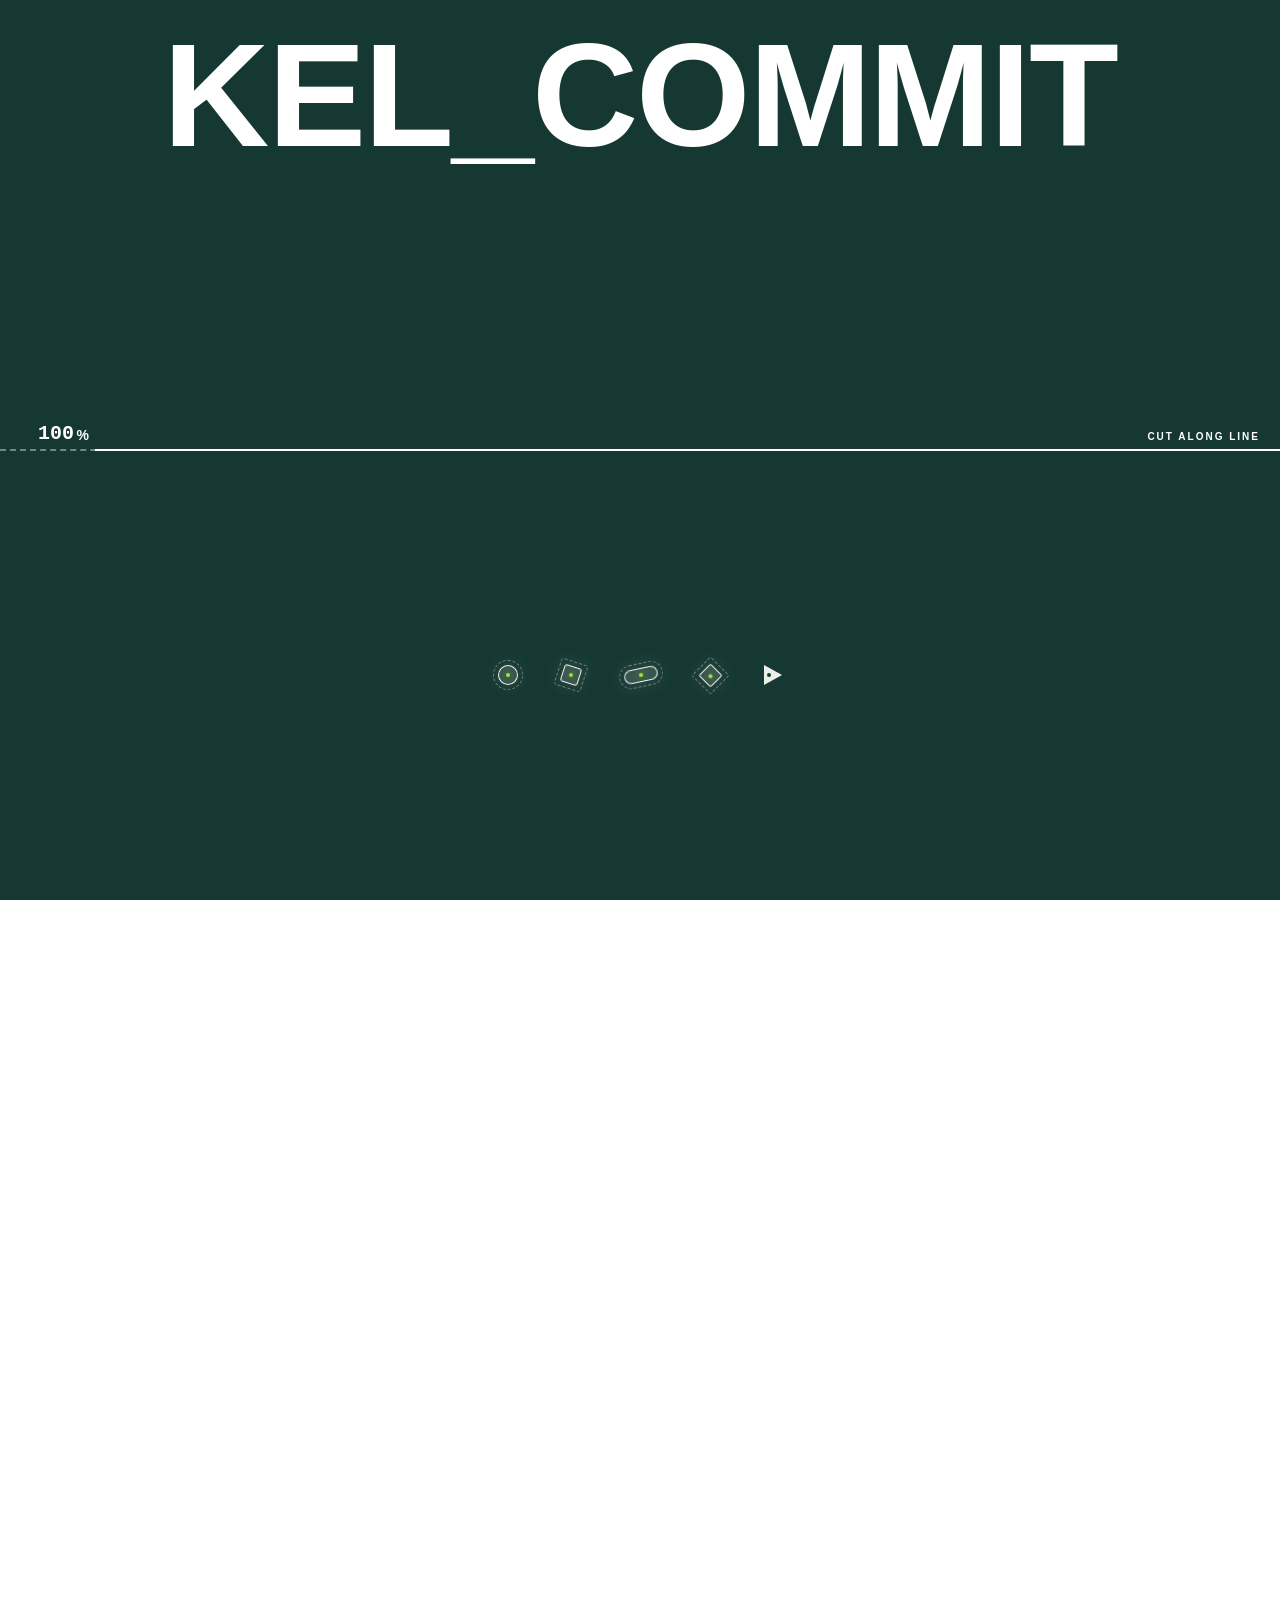
<file: index.html>
<!DOCTYPE html>
<html lang="id">
<head>
    <meta charset="UTF-8">
    <meta name="viewport" content="width=device-width, initial-scale=1.0">
    <title>KEL_COMMIT — Navigator of Code History</title>
    <link rel="stylesheet" href="css/style.css">
</head>
<body>
    <!-- Loader Overlay: Dikunci di atas viewport selama inisialisasi dan dihapus dari DOM saat transisi selesai -->
    <div id="loader" aria-hidden="true">
        <div class="loader-half loader-top">
            <div class="text-mask">
                <h1 class="loader-text" id="loader-text">KEL_COMMIT</h1>
            </div>
        </div>

        <div class="loader-divider">
            <div class="solid-line"></div>
            <div class="static-indicator">
                <div class="slot-machine">
                    <div class="slot-strip" id="slot-strip"></div>
                </div>
                <span class="slot-percent">%</span>
            </div>
            <div class="scissor-wrapper" id="scissor-wrapper">
                <div class="scissor">✂</div>
            </div>
            <span class="cut-text">CUT ALONG LINE</span>
        </div>

        <div class="loader-half loader-bottom">
            <div class="geometry-nodes-wrapper" id="geometry-wrapper">
                <div class="geo-shape circle"></div>
                <div class="geo-shape square"></div>
                <div class="geo-shape pill"></div>
                <div class="geo-shape diamond"></div>
                <div class="geo-shape triangle"></div>
            </div>
        </div>
    </div>

    <main id="main-content" class="page-stage">
        <header class="site-header">
            <a href="#" class="brand-logo" aria-label="Kel Commit Home">
                <svg class="brand-icon" viewBox="0 0 48 48" fill="none" xmlns="http://www.w3.org/2000/svg">
                    <circle cx="21" cy="21" r="14" stroke="#0d6356" stroke-width="3.5"/>
                    <path d="M13 21a8 8 0 0 1 8-8" stroke="#7ab800" stroke-width="3" stroke-linecap="round"/>
                    <circle cx="21" cy="21" r="4.5" fill="#0d6356"/>
                    <path d="M31 31L42 42" stroke="#7ab800" stroke-width="3.5" stroke-linecap="round"/>
                </svg>
                <div class="brand-text">
                    <span class="brand-title">KEL_COMMIT</span>
                    <span class="brand-sub">RESEARCH &amp; VERSIONING</span>
                </div>
            </a>

            <nav class="main-nav" aria-label="Navigasi Utama">
                <a href="#commit-architecture" class="nav-link">Anatomy</a>
                <a href="#commit-lifecycle" class="nav-link">Lifecycle</a>
                <a href="#commit-pillars" class="nav-link">Pillars</a>
                <a href="#contributors-section" class="nav-link">Contributors</a>
            </nav>

            <div class="header-actions">
                <a href="https://github.com/Rheza-FA/kel_commit" target="_blank" rel="noopener noreferrer" class="btn-contact">
                    <span>Repository</span>
                    <span class="btn-arrow">→</span>
                </a>
                <button class="btn-globe" aria-label="Pilih Bahasa">
                    <svg viewBox="0 0 24 24" width="21" height="21" stroke="currentColor" stroke-width="1.5" fill="none">
                        <circle cx="12" cy="12" r="10"/>
                        <path d="M2 12h20M12 2a15.3 15.3 0 0 1 4 10 15.3 15.3 0 0 1-4 10 15.3 15.3 0 0 1-4-10 15.3 15.3 0 0 1 4-10z"/>
                    </svg>
                </button>
            </div>
        </header>

        <!-- Kanvas vektor lintasan diagonal yang menghubungkan titik awal Hero dengan soket pendaratan Section 2 -->
        <svg class="trajectory-svg" id="trajectory-svg" aria-hidden="true">
            <line id="traj-line-outside" x1="0" y1="0" x2="0" y2="0" stroke="rgba(13, 99, 86, 0.32)" stroke-width="1.2" />
        </svg>

        <!-- Artefak 3D Commit Core: Digerakkan secara dinamis melalui interpolasi scroll dari #artifact-origin ke #artifact-target -->
        <div class="commit-artifact-mover" id="commit-artifact" aria-hidden="true">
            <div class="artifact-3d-body" id="artifact-3d-body">
                <svg class="commit-core-svg" viewBox="0 0 380 380" fill="none" xmlns="http://www.w3.org/2000/svg">
                    <defs>
                        <linearGradient id="casing-metal" x1="10%" y1="5%" x2="90%" y2="95%">
                            <stop offset="0%" stop-color="#ffffff"/>
                            <stop offset="30%" stop-color="#e5ecea"/>
                            <stop offset="68%" stop-color="#9cb0ab"/>
                            <stop offset="100%" stop-color="#2c4e47"/>
                        </linearGradient>
                        <linearGradient id="side-extrusion" x1="0%" y1="0%" x2="100%" y2="100%">
                            <stop offset="0%" stop-color="#768c86"/>
                            <stop offset="50%" stop-color="#284d45"/>
                            <stop offset="100%" stop-color="#0b2923"/>
                        </linearGradient>
                        <linearGradient id="bevel-ring" x1="90%" y1="10%" x2="10%" y2="90%">
                            <stop offset="0%" stop-color="#1d443c"/>
                            <stop offset="45%" stop-color="#d8e2df"/>
                            <stop offset="100%" stop-color="#ffffff"/>
                        </linearGradient>
                        <radialGradient id="chamber-green" cx="48%" cy="42%" r="58%">
                            <stop offset="0%" stop-color="#196658"/>
                            <stop offset="65%" stop-color="#0a3d34"/>
                            <stop offset="100%" stop-color="#05211c"/>
                        </radialGradient>
                        <filter id="artifact-shadow" x="-25%" y="-20%" width="150%" height="150%">
                            <feDropShadow dx="10" dy="20" stdDeviation="14" flood-color="#07221d" flood-opacity="0.38"/>
                        </filter>
                    </defs>

                    <ellipse cx="198" cy="200" rx="154" ry="154" fill="url(#side-extrusion)" filter="url(#artifact-shadow)"/>
                    <ellipse cx="193" cy="195" rx="154" ry="154" fill="#526b65"/>

                    <circle cx="186" cy="186" r="154" fill="url(#casing-metal)" stroke="#ffffff" stroke-width="2"/>
                    <circle cx="186" cy="186" r="136" fill="url(#bevel-ring)" stroke="#627b74" stroke-width="1"/>
                    <circle cx="186" cy="186" r="127" fill="#eef3f1" stroke="#b9c8c4" stroke-width="1.5"/>
                    <circle cx="186" cy="186" r="113" fill="url(#chamber-green)" stroke="#88a39c" stroke-width="1.5"/>

                    <circle cx="186" cy="186" r="96" stroke="rgba(255,255,255,0.18)" stroke-width="1" stroke-dasharray="3 5"/>
                    <circle cx="186" cy="186" r="68" stroke="rgba(255,255,255,0.22)" stroke-width="1"/>
                    <circle cx="186" cy="186" r="38" stroke="rgba(163,230,53,0.35)" stroke-width="1" stroke-dasharray="2 4"/>
                    <line x1="73" y1="186" x2="299" y2="186" stroke="rgba(255,255,255,0.16)" stroke-width="1"/>
                    <line x1="186" y1="73" x2="186" y2="299" stroke="rgba(255,255,255,0.16)" stroke-width="1"/>

                    <g fill="#1c3f38" font-family="monospace" font-size="9.5" font-weight="700" text-anchor="middle">
                        <text x="186" y="68">HEAD</text>
                        <text x="307" y="189">0x4F</text>
                        <text x="186" y="311">MAIN</text>
                        <text x="65" y="189">0xA2</text>
                    </g>

                    <g id="artifact-rotor" style="transform-origin: 186px 186px;">
                        <path d="M186 186 C152 162, 134 138, 124 106" stroke="#a3e635" stroke-width="3" stroke-linecap="round"/>
                        <path d="M186 186 C220 210, 238 234, 248 266" stroke="rgba(255,255,255,0.75)" stroke-width="2.5" stroke-linecap="round"/>

                        <polygon points="78,186 176,178 186,186 176,194" fill="#d3e0dd"/>
                        <polygon points="294,186 196,178 186,186 196,194" fill="#8ea7a1"/>

                        <polygon points="186,52 197,174 186,186 175,174" fill="#ffffff"/>
                        <polygon points="186,52 197,174 186,186" fill="#d9e5e2"/>
                        <polygon points="186,52 190,82 182,82" fill="#8fd119"/>

                        <polygon points="186,320 197,198 186,186 175,198" fill="#9eb5af"/>
                        <polygon points="186,320 186,186 175,198" fill="#6b8780"/>

                        <circle cx="124" cy="106" r="6.5" fill="#a3e635" stroke="#082f28" stroke-width="2"/>
                        <circle cx="248" cy="266" r="5.5" fill="#ffffff" stroke="#082f28" stroke-width="2"/>
                    </g>

                    <circle cx="186" cy="186" r="24" fill="#d8a632" stroke="#ffffff" stroke-width="1.5" stroke-dasharray="4 2"/>
                    <circle cx="186" cy="186" r="17" fill="#eef4f2" stroke="#204941" stroke-width="2"/>
                    <circle cx="186" cy="186" r="7" fill="#7ab800"/>
                </svg>
            </div>
        </div>

        <!-- Section 1: Hero dengan sistem dual-layer clip-path untuk inversi warna teks secara sub-piksel saat kartu hijau melebar -->
        <section class="hero-section" id="hero-section">
            <div class="hero-container" id="hero-container">
                <div class="hero-copy hero-copy-dark" id="hero-copy-dark">
                    <h2 class="hero-title">
                        <span class="hero-line" data-blur-text>Navigator of Commit History</span>
                        <span class="hero-line hero-line-second" data-blur-text>KEL_COMMIT</span>
                    </h2>
                    <div class="scroll-down-box">
                        <div class="scroll-line-track">
                            <span class="scroll-line-fill"></span>
                        </div>
                        <span class="scroll-text">Scroll Down</span>
                    </div>
                </div>

                <div class="hero-green-card" id="hero-green-card">
                    <svg class="card-blueprint-svg" id="card-blueprint-svg" viewBox="0 0 1400 720" preserveAspectRatio="none" aria-hidden="true">
                        <line id="bp-vline" x1="1000" y1="0" x2="1000" y2="720" stroke="rgba(255,255,255,0.13)" stroke-width="1"/>
                        <line id="bp-hline" x1="0" y1="360" x2="1400" y2="360" stroke="rgba(255,255,255,0.13)" stroke-width="1"/>
                        <line id="bp-diag-dashed" x1="650" y1="0" x2="1350" y2="720" stroke="rgba(255,255,255,0.15)" stroke-width="1" stroke-dasharray="5 6"/>

                        <circle id="bp-c1" cx="1000" cy="360" r="190" stroke="rgba(255,255,255,0.14)" stroke-width="1" fill="none"/>
                        <circle id="bp-c2" cx="1000" cy="360" r="285" stroke="rgba(255,255,255,0.18)" stroke-width="1" stroke-dasharray="4 6" fill="none"/>
                        <circle id="bp-c3" cx="1000" cy="360" r="395" stroke="rgba(255,255,255,0.12)" stroke-width="1" fill="none"/>

                        <line id="bp-main-trajectory" x1="1380" y1="0" x2="500" y2="720" stroke="rgba(255,255,255,0.68)" stroke-width="1.4"/>
                    </svg>

                    <div class="artifact-origin-anchor" id="artifact-origin">
                        <svg class="ghost-artifact-svg" viewBox="0 0 380 380" fill="none">
                            <circle cx="195" cy="197" r="154" stroke="rgba(255,255,255,0.12)" stroke-width="1.5"/>
                            <circle cx="186" cy="186" r="154" stroke="rgba(255,255,255,0.22)" stroke-width="2"/>
                            <circle cx="186" cy="186" r="136" stroke="rgba(255,255,255,0.16)" stroke-width="8"/>
                            <circle cx="186" cy="186" r="113" stroke="rgba(255,255,255,0.2)" stroke-width="1.5"/>
                            <circle cx="186" cy="186" r="68" stroke="rgba(255,255,255,0.14)" stroke-width="1" stroke-dasharray="4 6"/>
                            <polygon points="186,52 197,174 294,186 197,198 186,320 175,198 78,186 175,174" fill="rgba(255,255,255,0.11)" stroke="rgba(255,255,255,0.22)" stroke-width="1"/>
                            <circle cx="186" cy="186" r="22" stroke="rgba(255,255,255,0.24)" stroke-width="2"/>
                        </svg>
                    </div>
                </div>

                <div class="hero-copy hero-copy-light" id="hero-copy-light" aria-hidden="true">
                    <h2 class="hero-title">
                        <span class="hero-line" data-blur-text>Navigator of Commit History</span>
                        <span class="hero-line hero-line-second" data-blur-text>KEL_COMMIT</span>
                    </h2>
                    <div class="scroll-down-box">
                        <div class="scroll-line-track">
                            <span class="scroll-line-fill"></span>
                        </div>
                        <span class="scroll-text">Scroll Down</span>
                    </div>
                </div>
            </div>
        </section>

        <!-- Section 2: Penjelasan Arsitektur Git Commit (X-Ray Inspector, 3-Stage Pipeline, dan 4 Core Pillars) -->
        <section class="commit-architecture-section" id="commit-architecture">
            <div class="artifact-docking-pedestal">
                <div class="docking-axis-line" aria-hidden="true"></div>
                <div class="docking-ring docking-ring-outer" aria-hidden="true"></div>
                <div class="docking-ring docking-ring-inner" aria-hidden="true"></div>
                <div class="artifact-target-anchor" id="artifact-target"></div>
            </div>

            <div class="architecture-container">
                <header class="section-header">
                    <div class="eyebrow-badge">
                        <span class="eyebrow-dot"></span>
                        <span>01 // FUNDAMENTAL VERSION CONTROL ARCHITECTURE</span>
                    </div>
                    <h3 class="section-title">
                        Apa Itu <span class="title-highlight">Commit</span> pada Git?
                    </h3>
                    <p class="section-lead">
                        Lebih dari sekadar titik simpan biasa—sebuah <strong>commit</strong> adalah kapsul waktu kriptografis yang merekam keadaan utuh (<em>snapshot</em>) seluruh proyek Anda pada satu titik waktu, terikat secara permanen dalam rantai riwayat yang tidak dapat dipalsukan.
                    </p>
                </header>

                <!-- X-Ray Inspector: Membedah struktur internal objek commit melalui atribut data-layer -->
                <div class="xray-bento-shell">
                    <div class="xray-header-bar">
                        <div class="xray-meta">
                            <span class="xray-tag">OBJECT INSPECTOR</span>
                            <span class="xray-cmd">$ git cat-file -p HEAD</span>
                        </div>
                        <span class="xray-hint">Pilih lapisan anatomi di bawah untuk membedah memori internal Git</span>
                    </div>

                    <div class="xray-split-grid">
                        <div class="xray-controls" role="tablist" aria-label="Lapisan Anatomi Commit">
                            <button type="button" class="xray-layer-btn active" data-layer="hash" role="tab" aria-selected="true">
                                <span class="layer-index">01</span>
                                <div class="layer-info">
                                    <span class="layer-name">SHA-1 Cryptographic Checksum</span>
                                    <span class="layer-brief">Sidik jari digital unik 40-karakter heksadesimal</span>
                                </div>
                                <span class="layer-hash-pill">4f9a8c2</span>
                            </button>

                            <button type="button" class="xray-layer-btn" data-layer="tree" role="tab" aria-selected="false">
                                <span class="layer-index">02</span>
                                <div class="layer-info">
                                    <span class="layer-name">Root Tree Pointer (Snapshot)</span>
                                    <span class="layer-brief">Peta struktur direktori &amp; file (blob) utuh</span>
                                </div>
                                <span class="layer-hash-pill">8c3d1a9</span>
                            </button>

                            <button type="button" class="xray-layer-btn" data-layer="parent" role="tab" aria-selected="false">
                                <span class="layer-index">03</span>
                                <div class="layer-info">
                                    <span class="layer-name">Parent Commit Lineage</span>
                                    <span class="layer-brief">Penunjuk rantai kronologis ke commit sebelumnya</span>
                                </div>
                                <span class="layer-hash-pill">1a0e9f4</span>
                            </button>

                            <button type="button" class="xray-layer-btn" data-layer="author" role="tab" aria-selected="false">
                                <span class="layer-index">04</span>
                                <div class="layer-info">
                                    <span class="layer-name">Author, Timestamp &amp; Atomic Intent</span>
                                    <span class="layer-brief">Identitas pembuat, waktu presisi, dan pesan konvensional</span>
                                </div>
                                <span class="layer-hash-pill">feat(ui)</span>
                            </button>
                        </div>

                        <div class="xray-viewport">
                            <div class="terminal-blueprint">
                                <div class="code-line is-highlighted" data-code-layer="hash">
                                    <span class="c-key">commit</span> <span class="c-hash">4f9a8c2d7e1b6039f8a52c4e91d0b7e6a3c8f102</span> <span class="c-ref">(HEAD -&gt; branch-rheza)</span>
                                </div>
                                <div class="code-line" data-code-layer="tree">
                                    <span class="c-key">tree</span>   <span class="c-tree">8c3d1a9f04b2e7c16d5a908f3e2b1c4d7a6e9051</span>
                                </div>
                                <div class="code-line" data-code-layer="parent">
                                    <span class="c-key">parent</span> <span class="c-parent">1a0e9f4b8c2d7e6a5f301928374655abcd1234ef</span> <span class="c-ref">(origin/develop)</span>
                                </div>
                                <div class="code-line" data-code-layer="author">
                                    <span class="c-key">author</span> <span class="c-val">Rheza F. A. &lt;rheza@kel-commit.dev&gt; 1760800000 +0800</span>
                                </div>
                                <div class="code-line code-msg" data-code-layer="author">
                                    <span class="c-msg">feat(landing): bangun arsitektur interaktif penjelasan git commit</span>
                                </div>
                            </div>

                            <div class="dag-schematic">
                                <div class="dag-node dag-parent" data-node-layer="parent">
                                    <span class="dag-badge">PARENT</span>
                                    <span class="dag-id">1a0e9f4</span>
                                </div>
                                <div class="dag-connector" data-node-layer="parent">←</div>
                                <div class="dag-node dag-current is-active" data-node-layer="hash">
                                    <span class="dag-badge">COMMIT (HEAD)</span>
                                    <span class="dag-id">4f9a8c2</span>
                                </div>
                                <div class="dag-connector" data-node-layer="tree">→</div>
                                <div class="dag-node dag-tree" data-node-layer="tree">
                                    <span class="dag-badge">ROOT TREE</span>
                                    <span class="dag-id">index.html, css/, js/</span>
                                </div>
                            </div>

                            <div class="xray-insight-box" id="xray-insight-box">
                                <div class="insight-header">
                                    <span class="insight-badge" id="insight-badge">LAPISAN 01 // IDENTITAS KRIPTOGRAFIS</span>
                                </div>
                                <h4 class="insight-title" id="insight-title">SHA-1 / SHA-256 Checksum Hash</h4>
                                <p class="insight-desc" id="insight-desc">
                                    Setiap commit tidak dinamai dengan angka urut (1, 2, 3), melainkan dikalkulasi menggunakan fungsi hash kriptografis dari seluruh isi file, struktur direktori, dan riwayat sebelumnya. Jika satu titik koma saja diubah di dalam kode, hash ini akan berubah total—menjamin integritas mutlak tanpa risiko manipulasi diam-diam.
                                </p>
                            </div>
                        </div>
                    </div>
                </div>

                <div class="lifecycle-banner" id="commit-lifecycle">
                    <div class="lifecycle-intro">
                        <span class="lifecycle-tag">PIPELINE WORKFLOW</span>
                        <h4 class="lifecycle-heading">Bagaimana File Bertransformasi Menjadi Commit?</h4>
                        <p class="lifecycle-sub">Git memisahkan area kerja menjadi tiga ruang isolasi agar Anda dapat menyusun <em>atomic commit</em> yang presisi sebelum menguncinya ke dalam riwayat repositori.</p>
                    </div>

                    <div class="lifecycle-stages">
                        <div class="stage-step">
                            <div class="stage-top">
                                <span class="stage-num">STAGE 01</span>
                                <span class="stage-status status-modified">Modified</span>
                            </div>
                            <h5 class="stage-name">Working Directory</h5>
                            <p class="stage-text">Ruang pasir lokal di mana Anda menulis, memodifikasi, atau menghapus kode secara bebas di editor (VS Code) tanpa memengaruhi riwayat Git.</p>
                            <div class="stage-footer">
                                <code>index.html (untracked/modified)</code>
                            </div>
                        </div>

                        <div class="stage-arrow" aria-hidden="true">
                            <span class="cmd-pill">git add</span>
                            <svg viewBox="0 0 24 24" width="20" height="20" stroke="currentColor" stroke-width="2" fill="none">
                                <path d="M5 12h14M13 6l6 6-6 6" stroke-linecap="round" stroke-linejoin="round"/>
                            </svg>
                        </div>

                        <div class="stage-step">
                            <div class="stage-top">
                                <span class="stage-num">STAGE 02</span>
                                <span class="stage-status status-staged">Staged</span>
                            </div>
                            <h5 class="stage-name">Staging Area (Index)</h5>
                            <p class="stage-text">Ruang kurasi tempat Anda memilih secara spesifik perubahan mana saja yang layak masuk ke dalam satu paket <em>snapshot</em> logis berikutnya.</p>
                            <div class="stage-footer">
                                <code>.git/index (siap dibungkus)</code>
                            </div>
                        </div>

                        <div class="stage-arrow" aria-hidden="true">
                            <span class="cmd-pill cmd-pill-primary">git commit</span>
                            <svg viewBox="0 0 24 24" width="20" height="20" stroke="currentColor" stroke-width="2" fill="none">
                                <path d="M5 12h14M13 6l6 6-6 6" stroke-linecap="round" stroke-linejoin="round"/>
                            </svg>
                        </div>

                        <div class="stage-step stage-step-final">
                            <div class="stage-top">
                                <span class="stage-num">STAGE 03</span>
                                <span class="stage-status status-committed">Immutable</span>
                            </div>
                            <h5 class="stage-name">Local Repository (.git)</h5>
                            <p class="stage-text">Keadaan di Staging Area dibekukan secara permanen menjadi objek commit ber-hash SHA-1 dan diikat ke cabang aktif Anda.</p>
                            <div class="stage-footer">
                                <code>HEAD -&gt; branch-rheza [4f9a8c2]</code>
                            </div>
                        </div>
                    </div>
                </div>

                <div class="pillars-grid" id="commit-pillars">
                    <article class="pillar-card">
                        <span class="corner-crosshair top-left" aria-hidden="true">+</span>
                        <span class="corner-crosshair top-right" aria-hidden="true">+</span>
                        <div class="pillar-top">
                            <span class="pillar-num">PILLAR // 01</span>
                            <svg class="pillar-svg" viewBox="0 0 48 48" fill="none">
                                <rect x="6" y="10" width="36" height="28" rx="4" stroke="#0b6457" stroke-width="2"/>
                                <circle cx="24" cy="24" r="7" stroke="#7ab800" stroke-width="2.2"/>
                                <path d="M14 10V6M34 10V6" stroke="#0b6457" stroke-width="2" stroke-linecap="round"/>
                            </svg>
                        </div>
                        <h4 class="pillar-title">Snapshot Utuh, Bukan Sekadar Selisih (Diff)</h4>
                        <p class="pillar-body">
                            Berbeda dengan sistem versi lama yang hanya menyimpan daftar baris yang berubah (<em>delta-based</em>), setiap commit di Git memotret kondisi seluruh file proyek. Untuk file yang tidak berubah, Git cukup membuat tautan referensi (<em>pointer</em>) ke file lama sehingga sangat cepat dan hemat memori.
                        </p>
                        <div class="pillar-spec">
                            <span>DATA MODEL</span>
                            <strong>Directed Acyclic Graph (DAG)</strong>
                        </div>
                    </article>

                    <article class="pillar-card">
                        <span class="corner-crosshair top-left" aria-hidden="true">+</span>
                        <span class="corner-crosshair top-right" aria-hidden="true">+</span>
                        <div class="pillar-top">
                            <span class="pillar-num">PILLAR // 02</span>
                            <svg class="pillar-svg" viewBox="0 0 48 48" fill="none">
                                <path d="M24 6L38 12V23C38 32.5 31.8 40.3 24 43C16.2 40.3 10 32.5 10 23V12L24 6Z" stroke="#0b6457" stroke-width="2"/>
                                <path d="M18 24L22 28L30 20" stroke="#7ab800" stroke-width="2.5" stroke-linecap="round" stroke-linejoin="round"/>
                            </svg>
                        </div>
                        <h4 class="pillar-title">Immutability &amp; Jaminan Anti-Korupsi Data</h4>
                        <p class="pillar-body">
                            Karena setiap commit mengunci hash dari commit induknya (<em>parent</em>), struktur riwayat bekerja menyerupai <em>Merkle Tree</em>. Tidak ada satu pun anggota tim yang dapat mengubah riwayat masa lalu tanpa mengubah hash seluruh commit setelahnya.
                        </p>
                        <div class="pillar-spec">
                            <span>VERIFICATION</span>
                            <strong>SHA-1 / SHA-256 Checksum</strong>
                        </div>
                    </article>

                    <article class="pillar-card">
                        <span class="corner-crosshair top-left" aria-hidden="true">+</span>
                        <span class="corner-crosshair top-right" aria-hidden="true">+</span>
                        <div class="pillar-top">
                            <span class="pillar-num">PILLAR // 03</span>
                            <svg class="pillar-svg" viewBox="0 0 48 48" fill="none">
                                <circle cx="14" cy="36" r="4" stroke="#0b6457" stroke-width="2"/>
                                <circle cx="14" cy="12" r="4" stroke="#0b6457" stroke-width="2"/>
                                <circle cx="34" cy="20" r="4" stroke="#7ab800" stroke-width="2.2"/>
                                <path d="M14 32V16M14 28C14 22 34 26 34 24" stroke="#0b6457" stroke-width="2" stroke-linecap="round"/>
                            </svg>
                        </div>
                        <h4 class="pillar-title">Fondasi Isolasi Branch &amp; Kolaborasi Tim</h4>
                        <p class="pillar-body">
                            Branch di Git sejatinya hanyalah sebuah penunjuk ringan (<em>lightweight movable pointer</em>) yang mengarah ke satu commit spesifik. Hal ini memungkinkan 5 kolaborator bekerja di branch masing-masing secara simultan tanpa menduplikasi folder proyek.
                        </p>
                        <div class="pillar-spec">
                            <span>BRANCH OVERHEAD</span>
                            <strong>41 Bytes Pointer File</strong>
                        </div>
                    </article>

                    <article class="pillar-card">
                        <span class="corner-crosshair top-left" aria-hidden="true">+</span>
                        <span class="corner-crosshair top-right" aria-hidden="true">+</span>
                        <div class="pillar-top">
                            <span class="pillar-num">PILLAR // 04</span>
                            <svg class="pillar-svg" viewBox="0 0 48 48" fill="none">
                                <path d="M12 18L18 24L12 30M22 30H34" stroke="#7ab800" stroke-width="2.2" stroke-linecap="round" stroke-linejoin="round"/>
                                <rect x="6" y="8" width="36" height="32" rx="4" stroke="#0b6457" stroke-width="2"/>
                            </svg>
                        </div>
                        <h4 class="pillar-title">Atomic Commit &amp; Mesin Waktu (Time-Travel)</h4>
                        <p class="pillar-body">
                            Dengan disiplin <em>Atomic Commit</em> (satu commit untuk satu perubahan logis) dan <em>Conventional Commits</em>, tim dapat membaca kronologi arsitektur dengan jelas, melacak sumber bug secara instan (<code>git bisect</code>), atau melakukan <code>git revert</code> dengan aman.
                        </p>
                        <div class="pillar-spec">
                            <span>STANDARD CONVENTION</span>
                            <strong>feat / fix / chore / refactor</strong>
                        </div>
                    </article>
                </div>
            </div>
        </section>

        <!-- Section 3: Sticky 3D Scroll-Flip Contributors (Kartu naik secara bertahap dan berputar 180deg pada sumbu Y mengikuti progres scroll) -->
        <section class="contributors-scroll-section" id="contributors-section" aria-label="Anggota Tim Kel Commit">
            <div class="contributors-sticky-stage">
                <div class="contributors-top-bar" id="contributors-top-bar">
                    <span class="contributors-pill-badge">Our Contributors</span>
                </div>

                <div class="contributors-cards-row" id="contributors-cards-row">
                    <!-- Contributor 01: Rheza -->
                    <a href="pages/rheza.html" class="flip-card-slot" data-card-index="0" data-tilt="-4.2" aria-label="Buka profil Rheza">
                        <div class="flip-card-3d">
                            <div class="card-face card-face-back">
                                <div class="back-top-row">
                                    <div class="back-matrix-block">
                                        <svg class="matrix-svg" viewBox="0 0 36 24" fill="none">
                                            <rect x="0" y="0" width="6" height="6" fill="#ffffff"/>
                                            <rect x="10" y="0" width="6" height="6" fill="#ffffff"/>
                                            <rect x="20" y="0" width="6" height="6" fill="#ffffff"/>
                                            <rect x="30" y="0" width="6" height="6" fill="#7ab800"/>
                                            <rect x="5" y="9" width="6" height="6" fill="#ffffff"/>
                                            <rect x="15" y="9" width="6" height="6" fill="#ffffff"/>
                                            <rect x="25" y="9" width="6" height="6" fill="#ffffff"/>
                                            <rect x="0" y="18" width="6" height="6" fill="#ffffff"/>
                                            <rect x="10" y="18" width="6" height="6" fill="#7ab800"/>
                                            <rect x="20" y="18" width="6" height="6" fill="#ffffff"/>
                                            <rect x="30" y="18" width="6" height="6" fill="#ffffff"/>
                                        </svg>
                                        <span class="back-serial">KEL/DEV.01-RHZ</span>
                                    </div>
                                    <span class="back-star">✦</span>
                                </div>
                                <div class="back-center-code">RHZ</div>
                                <div class="back-bottom-row">
                                    <div class="back-divider"></div>
                                    <div class="back-meta">
                                        <span>HEAD // BRANCH-RHEZA</span>
                                        <span>SHA: 4F9A8C</span>
                                    </div>
                                </div>
                            </div>

                            <div class="card-face card-face-front">
                                <div class="ticket-upper">
                                    <div class="ticket-header">
                                        <h4 class="member-name">Rheza</h4>
                                        <p class="member-bio">Software Engineering student focused on full-stack development ranging from low-level programming to frontend development.</p>
                                    </div>
                                    <ul class="member-specs">
                                        <li><span class="spec-sq"></span>TypeScript</li>
                                        <li><span class="spec-sq"></span>Dart</li>
                                        <li><span class="spec-sq"></span>React</li>
                                    </ul>
                                </div>

                                <div class="ticket-waist" aria-hidden="true">
                                    <span class="waist-notch notch-left"></span>
                                    <span class="waist-dashed-line"></span>
                                    <span class="waist-notch notch-right"></span>
                                </div>

                                <div class="ticket-stub">
                                    <div class="stub-meta-row">
                                        <span class="stub-label">COMMITS MERGED:</span>
                                        <span class="stub-val">#01 // 48 COMMITS</span>
                                    </div>
                                    <div class="stub-action-zone">
                                        <div class="stub-barcode" aria-hidden="true"></div>
                                        <div class="stub-cta-btn">
                                            <span>Inspect Profile</span>
                                            <span>→</span>
                                        </div>
                                    </div>
                                    <span class="stub-footnote">100% ATOMIC &amp; HUMAN-ENGINEERED</span>
                                </div>
                            </div>
                        </div>
                    </a>

                    <!-- Contributor 02: Gus Dika -->
                    <a href="pages/gusdika.html" class="flip-card-slot" data-card-index="1" data-tilt="3.4" aria-label="Buka profil Gus Dika">
                        <div class="flip-card-3d">
                            <div class="card-face card-face-back">
                                <div class="back-top-row">
                                    <div class="back-matrix-block">
                                        <svg class="matrix-svg" viewBox="0 0 36 24" fill="none">
                                            <rect x="0" y="0" width="6" height="6" fill="#ffffff"/>
                                            <rect x="15" y="0" width="6" height="6" fill="#7ab800"/>
                                            <rect x="30" y="0" width="6" height="6" fill="#ffffff"/>
                                            <rect x="5" y="9" width="6" height="6" fill="#ffffff"/>
                                            <rect x="20" y="9" width="6" height="6" fill="#ffffff"/>
                                            <rect x="0" y="18" width="6" height="6" fill="#ffffff"/>
                                            <rect x="10" y="18" width="6" height="6" fill="#ffffff"/>
                                            <rect x="25" y="18" width="6" height="6" fill="#7ab800"/>
                                        </svg>
                                        <span class="back-serial">KEL/DEV.02-GDK</span>
                                    </div>
                                    <span class="back-star">✦</span>
                                </div>
                                <div class="back-center-code">GDK</div>
                                <div class="back-bottom-row">
                                    <div class="back-divider"></div>
                                    <div class="back-meta">
                                        <span>HEAD // BRANCH-GUSDIKA</span>
                                        <span>SHA: 8C3D1A</span>
                                    </div>
                                </div>
                            </div>

                            <div class="card-face card-face-front">
                                <div class="ticket-upper">
                                    <div class="ticket-header">
                                        <h4 class="member-name">Gus Dika</h4>
                                        <p class="member-bio">Frontend Developer focused on slicing UI/UX designs into clean, responsive HTML, CSS, and JavaScript. Ensuring seamless web interactions and smooth integration with Laravel backends.</p>
                                    </div>
                                    <ul class="member-specs">
                                        <li><span class="spec-sq"></span>HTML & CSS</li>
                                        <li><span class="spec-sq"></span>JavaScript</li>
                                        <li><span class="spec-sq"></span>PHP & Laravel</li>
                                    </ul>
                                </div>

                                <div class="ticket-waist" aria-hidden="true">
                                    <span class="waist-notch notch-left"></span>
                                    <span class="waist-dashed-line"></span>
                                    <span class="waist-notch notch-right"></span>
                                </div>

                                <div class="ticket-stub">
                                    <div class="stub-meta-row">
                                        <span class="stub-label">COMMITS MERGED:</span>
                                        <span class="stub-val">#02 // 42 COMMITS</span>
                                    </div>
                                    <div class="stub-action-zone">
                                        <div class="stub-barcode" aria-hidden="true"></div>
                                        <div class="stub-cta-btn">
                                            <span>Inspect Profile</span>
                                            <span>→</span>
                                        </div>
                                    </div>
                                    <span class="stub-footnote">100% ATOMIC &amp; HUMAN-ENGINEERED</span>
                                </div>
                            </div>
                        </div>
                    </a>

                    <!-- Contributor 03: Diah -->
                    <a href="pages/diah.html" class="flip-card-slot" data-card-index="2" data-tilt="-2.8" aria-label="Buka profil Diah">
                        <div class="flip-card-3d">
                            <div class="card-face card-face-back">
                                <div class="back-top-row">
                                    <div class="back-matrix-block">
                                        <svg class="matrix-svg" viewBox="0 0 36 24" fill="none">
                                            <rect x="0" y="0" width="6" height="6" fill="#7ab800"/>
                                            <rect x="10" y="0" width="6" height="6" fill="#ffffff"/>
                                            <rect x="25" y="0" width="6" height="6" fill="#ffffff"/>
                                            <rect x="5" y="9" width="6" height="6" fill="#ffffff"/>
                                            <rect x="15" y="9" width="6" height="6" fill="#ffffff"/>
                                            <rect x="30" y="9" width="6" height="6" fill="#ffffff"/>
                                            <rect x="0" y="18" width="6" height="6" fill="#ffffff"/>
                                            <rect x="20" y="18" width="6" height="6" fill="#7ab800"/>
                                            <rect x="30" y="18" width="6" height="6" fill="#ffffff"/>
                                        </svg>
                                        <span class="back-serial">KEL/DEV.03-DIA</span>
                                    </div>
                                    <span class="back-star">✦</span>
                                </div>
                                <div class="back-center-code">DIA</div>
                                <div class="back-bottom-row">
                                    <div class="back-divider"></div>
                                    <div class="back-meta">
                                        <span>HEAD // BRANCH-DIAH</span>
                                        <span>SHA: 1A0E9F</span>
                                    </div>
                                </div>
                            </div>

                            <div class="card-face card-face-front">
                                <div class="ticket-upper">
                                    <div class="ticket-header">
                                        <h4 class="member-name">Diah</h4>
                                        <p class="member-bio">A Software Engineering Technology student specializing in IT Network Systems Administration, UI/UX Design, and Web Development.</p>
                                    </div>
                                    <ul class="member-specs">
                                        <li><span class="spec-sq"></span>Python</li>
                                        <li><span class="spec-sq"></span>JavaScript</li>
                                        <li><span class="spec-sq"></span>C++</li>
                                    </ul>
                                </div>

                                <div class="ticket-waist" aria-hidden="true">
                                    <span class="waist-notch notch-left"></span>
                                    <span class="waist-dashed-line"></span>
                                    <span class="waist-notch notch-right"></span>
                                </div>

                                <div class="ticket-stub">
                                    <div class="stub-meta-row">
                                        <span class="stub-label">COMMITS MERGED:</span>
                                        <span class="stub-val">#03 // 39 COMMITS</span>
                                    </div>
                                    <div class="stub-action-zone">
                                        <div class="stub-barcode" aria-hidden="true"></div>
                                        <div class="stub-cta-btn">
                                            <span>Inspect Profile</span>
                                            <span>→</span>
                                        </div>
                                    </div>
                                    <span class="stub-footnote">100% ATOMIC &amp; HUMAN-ENGINEERED</span>
                                </div>
                            </div>
                        </div>
                    </a>

                    <!-- Contributor 04: Hendra -->
                    <a href="pages/hendra.html" class="flip-card-slot" data-card-index="3" data-tilt="3.8" aria-label="Buka profil Hendra">
                        <div class="flip-card-3d">
                            <div class="card-face card-face-back">
                                <div class="back-top-row">
                                    <div class="back-matrix-block">
                                        <svg class="matrix-svg" viewBox="0 0 36 24" fill="none">
                                            <rect x="0" y="0" width="6" height="6" fill="#ffffff"/>
                                            <rect x="10" y="0" width="6" height="6" fill="#ffffff"/>
                                            <rect x="30" y="0" width="6" height="6" fill="#7ab800"/>
                                            <rect x="0" y="9" width="6" height="6" fill="#ffffff"/>
                                            <rect x="15" y="9" width="6" height="6" fill="#7ab800"/>
                                            <rect x="25" y="9" width="6" height="6" fill="#ffffff"/>
                                            <rect x="5" y="18" width="6" height="6" fill="#ffffff"/>
                                            <rect x="20" y="18" width="6" height="6" fill="#ffffff"/>
                                            <rect x="30" y="18" width="6" height="6" fill="#ffffff"/>
                                        </svg>
                                        <span class="back-serial">KEL/DEV.04-HND</span>
                                    </div>
                                    <span class="back-star">✦</span>
                                </div>
                                <div class="back-center-code">HND</div>
                                <div class="back-bottom-row">
                                    <div class="back-divider"></div>
                                    <div class="back-meta">
                                        <span>HEAD // BRANCH-HENDRA</span>
                                        <span>SHA: 7B2C5D</span>
                                    </div>
                                </div>
                            </div>

                            <div class="card-face card-face-front">
                                <div class="ticket-upper">
                                    <div class="ticket-header">
                                        <h4 class="member-name">Hendra</h4>
                                        <p class="member-bio">An Information Systems student interested in Web Design, Competitive Programming, Cybersecurity.</p>
                                    </div>
                                    <ul class="member-specs">
                                        <li><span class="spec-sq"></span>C++</li>
                                        <li><span class="spec-sq"></span>Python</li>
                                        <li><span class="spec-sq"></span>Javascript</li>
                                    </ul>
                                </div>

                                <div class="ticket-waist" aria-hidden="true">
                                    <span class="waist-notch notch-left"></span>
                                    <span class="waist-dashed-line"></span>
                                    <span class="waist-notch notch-right"></span>
                                </div>

                                <div class="ticket-stub">
                                    <div class="stub-meta-row">
                                        <span class="stub-label">COMMITS MERGED:</span>
                                        <span class="stub-val">#04 // 36 COMMITS</span>
                                    </div>
                                    <div class="stub-action-zone">
                                        <div class="stub-barcode" aria-hidden="true"></div>
                                        <div class="stub-cta-btn">
                                            <span>Inspect Profile</span>
                                            <span>→</span>
                                        </div>
                                    </div>
                                    <span class="stub-footnote">100% ATOMIC &amp; HUMAN-ENGINEERED</span>
                                </div>
                            </div>
                        </div>
                    </a>

                    <!-- Contributor 05: Jaya -->
                    <a href="pages/jaya.html" class="flip-card-slot" data-card-index="4" data-tilt="-3.5" aria-label="Buka profil Jaya">
                        <div class="flip-card-3d">
                            <div class="card-face card-face-back">
                                <div class="back-top-row">
                                    <div class="back-matrix-block">
                                        <svg class="matrix-svg" viewBox="0 0 36 24" fill="none">
                                            <rect x="0" y="0" width="6" height="6" fill="#ffffff"/>
                                            <rect x="20" y="0" width="6" height="6" fill="#7ab800"/>
                                            <rect x="30" y="0" width="6" height="6" fill="#ffffff"/>
                                            <rect x="5" y="9" width="6" height="6" fill="#ffffff"/>
                                            <rect x="15" y="9" width="6" height="6" fill="#ffffff"/>
                                            <rect x="25" y="9" width="6" height="6" fill="#ffffff"/>
                                            <rect x="0" y="18" width="6" height="6" fill="#7ab800"/>
                                            <rect x="10" y="18" width="6" height="6" fill="#ffffff"/>
                                            <rect x="30" y="18" width="6" height="6" fill="#ffffff"/>
                                        </svg>
                                        <span class="back-serial">KEL/DEV.05-JYA</span>
                                    </div>
                                    <span class="back-star">✦</span>
                                </div>
                                <div class="back-center-code">JYA</div>
                                <div class="back-bottom-row">
                                    <div class="back-divider"></div>
                                    <div class="back-meta">
                                        <span>HEAD // BRANCH-JAYA</span>
                                        <span>SHA: 9E4F1B</span>
                                    </div>
                                </div>
                            </div>

                            <div class="card-face card-face-front">
                                <div class="ticket-upper">
                                    <div class="ticket-header">
                                        <h4 class="member-name">Jaya</h4>
                                        <p class="member-bio">A Computer Science student specializing in IT Networking, System Administration, and Web Development,and software development.</p>
                                    </div>
                                    <ul class="member-specs">
                                        <li><span class="spec-sq"></span>JavaScript</li>
                                        <li><span class="spec-sq"></span>C++</li>
                                        <li><span class="spec-sq"></span>Python</li>
                                    </ul>
                                </div>

                                <div class="ticket-waist" aria-hidden="true">
                                    <span class="waist-notch notch-left"></span>
                                    <span class="waist-dashed-line"></span>
                                    <span class="waist-notch notch-right"></span>
                                </div>

                                <div class="ticket-stub">
                                    <div class="stub-meta-row">
                                        <span class="stub-label">COMMITS MERGED:</span>
                                        <span class="stub-val">#05 // 41 COMMITS</span>
                                    </div>
                                    <div class="stub-action-zone">
                                        <div class="stub-barcode" aria-hidden="true"></div>
                                        <div class="stub-cta-btn">
                                            <span>Inspect Profile</span>
                                            <span>→</span>
                                        </div>
                                    </div>
                                    <span class="stub-footnote">100% ATOMIC &amp; HUMAN-ENGINEERED</span>
                                </div>
                            </div>
                        </div>
                    </a>
                </div>

                <div class="contributors-bottom-caption" id="contributors-bottom-caption">
                    <strong>Quality is non-negotiable.</strong><br>
                    Setiap anggota tim mengelola branch terisolasi dengan standar Atomic &amp; Conventional Commits, memastikan kode yang bersih, terukur, dan bebas konflik.
                </div>
            </div>
        </section>
    </main>

    <button class="back-to-top" id="back-to-top" aria-label="Kembali ke atas">
        <svg viewBox="0 0 24 24" width="18" height="18" stroke="currentColor" stroke-width="2" fill="none">
            <path d="M12 19V5M6 11l6-6 6 6" stroke-linecap="round" stroke-linejoin="round"/>
        </svg>
    </button>

    <script src="js/script.js"></script>
</body>
</html>
</file>
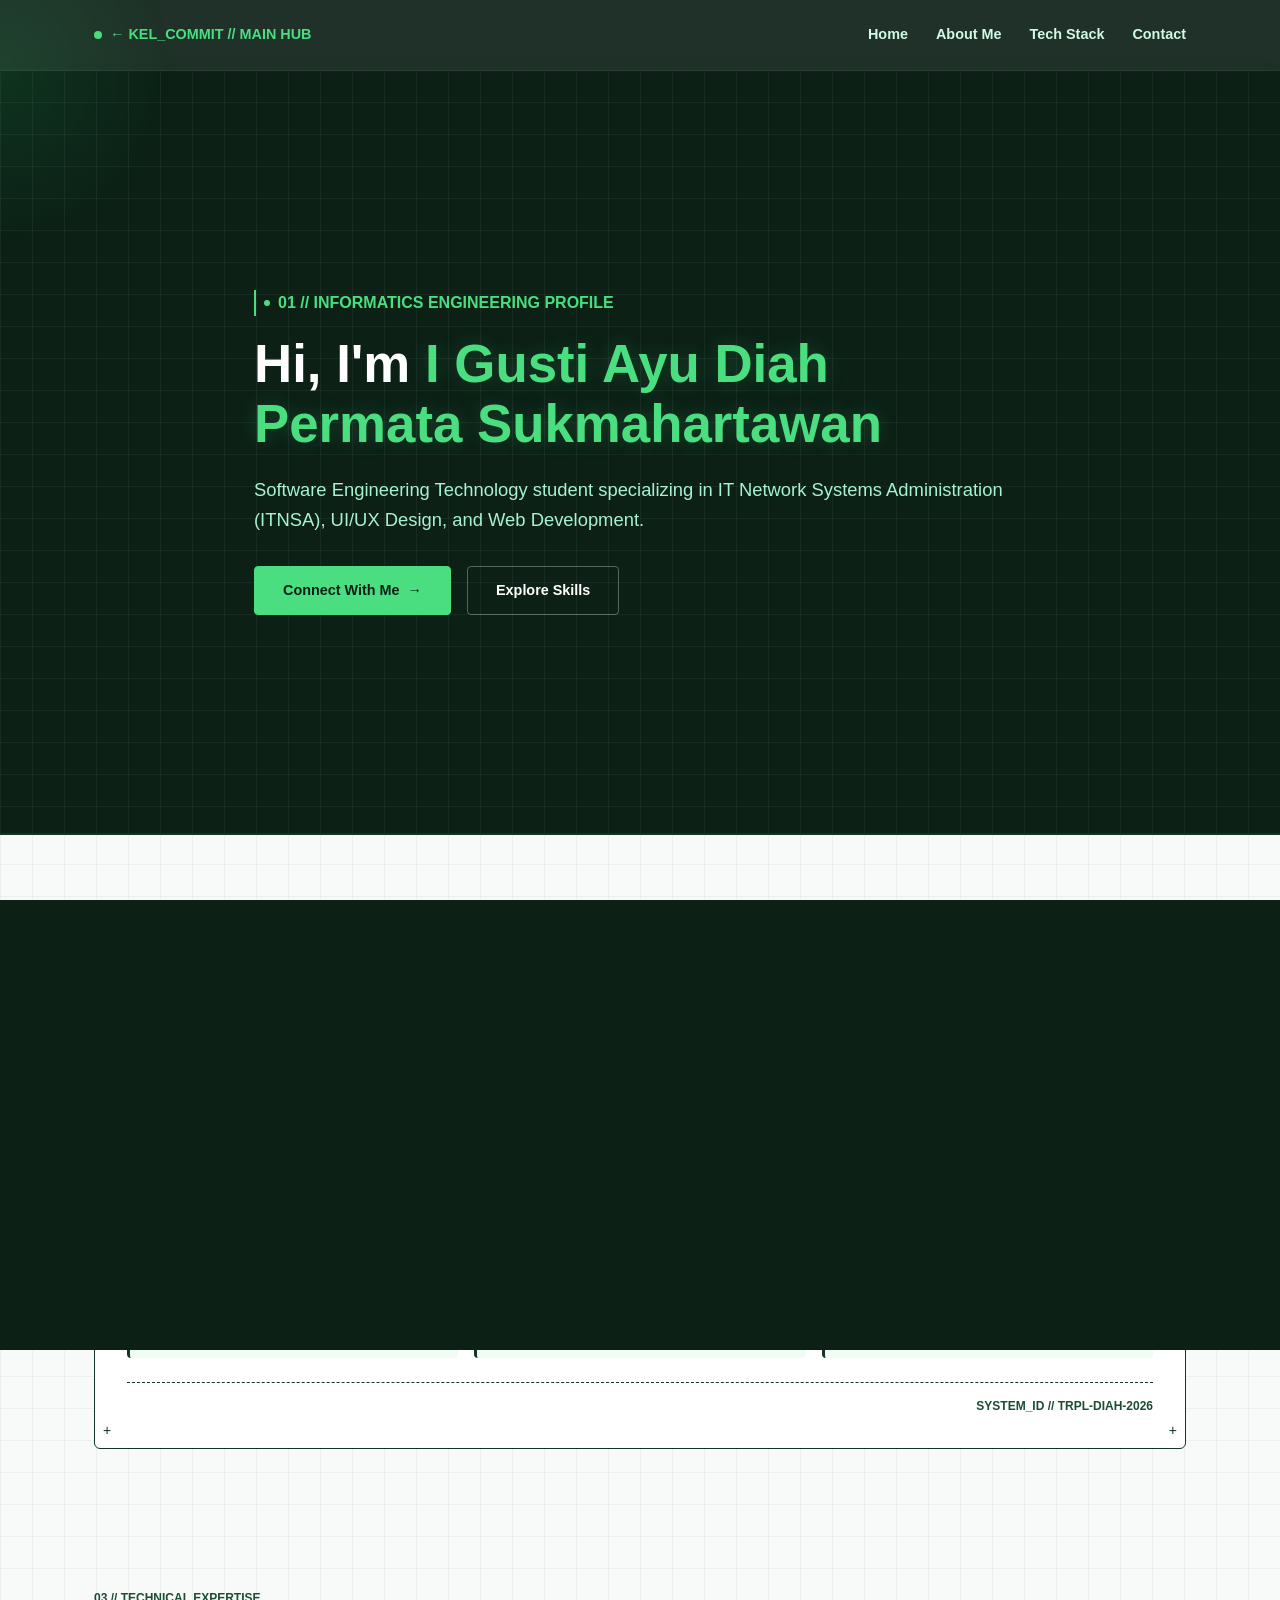
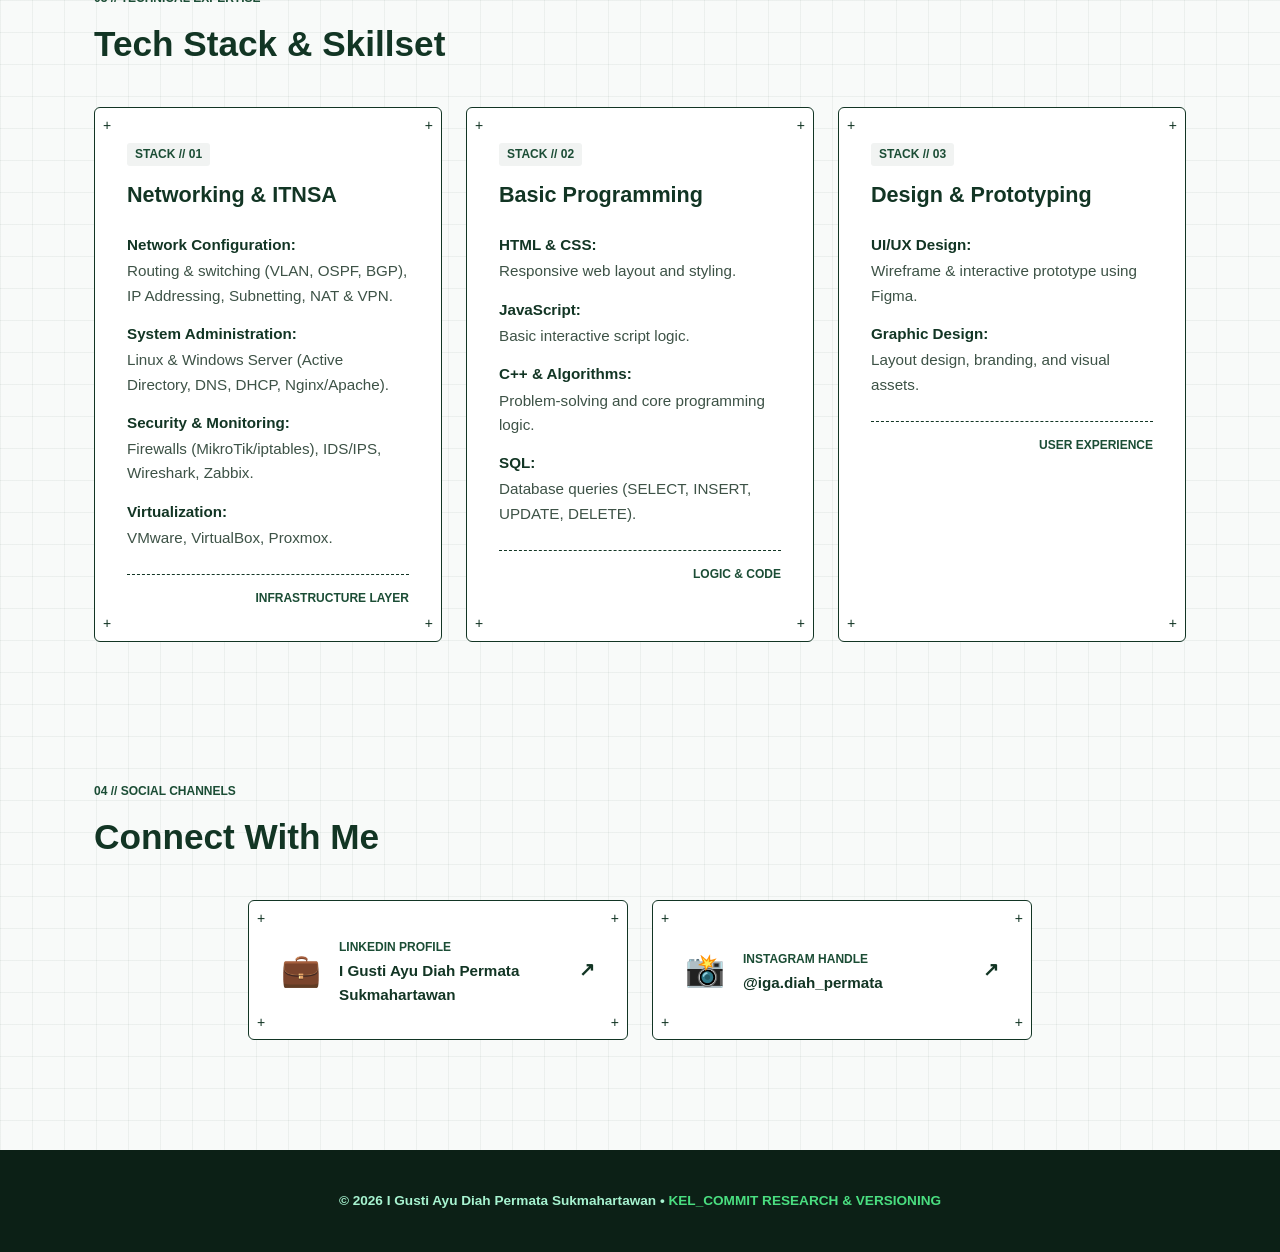
<file: pages/diah.html>
<!DOCTYPE html>
<html lang="id">
<head>
  <meta charset="UTF-8">
  <meta name="viewport" content="width=device-width, initial-scale=1.0">
  <title>Portofolio - I Gusti Ayu Diah Permata Sukmahartawan</title>
  <link rel="stylesheet" href="../css/diah.css">
</head>
<body>

  <!-- Efek Kursor -->
  <div class="cursor-glow" id="cursorGlow"></div>

  <!-- Loader Overlay -->
  <div id="loader" aria-hidden="true">
    <div class="loader-half loader-top">
      <div class="text-mask">
        <h1 class="loader-text">WELCOME TO MY PAGE<span>.</span></h1>
      </div>
    </div>
    <div class="loader-half loader-bottom"></div>
  </div>

  <!-- Navbar -->
  <header class="navbar">
    <div class="container nav-container">
      <a href="../index.html" class="logo">
        <span class="nav-pulse"></span> &larr; KEL_COMMIT // MAIN HUB
      </a>
      <button class="menu-toggle" id="menuToggle" aria-label="Toggle Menu">
        <span></span><span></span><span></span>
      </button>
      <nav class="nav-links" id="navLinks">
        <a href="../index.html">Home</a>
        <a href="#about">About Me</a>
        <a href="#skills">Tech Stack</a>
        <a href="#contact">Contact</a>
      </nav>
    </div>
  </header>

  <!-- Hero Section -->
  <section id="hero" class="hero">
    <div class="container hero-content">
      <div class="tech-badge">
        <span class="status-dot"></span> 01 // INFORMATICS ENGINEERING PROFILE
      </div>
      <h1 class="hero-title">
        Hi, I'm <span class="highlight-text">I Gusti Ayu Diah Permata Sukmahartawan</span>
      </h1>
      <p class="hero-subtitle">
        Software Engineering Technology student specializing in IT Network Systems Administration (ITNSA), UI/UX Design, and Web Development.
      </p>
      <div class="hero-actions">
        <a href="#contact" class="btn btn-primary"><span>Connect With Me</span> &rarr;</a>
        <a href="#skills" class="btn btn-secondary">Explore Skills</a>
      </div>
    </div>
  </section>

  <!-- About Me Section -->
  <section id="about" class="section">
    <div class="container">
      <div class="section-title">
        <span class="section-tag">02 // BIOGRAPHY & PROFILE</span>
        <h2>About Me</h2>
      </div>
      <div class="tech-card">
        <div class="card-corner top-left">+</div><div class="card-corner top-right">+</div>
        <div class="card-corner bottom-left">+</div><div class="card-corner bottom-right">+</div>
        
        <p class="desc">
          Hello Everyone, My name is <strong>I Gusti Ayu Diah Permata Sukmahartawan</strong>, an Informatics Engineering student specializing in <strong>Software Engineering Technology (TRPL)</strong>.
        </p>
        <p class="desc">
          My core expertise lies in <strong>IT Network Systems Administration (ITNSA)</strong> and <strong>User Interface/User Experience (UI/UX) Design</strong>, backed by fundamental knowledge in web development and logic (HTML, CSS, C++).
        </p>
        
        <div class="highlights">
          <div class="highlight-box">
            <span class="hl-label">MAJOR</span>
            <p>Informatics Engineering</p>
          </div>
          <div class="highlight-box">
            <span class="hl-label">STUDY PROGRAM</span>
            <p>Software Engineering Technology (TRPL)</p>
          </div>
          <div class="highlight-box">
            <span class="hl-label">CORE INTERESTS</span>
            <p>ITNSA, UI/UX & Graphic Design, Web Development</p>
          </div>
        </div>
        <div class="card-footer-tag">SYSTEM_ID // TRPL-DIAH-2026</div>
      </div>
    </div>
  </section>

  <!-- Tech Stack & Skillset Section -->
  <section id="skills" class="section">
    <div class="container">
      <div class="section-title">
        <span class="section-tag">03 // TECHNICAL EXPERTISE</span>
        <h2>Tech Stack & Skillset</h2>
      </div>
      <div class="grid">
        <!-- Kartu 1: Networking -->
        <div class="tech-card">
          <div class="card-corner top-left">+</div><div class="card-corner top-right">+</div>
          <div class="card-corner bottom-left">+</div><div class="card-corner bottom-right">+</div>
          <div class="card-header-tag">STACK // 01</div>
          <h3>Networking & ITNSA</h3>
          <ul class="tech-list">
            <li><strong>Network Configuration:</strong> Routing & switching (VLAN, OSPF, BGP), IP Addressing, Subnetting, NAT & VPN.</li>
            <li><strong>System Administration:</strong> Linux & Windows Server (Active Directory, DNS, DHCP, Nginx/Apache).</li>
            <li><strong>Security & Monitoring:</strong> Firewalls (MikroTik/iptables), IDS/IPS, Wireshark, Zabbix.</li>
            <li><strong>Virtualization:</strong> VMware, VirtualBox, Proxmox.</li>
          </ul>
          <div class="card-footer-tag">INFRASTRUCTURE LAYER</div>
        </div>

        <!-- Kartu 2: Programming -->
        <div class="tech-card">
          <div class="card-corner top-left">+</div><div class="card-corner top-right">+</div>
          <div class="card-corner bottom-left">+</div><div class="card-corner bottom-right">+</div>
          <div class="card-header-tag">STACK // 02</div>
          <h3>Basic Programming</h3>
          <ul class="tech-list">
            <li><strong>HTML & CSS:</strong> Responsive web layout and styling.</li>
            <li><strong>JavaScript:</strong> Basic interactive script logic.</li>
            <li><strong>C++ & Algorithms:</strong> Problem-solving and core programming logic.</li>
            <li><strong>SQL:</strong> Database queries (SELECT, INSERT, UPDATE, DELETE).</li>
          </ul>
          <div class="card-footer-tag">LOGIC & CODE</div>
        </div>

        <!-- Kartu 3: Design -->
        <div class="tech-card">
          <div class="card-corner top-left">+</div><div class="card-corner top-right">+</div>
          <div class="card-corner bottom-left">+</div><div class="card-corner bottom-right">+</div>
          <div class="card-header-tag">STACK // 03</div>
          <h3>Design & Prototyping</h3>
          <ul class="tech-list">
            <li><strong>UI/UX Design:</strong> Wireframe & interactive prototype using Figma.</li>
            <li><strong>Graphic Design:</strong> Layout design, branding, and visual assets.</li>
          </ul>
          <div class="card-footer-tag">USER EXPERIENCE</div>
        </div>
      </div>
    </div>
  </section>

  <!-- Connect Section -->
  <section id="contact" class="section">
    <div class="container">
      <div class="section-title">
        <span class="section-tag">04 // SOCIAL CHANNELS</span>
        <h2>Connect With Me</h2>
      </div>
      <div class="contact-grid">
        <a href="https://linkedin.com" target="_blank" rel="noopener" class="tech-card contact-item">
          <div class="card-corner top-left">+</div><div class="card-corner top-right">+</div>
          <div class="card-corner bottom-left">+</div><div class="card-corner bottom-right">+</div>
          <span class="social-icon">💼</span>
          <div>
            <small>LINKEDIN PROFILE</small>
            <div class="social-handle">I Gusti Ayu Diah Permata Sukmahartawan</div>
          </div>
          <span class="action-arrow">&nearr;</span>
        </a>
        <a href="https://instagram.com/iga.diah_permata" target="_blank" rel="noopener" class="tech-card contact-item">
          <div class="card-corner top-left">+</div><div class="card-corner top-right">+</div>
          <div class="card-corner bottom-left">+</div><div class="card-corner bottom-right">+</div>
          <span class="social-icon">📸</span>
          <div>
            <small>INSTAGRAM HANDLE</small>
            <div class="social-handle">@iga.diah_permata</div>
          </div>
          <span class="action-arrow">&nearr;</span>
        </a>
      </div>
    </div>
  </section>

  <!-- Footer -->
  <footer>
    <div class="container">
      <p>&copy; 2026 I Gusti Ayu Diah Permata Sukmahartawan &bull; <a href="../index.html">KEL_COMMIT RESEARCH & VERSIONING</a></p>
    </div>
  </footer>

  <script src="../js/diah.js"></script>
</body>
</html>
</file>
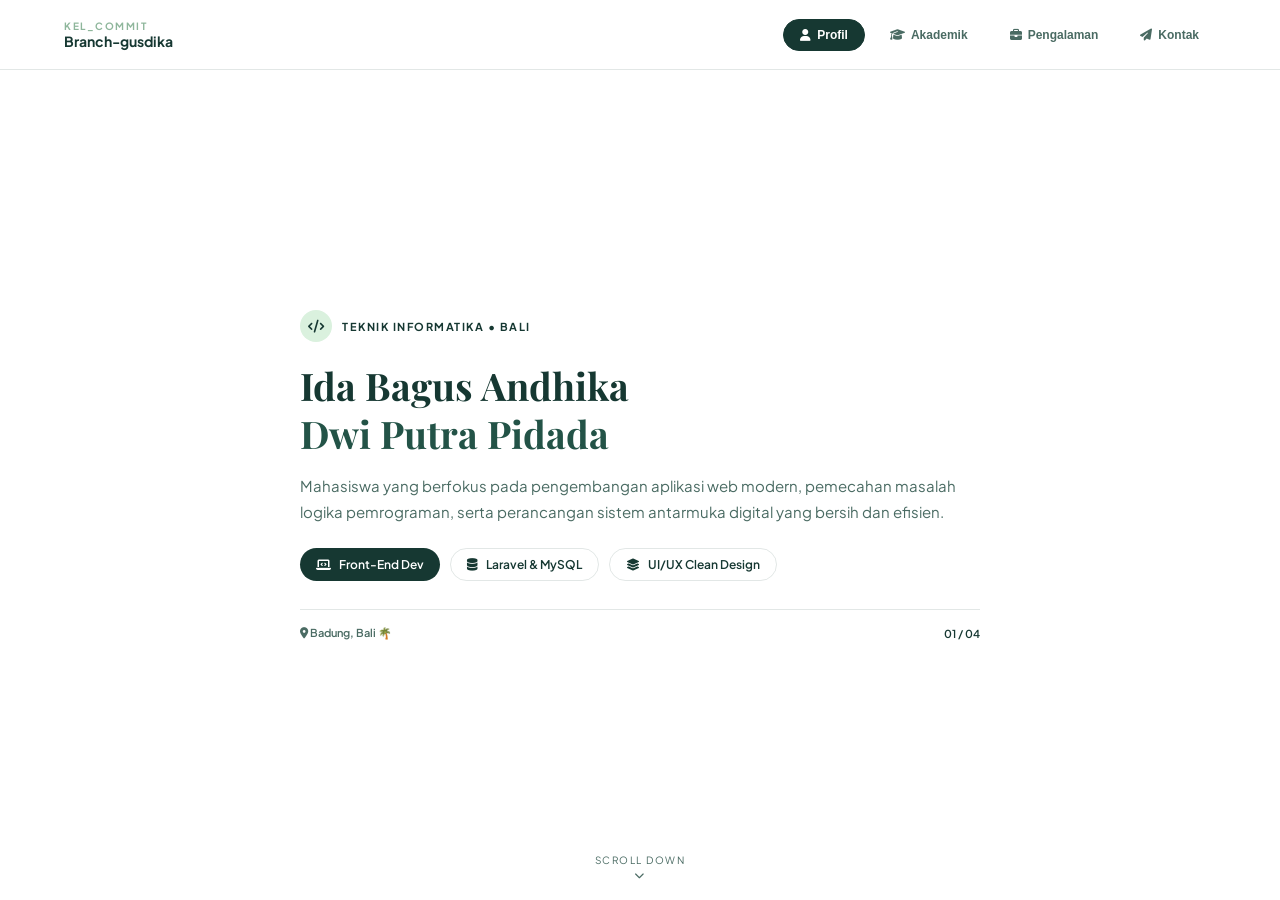
<file: pages/gusdika.html>
<!DOCTYPE html>
<html lang="id">
<head>
    <meta charset="UTF-8">
    <meta name="viewport" content="width=device-width, initial-scale=1.0">
    <title>Portofolio • Ida Bagus Andhika Dwi Putra Pidada</title>

    <!-- FontAwesome untuk Ikon -->
    <link rel="stylesheet" href="https://cdnjs.cloudflare.com/ajax/libs/font-awesome/6.4.0/css/all.min.css">

    <!-- Google Fonts -->
    <link href="https://fonts.googleapis.com/css2?family=Playfair+Display:ital,wght@0,600;0,700;1,400&family=Plus+Jakarta+Sans:wght@300;400;500;600;700&display=swap" rel="stylesheet">

    <!-- Link ke CSS Eksternal -->
    <link rel="stylesheet" href="../css/gusdika.css">
</head>
<body>

    <!-- Header & Navigasi Melayang (Fixed Top Bar) -->
    <header class="top-nav">
        <div class="nav-brand">
            <span class="brand-sub">Kel_Commit</span>
            <span class="brand-title">Branch-gusdika</span>
        </div>
        <nav class="nav-menu">
            <button onclick="scrollToSection('profil')" id="btn-profil" class="nav-item active">
                <i class="fa-solid fa-user"></i> <span>Profil</span>
            </button>
            <button onclick="scrollToSection('akademik')" id="btn-akademik" class="nav-item">
                <i class="fa-solid fa-graduation-cap"></i> <span>Akademik</span>
            </button>
            <button onclick="scrollToSection('pengalaman')" id="btn-pengalaman" class="nav-item">
                <i class="fa-solid fa-briefcase"></i> <span>Pengalaman</span>
            </button>
            <button onclick="scrollToSection('kontak')" id="btn-kontak" class="nav-item">
                <i class="fa-solid fa-paper-plane"></i> <span>Kontak</span>
            </button>
        </nav>
    </header>

    <!-- Kontainer Snap Scroll Fullscreen -->
    <div class="snap-container" id="snapContainer">

        <!-- ================= HALAMAN 1: PROFIL ================= -->
        <section id="profil" class="page-section">
            <div class="content-wrapper reveal-element">
                <div class="header-badge">
                    <div class="badge-icon"><i class="fa-solid fa-code"></i></div>
                    <span class="badge-text">Teknik Informatika • Bali</span>
                </div>

                <h1 class="serif-title main-heading">
                    Ida Bagus Andhika<br><span class="text-highlight">Dwi Putra Pidada</span>
                </h1>

                <p class="description-text">
                    Mahasiswa yang berfokus pada pengembangan aplikasi web modern, pemecahan masalah logika pemrograman, serta perancangan sistem antarmuka digital yang bersih dan efisien.
                </p>

                <div class="tags-group">
                    <span class="tag-pill dark"><i class="fa-solid fa-laptop-code"></i> Front-End Dev</span>
                    <span class="tag-pill outline"><i class="fa-solid fa-database"></i> Laravel & MySQL</span>
                    <span class="tag-pill outline"><i class="fa-solid fa-layer-group"></i> UI/UX Clean Design</span>
                </div>

                <div class="footer-meta">
                    <span class="location"><i class="fa-solid fa-location-dot"></i> Badung, Bali 🌴</span>
                    <span class="page-count">01 / 04</span>
                </div>
            </div>
            
            <div class="scroll-hint" onclick="scrollToSection('akademik')">
                <span>Scroll Down</span>
                <i class="fa-solid fa-chevron-down"></i>
            </div>
        </section>

        <!-- ================= HALAMAN 2: AKADEMIK ================= -->
        <section id="akademik" class="page-section">
            <div class="content-wrapper reveal-element">
                <div class="header-badge">
                    <div class="badge-icon"><i class="fa-solid fa-graduation-cap"></i></div>
                    <span class="badge-text">Studi & Informasi Akademik</span>
                </div>

                <h2 class="serif-title section-heading">Detail Akademik & Latar Belakang</h2>

                <div class="info-grid">
                    <div class="info-row">
                        <span class="info-label">Nama Panggilan</span>
                        <span class="info-value">Gus Dika</span>
                    </div>
                    <div class="info-row">
                        <span class="info-label">NIM</span>
                        <span class="info-value">2615091162</span>
                    </div>
                    <div class="info-row">
                        <span class="info-label">Alamat Asal</span>
                        <span class="info-value">BR Campuan Asri Kauh Blok BB 103</span>
                    </div>
                    <div class="info-row">
                        <span class="info-label">Asal Sekolah</span>
                        <span class="info-value">SMK TI Bali Global Badung</span>
                    </div>
                    <div class="info-row">
                        <span class="info-label">Program Studi</span>
                        <span class="info-value">Sistem Informasi</span>
                    </div>
                    <div class="info-row">
                        <span class="info-label">Hobi</span>
                        <span class="info-value">otomotif</span>
                    </div>
                </div>

                <div class="reason-card">
                    <span class="reason-title"><i class="fa-solid fa-lightbulb"></i> Alasan Memilih Jurusan & Prodi</span>
                    <p class="reason-text">
                        Tertarik mendalami pengembangan perangkat lunak modern, pemecahan masalah logika pemrograman, serta peluang besar di era digital untuk merancang sistem aplikasi yang bermanfaat bagi banyak orang.
                    </p>
                </div>

                <div class="footer-meta">
                    <span class="faculty"><i class="fa-solid fa-book-open"></i> Fakultas Teknik dan Kejuruan</span>
                    <span class="page-count">02 / 04</span>
                </div>
            </div>

            <div class="scroll-hint" onclick="scrollToSection('pengalaman')">
                <span>Scroll Down</span>
                <i class="fa-solid fa-chevron-down"></i>
            </div>
        </section>

        <!-- ================= HALAMAN 3: PENGALAMAN ================= -->
        <section id="pengalaman" class="page-section">
            <div class="content-wrapper reveal-element">
                <div class="header-badge">
                    <div class="badge-icon"><i class="fa-solid fa-briefcase"></i></div>
                    <span class="badge-text">Pengalaman Kerja & PKL</span>
                </div>

                <div class="experience-header">
                    <h2 class="serif-title company-title">PLN Icon Plus</h2>
                    <span class="role-badge"><i class="fa-solid fa-bolt"></i> Back Office & Sales</span>
                </div>

                <div class="experience-body">
                    <p class="experience-desc">
                        Memiliki pengalaman Praktik Kerja Lapangan (PKL) di <strong>PLN Icon Plus</strong>. Bertanggung jawab dalam mengelola administrasi data internal serta dokumentasi operasional sebagai <em>Back Office</em>, serta berpartisipasi aktif dalam divisi <em>Sales</em> untuk mendukung strategi pemasaran produk layanan konektivitas internet dan solusi teknologi informasi.
                    </p>

                    <div class="responsibilities-grid">
                        <div class="res-item">
                            <i class="fa-solid fa-folder-open"></i>
                            <div>
                                <h4>Administrasi & Back Office</h4>
                                <p>Pengelolaan data pelanggan, verifikasi berkas, dan penyusunan rekapitulasi operasional harian.</p>
                            </div>
                        </div>
                        <div class="res-item">
                            <i class="fa-solid fa-chart-line"></i>
                            <div>
                                <h4>Sales & Customer Relation</h4>
                                <p>Mendukung prospek penjualan layanan jaringan broadband dan komunikasi dengan calon klien.</p>
                            </div>
                        </div>
                    </div>
                </div>

                <div class="footer-meta">
                    <span class="industry"><i class="fa-solid fa-network-wired"></i> Industri Telekomunikasi & Solusi IT</span>
                    <span class="page-count">03 / 04</span>
                </div>
            </div>

            <div class="scroll-hint" onclick="scrollToSection('kontak')">
                <span>Scroll Down</span>
                <i class="fa-solid fa-chevron-down"></i>
            </div>
        </section>

        <!-- ================= HALAMAN 4: KONTAK ================= -->
        <section id="kontak" class="page-section">
            <div class="content-wrapper reveal-element">
                <div class="header-badge">
                    <div class="badge-icon"><i class="fa-solid fa-paper-plane"></i></div>
                    <span class="badge-text">Jaringan & Diskusi</span>
                </div>

                <h2 class="serif-title section-heading">Mari Terhubung & Berkolaborasi</h2>
                <p class="description-text">
                    Saya terbuka untuk peluang proyek web, diskusi teknologi, maupun jejaring profesional. Silakan hubungi saya melalui media sosial di bawah ini.
                </p>

                <div class="social-links-list">
                    <a href="https://www.instagram.com/tugusdikaa__?igsh=NWtnd2lxNDVzM3Ux" target="_blank" rel="noopener" class="social-card">
                        <div class="social-icon"><i class="fa-brands fa-instagram"></i></div>
                        <div class="social-info">
                            <span class="social-platform">Instagram</span>
                            <span class="social-handle">@tugusdikaa__</span>
                        </div>
                        <i class="fa-solid fa-arrow-up-right-from-square arrow-icon"></i>
                    </a>
                </div>

                <div class="footer-meta">
                    <span class="location"><i class="fa-solid fa-globe"></i> Berbasis di Bali, Indonesia</span>
                    <span class="page-count">04 / 04</span>
                </div>
            </div>
        </section>

    </div>

    <!-- Link ke JS Eksternal -->
    <script src="../js/gusdika.js"></script>
</body>
</html>
</file>
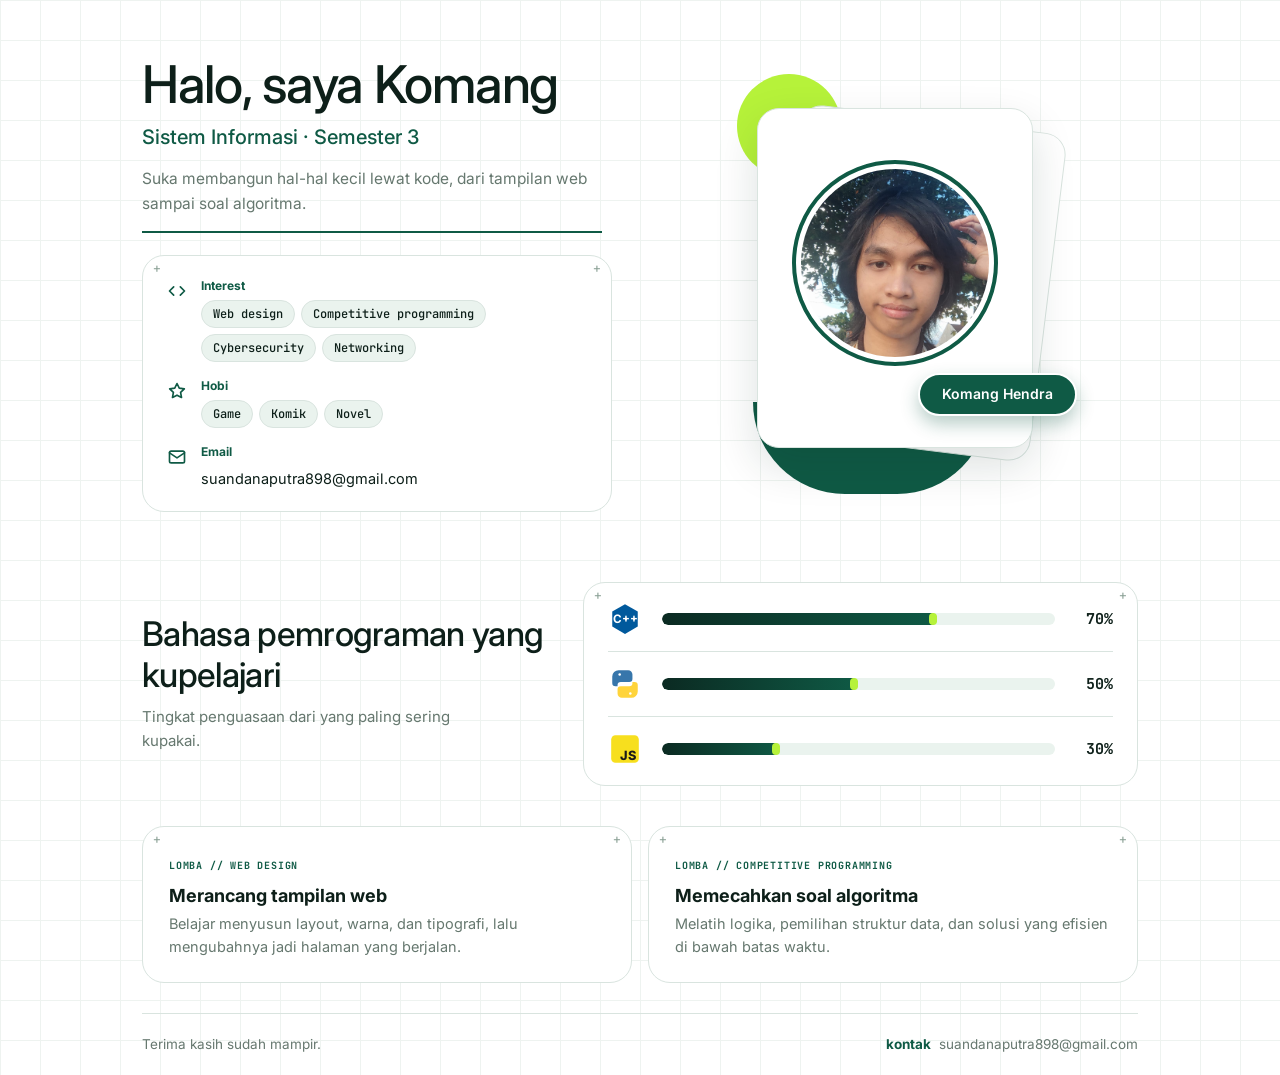
<file: pages/hendra.html>
<!DOCTYPE html>
<html lang="en">
<head>
    <meta charset="UTF-8">
    <meta name="viewport" content="width=device-width, initial-scale=1.0">
    <title>Komang Hendra Swantara - Collaborator</title>
    <link rel="stylesheet" href="../css/hendra.css">
    <link rel="stylesheet" href="https://fonts.googleapis.com/css2?family=Inter:wght@400;500;600;700&family=JetBrains+Mono:wght@500;700&display=swap">
</head>
<body>
<main class="wrap">
  <section class="hero">
    <div>
      <h1>Halo, saya Komang</h1>
      <div class="sub">Sistem Informasi &middot; Semester 3</div>
      <p class="desc">Suka membangun hal-hal kecil lewat kode, dari tampilan web sampai soal algoritma.</p>
      <div class="info">
        <div class="row">
          <svg viewBox="0 0 24 24" fill="none" stroke="currentColor" stroke-width="2" stroke-linecap="round" stroke-linejoin="round" aria-hidden="true"><path d="M8 7l-5 5 5 5M16 7l5 5-5 5"/></svg>
          <div><div class="lb">Interest</div><div class="chips"><span class="chip">Web design</span><span class="chip">Competitive programming</span><span class="chip">Cybersecurity</span><span class="chip">Networking</span></div></div>
        </div>
        <div class="row">
          <svg viewBox="0 0 24 24" fill="none" stroke="currentColor" stroke-width="2" stroke-linecap="round" stroke-linejoin="round" aria-hidden="true"><path d="M12 3l2.7 5.6 6.1.8-4.5 4.3 1.1 6.1L12 17l-5.4 2.8 1.1-6.1L3.200 9.400l6.100-.8z"/></svg>
          <div><div class="lb">Hobi</div><div class="chips"><span class="chip">Game</span><span class="chip">Komik</span><span class="chip">Novel</span></div></div>
        </div>
        <div class="row">
          <svg viewBox="0 0 24 24" fill="none" stroke="currentColor" stroke-width="2" stroke-linecap="round" stroke-linejoin="round" aria-hidden="true"><rect x="3" y="5" width="18" height="14" rx="2"/><path d="M3 7l9 6 9-6"/></svg>
          <div><div class="lb">Email</div><div class="em">suandanaputra898@gmail.com</div></div>
        </div>
      </div>
    </div>
    <div class="visual" aria-label="Foto profil">
      <div class="stage">
      <div class="lime"></div><div class="half"></div><div class="back"></div>
      <div class="frame">
        <div class="avatar"><img src="../images/hendra-image.jpeg" alt=""></div>
      </div>
      <div class="pill">Komang Hendra</div>
      </div>
    </div>
  </section>

  <section class="blk">
    <div>
      <h2>Bahasa pemrograman yang kupelajari</h2>
      <p class="lead">Tingkat penguasaan dari yang paling sering kupakai.</p>
    </div>
    <div class="stats">
      <div class="stat"><svg class="logo" viewBox="0 0 32 32" role="img" aria-label="C++"><path d="M16 2l12 7v14l-12 7L4 23V9z" fill="#00599C"/><text x="16" y="20" text-anchor="middle" font-family="Inter,Arial,sans-serif" font-weight="700" font-size="11" fill="#fff">C++</text></svg><div class="track" role="progressbar" aria-label="C++" aria-valuenow="70" aria-valuemin="0" aria-valuemax="100"><div class="fill" data-w="70"></div></div><div class="pct">70%</div></div>
      <div class="stat"><svg class="logo" viewBox="0 0 32 32" role="img" aria-label="Python"><g transform="rotate(180 16 16)"><path d="M12 3h7a4 4 0 0 1 4 4v4a3 3 0 0 1-3 3h-8a3 3 0 0 0-3 3v1H7a3 3 0 0 1-3-3V9a6 6 0 0 1 6-6z" fill="#FFD43B"/><circle cx="11" cy="7" r="1.2" fill="#fff"/></g><path d="M12 3h7a4 4 0 0 1 4 4v4a3 3 0 0 1-3 3h-8a3 3 0 0 0-3 3v1H7a3 3 0 0 1-3-3V9a6 6 0 0 1 6-6z" fill="#3776AB"/><circle cx="11" cy="7" r="1.2" fill="#fff"/></svg><div class="track" role="progressbar" aria-label="Python" aria-valuenow="50" aria-valuemin="0" aria-valuemax="100"><div class="fill" data-w="50"></div></div><div class="pct">50%</div></div>
      <div class="stat"><svg class="logo" viewBox="0 0 32 32" role="img" aria-label="JavaScript"><rect x="3" y="3" width="26" height="26" rx="4" fill="#F7DF1E"/><text x="26" y="26" text-anchor="end" font-family="Inter,Arial,sans-serif" font-weight="800" font-size="12" fill="#1a1a1a">JS</text></svg><div class="track" role="progressbar" aria-label="JavaScript" aria-valuenow="30" aria-valuemin="0" aria-valuemax="100"><div class="fill" data-w="30"></div></div><div class="pct">30%</div></div>
    </div>
  </section>

  <section class="cards">
    <article class="card"><span class="lab">Lomba // Web Design</span><h3>Merancang tampilan web</h3><p>Belajar menyusun layout, warna, dan tipografi, lalu mengubahnya jadi halaman yang berjalan.</p></article>
    <article class="card"><span class="lab">Lomba // Competitive Programming</span><h3>Memecahkan soal algoritma</h3><p>Melatih logika, pemilihan struktur data, dan solusi yang efisien di bawah batas waktu.</p></article>
  </section>

  <footer><span>Terima kasih sudah mampir.</span><span><b>kontak</b> &nbsp;suandanaputra898@gmail.com</span></footer>
</main>
<script src="../js/hendra.js"></script>
</body>
</html>
</file>
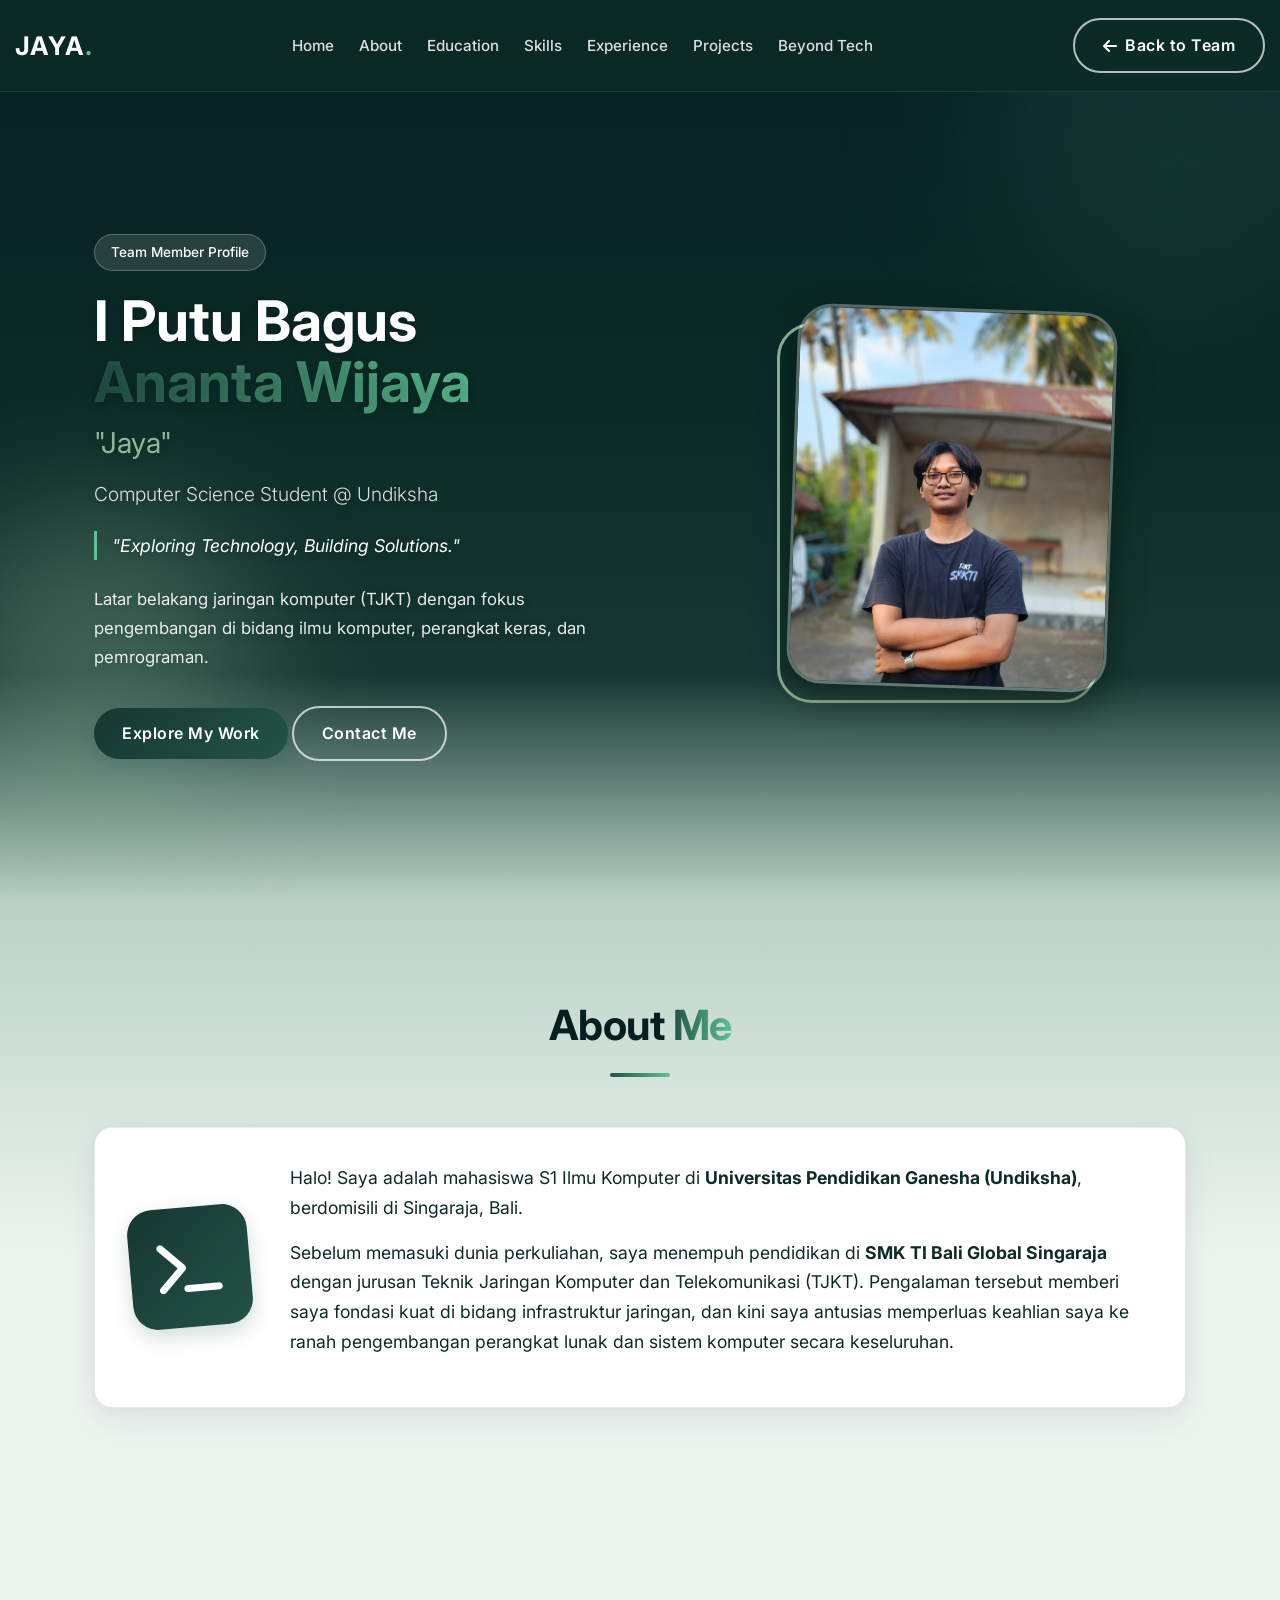
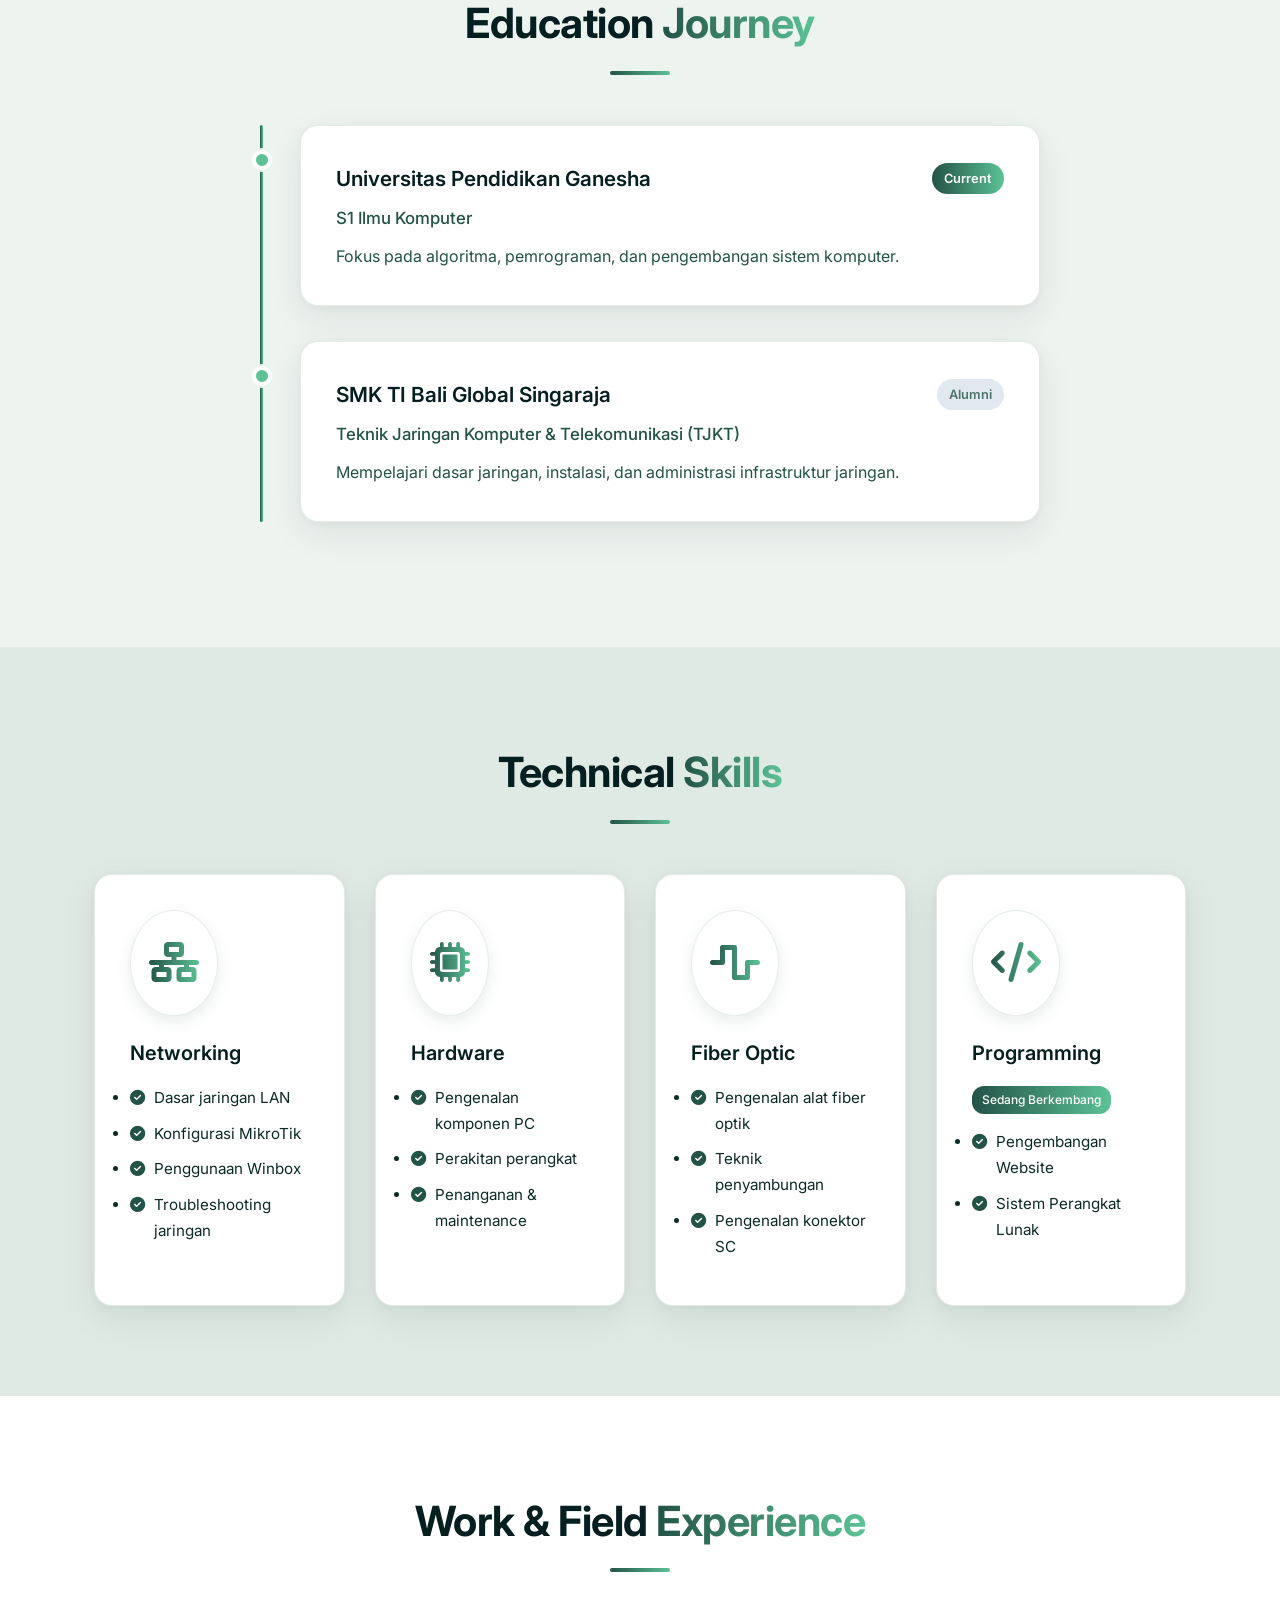
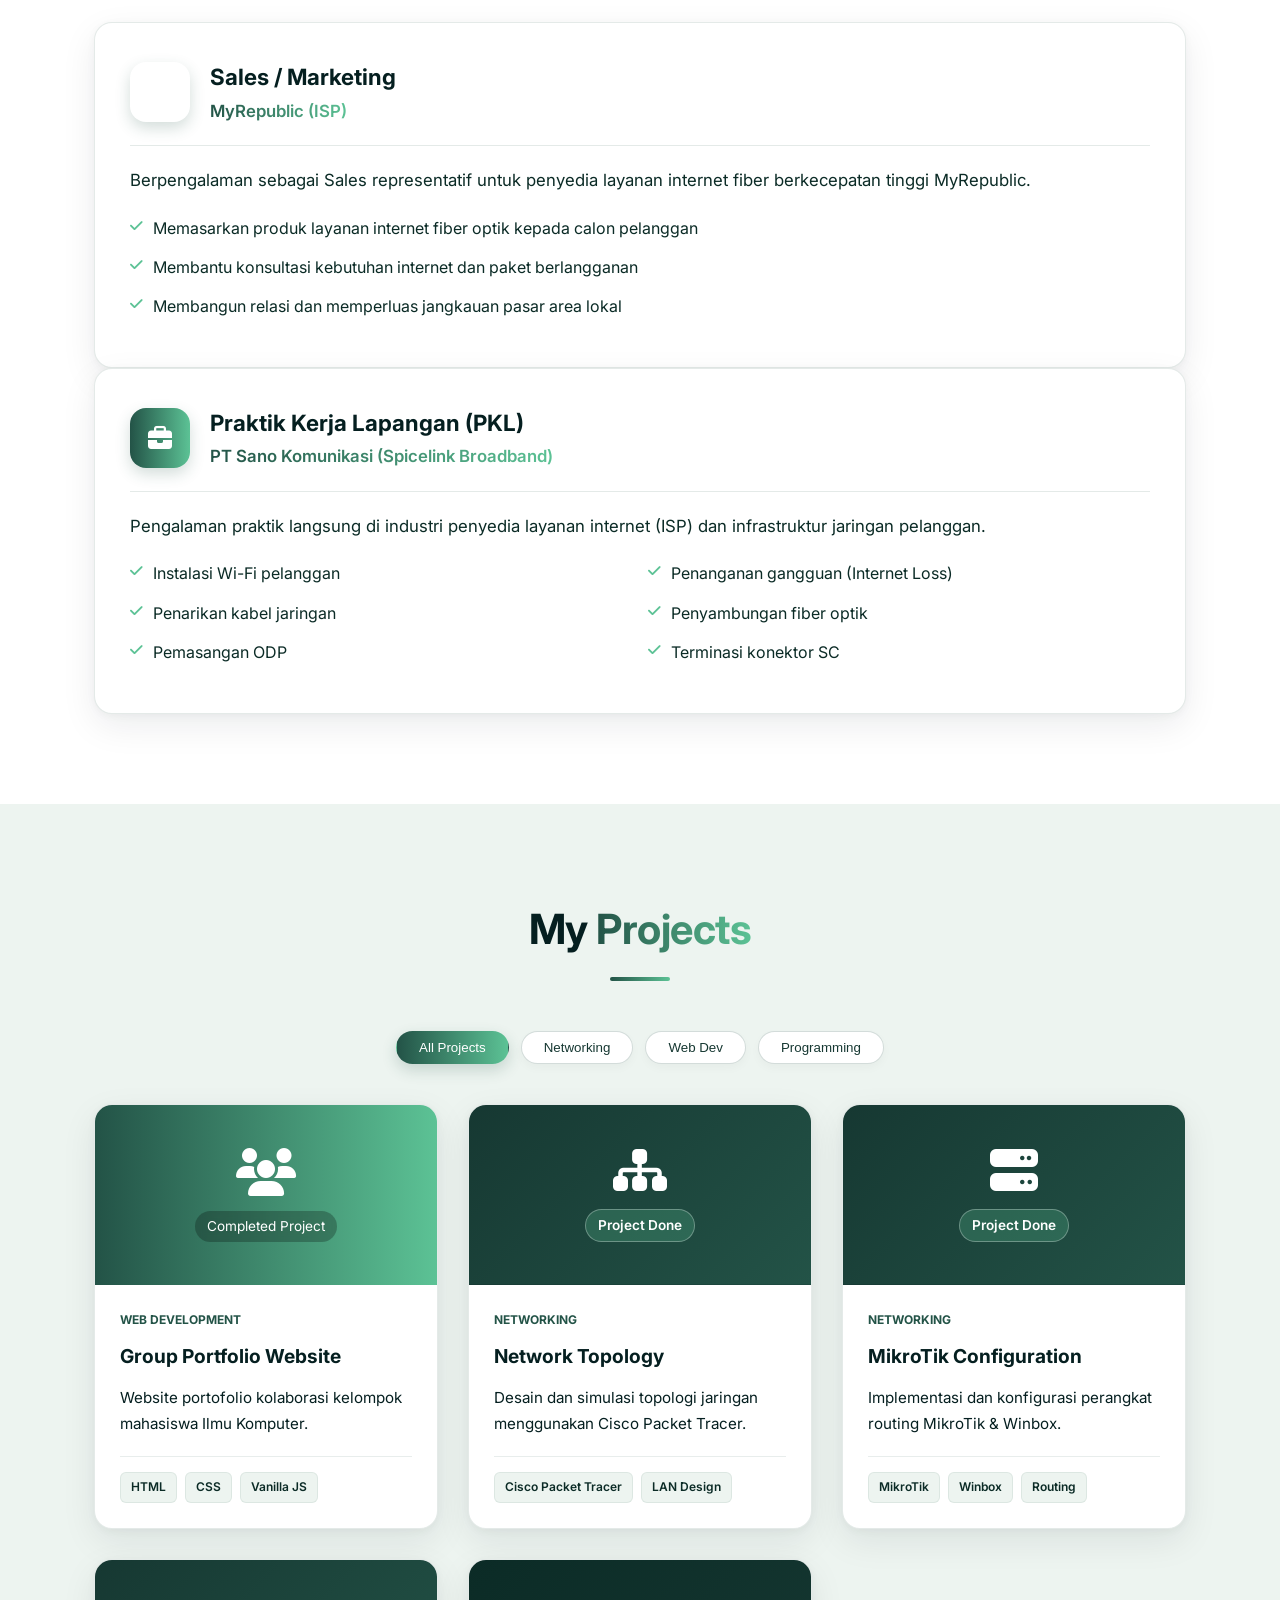
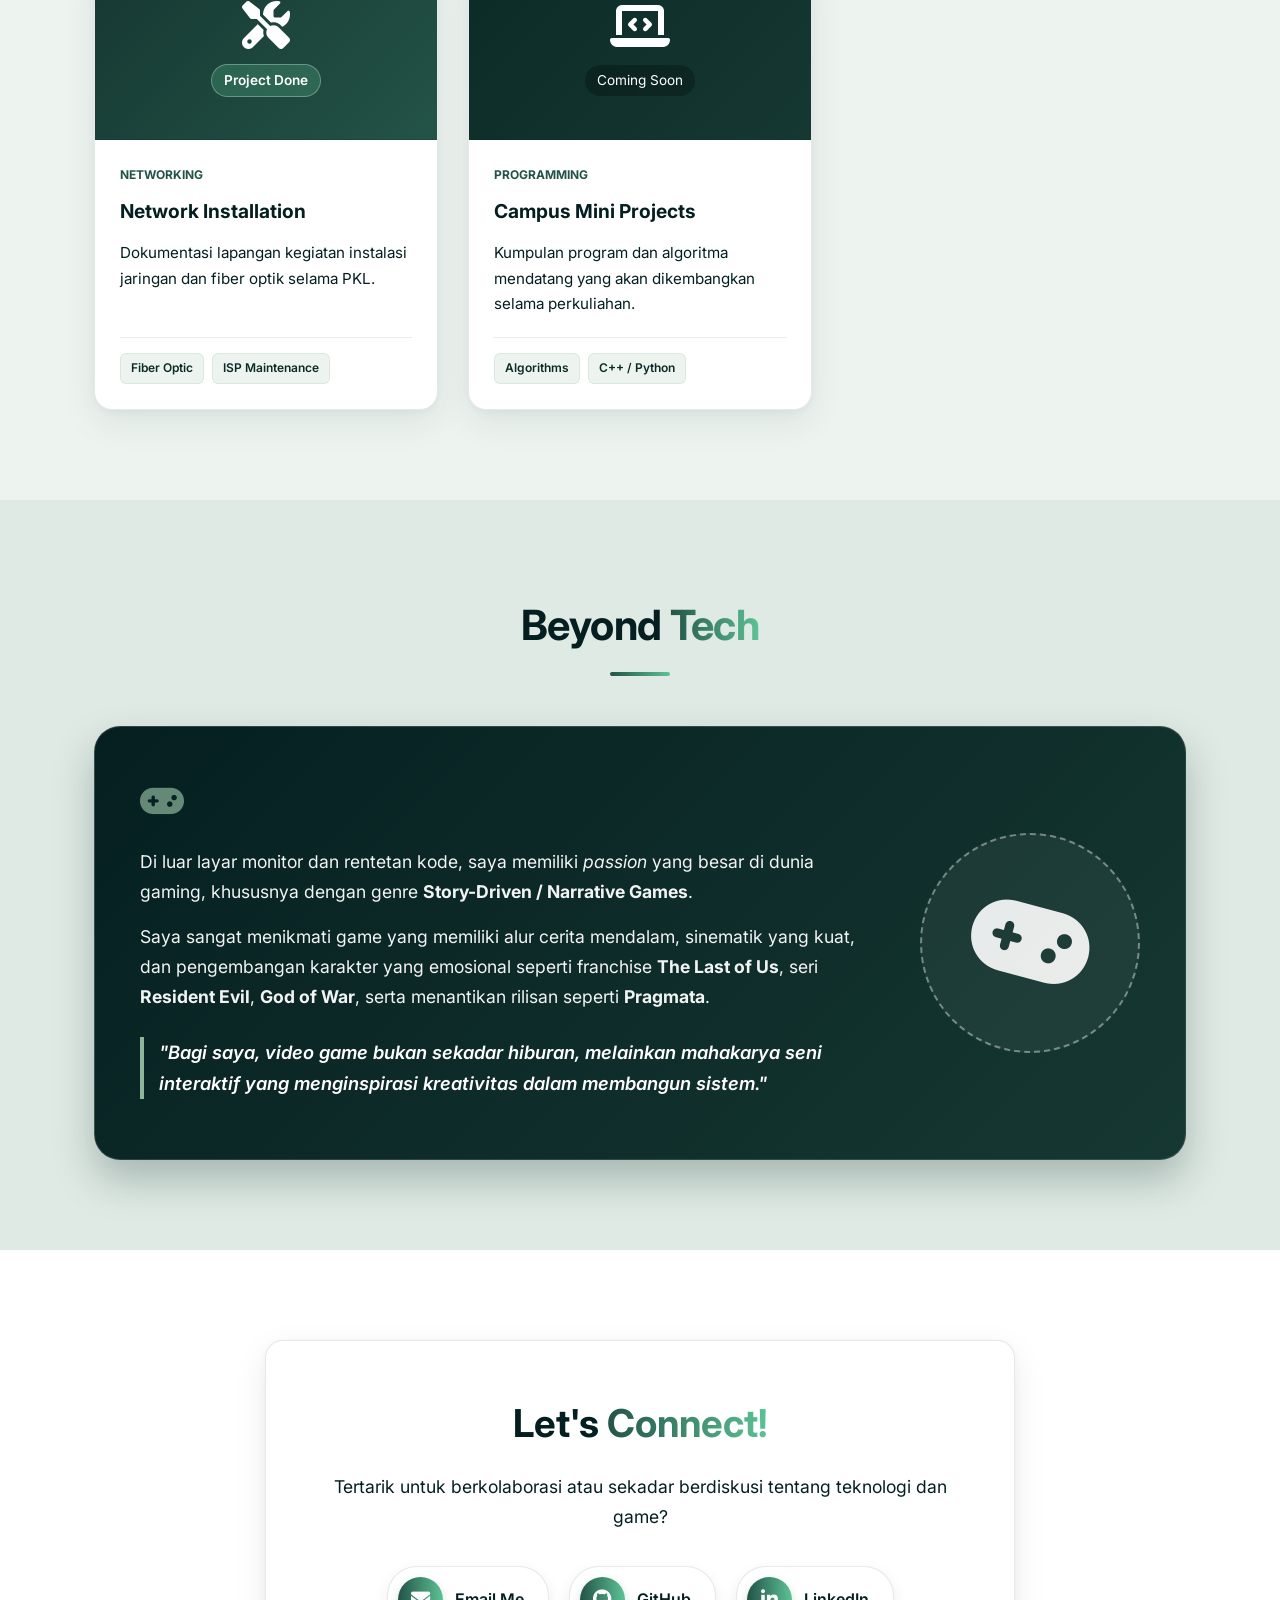
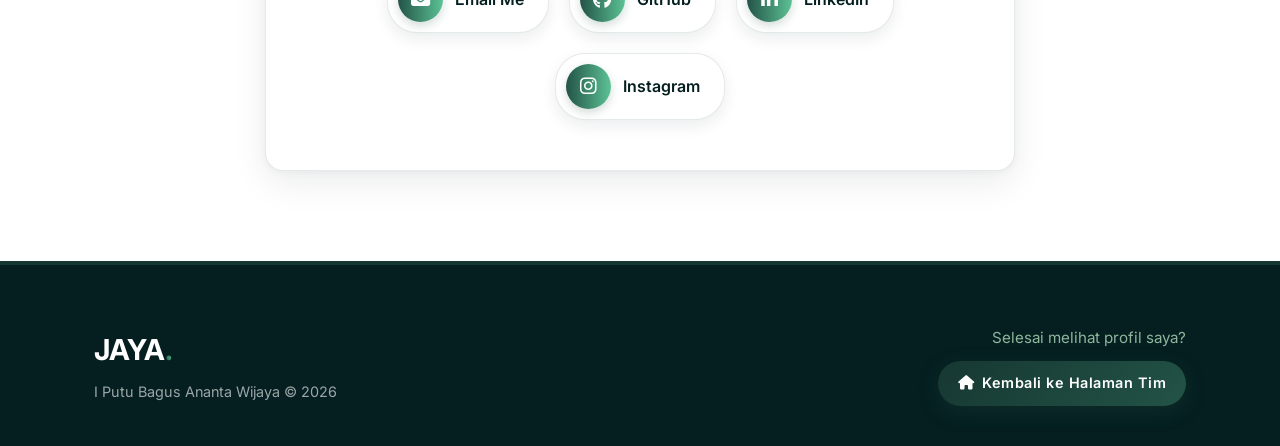
<file: pages/jaya.html>
<!DOCTYPE html>
<html lang="id">
<head>
    <meta charset="UTF-8">
    <meta name="viewport" content="width=device-width, initial-scale=1.0">
    <title>Jaya - Portfolio Profile</title>
    <!-- Google Fonts -->
    <link href="https://fonts.googleapis.com/css2?family=Inter:wght@300;400;500;600;700;800&display=swap" rel="stylesheet">
    <!-- FontAwesome for Icons -->
    <link rel="stylesheet" href="https://cdnjs.cloudflare.com/ajax/libs/font-awesome/6.4.0/css/all.min.css">
    <!-- Custom CSS (Disesuaikan ke folder css/) -->
    <link rel="stylesheet" href="../css/Jaya.css">
</head>
<body>

    <!-- Navbar -->
    <nav class="navbar">
        <div class="nav-container">
            <a href="#home" class="logo">JAYA<span class="dot">.</span></a>
            <ul class="nav-links">
                <li><a href="#home" class="nav-item">Home</a></li>
                <li><a href="#about" class="nav-item">About</a></li>
                <li><a href="#education" class="nav-item">Education</a></li>
                <li><a href="#skills" class="nav-item">Skills</a></li>
                <li><a href="#experience" class="nav-item">Experience</a></li>
                <li><a href="#projects" class="nav-item">Projects</a></li>
                <li><a href="#beyond-tech" class="nav-item">Beyond Tech</a></li>
            </ul>
            <div class="nav-buttons">
                <a href="../../index.html" class="btn btn-outline-light"><i class="fas fa-arrow-left"></i> Back to Team</a>
                <div class="hamburger">
                    <i class="fas fa-bars"></i>
                </div>
            </div>
        </div>
    </nav>

    <!-- Hero Section -->
    <section id="home" class="hero">
        <div class="hero-bg-elements">
            <div class="glow-orb orb-1"></div>
            <div class="glow-orb orb-2"></div>
        </div>
        <div class="container hero-content animate-on-scroll">
            <div class="hero-text">
                <div class="badge-profile">Team Member Profile</div>
                <h1>I Putu Bagus<br><span class="text-gradient">Ananta Wijaya</span></h1>
                <h2 class="nickname">"Jaya"</h2>
                <h3 class="status">Computer Science Student @ Undiksha</h3>
                <p class="tagline">"Exploring Technology, Building Solutions."</p>
                <p class="description">
                    Latar belakang jaringan komputer (TJKT) dengan fokus pengembangan di bidang ilmu komputer, perangkat keras, dan pemrograman.
                </p>
                <div class="hero-buttons">
                    <a href="#projects" class="btn btn-primary-gradient">Explore My Work</a>
                    <a href="#contact" class="btn btn-outline-light">Contact Me</a>
                </div>
            </div>
            <div class="hero-image">
                <div class="image-wrapper">
                    <div class="image-photo-container">
                        <!-- Foto Profil (Disesuaikan ke folder images/) -->
                        <img src="../images/Jaya.jpg" alt="I Putu Bagus Ananta Wijaya" class="profile-photo">
                    </div>
                    <div class="image-backdrop"></div>
                </div>
            </div>
        </div>
    </section>

    <!-- About Section -->
    <section id="about" class="about section-padding bg-alt-grad-1 relative-z">
        <div class="container">
            <div class="section-header animate-on-scroll">
                <h2 class="section-title">About <span class="text-gradient">Me</span></h2>
                <div class="title-line"></div>
            </div>
            <div class="about-content card-elevated animate-on-scroll">
                <div class="about-icon">
                    <i class="fas fa-terminal"></i>
                </div>
                <div class="about-text">
                    <p>
                        Halo! Saya adalah mahasiswa S1 Ilmu Komputer di <strong>Universitas Pendidikan Ganesha (Undiksha)</strong>, berdomisili di Singaraja, Bali. 
                    </p>
                    <p>
                        Sebelum memasuki dunia perkuliahan, saya menempuh pendidikan di <strong>SMK TI Bali Global Singaraja</strong> dengan jurusan Teknik Jaringan Komputer dan Telekomunikasi (TJKT). Pengalaman tersebut memberi saya fondasi kuat di bidang infrastruktur jaringan, dan kini saya antusias memperluas keahlian saya ke ranah pengembangan perangkat lunak dan sistem komputer secara keseluruhan.
                    </p>
                </div>
            </div>
        </div>
    </section>

    <!-- Education Section -->
    <section id="education" class="education section-padding bg-alt-1 relative-z">
        <div class="container">
            <div class="section-header animate-on-scroll">
                <h2 class="section-title">Education <span class="text-gradient">Journey</span></h2>
                <div class="title-line"></div>
            </div>
            <div class="timeline">
                <div class="timeline-item animate-on-scroll">
                    <div class="timeline-dot"></div>
                    <div class="timeline-content card-elevated">
                        <div class="edu-header">
                            <h3>Universitas Pendidikan Ganesha</h3>
                            <span class="status-badge ongoing gradient-bg">Current</span>
                        </div>
                        <h4>S1 Ilmu Komputer</h4>
                        <p class="edu-desc">Fokus pada algoritma, pemrograman, dan pengembangan sistem komputer.</p>
                    </div>
                </div>
                <div class="timeline-item animate-on-scroll">
                    <div class="timeline-dot"></div>
                    <div class="timeline-content card-elevated">
                        <div class="edu-header">
                            <h3>SMK TI Bali Global Singaraja</h3>
                            <span class="status-badge graduated">Alumni</span>
                        </div>
                        <h4>Teknik Jaringan Komputer & Telekomunikasi (TJKT)</h4>
                        <p class="edu-desc">Mempelajari dasar jaringan, instalasi, dan administrasi infrastruktur jaringan.</p>
                    </div>
                </div>
            </div>
        </div>
    </section>

    <!-- Skills Section -->
    <section id="skills" class="skills section-padding bg-alt-2 relative-z">
        <div class="container">
            <div class="section-header animate-on-scroll">
                <h2 class="section-title">Technical <span class="text-gradient">Skills</span></h2>
                <div class="title-line"></div>
            </div>
            <div class="skills-grid">
                
                <div class="skill-card card-elevated animate-on-scroll">
                    <div class="skill-icon"><i class="fas fa-network-wired text-gradient"></i></div>
                    <h3>Networking</h3>
                    <ul>
                        <li>Dasar jaringan LAN</li>
                        <li>Konfigurasi MikroTik</li>
                        <li>Penggunaan Winbox</li>
                        <li>Troubleshooting jaringan</li>
                    </ul>
                </div>

                <div class="skill-card card-elevated animate-on-scroll">
                    <div class="skill-icon"><i class="fas fa-microchip text-gradient"></i></div>
                    <h3>Hardware</h3>
                    <ul>
                        <li>Pengenalan komponen PC</li>
                        <li>Perakitan perangkat</li>
                        <li>Penanganan & maintenance</li>
                    </ul>
                </div>

                <div class="skill-card card-elevated animate-on-scroll">
                    <div class="skill-icon"><i class="fas fa-wave-square text-gradient"></i></div>
                    <h3>Fiber Optic</h3>
                    <ul>
                        <li>Pengenalan alat fiber optik</li>
                        <li>Teknik penyambungan</li>
                        <li>Pengenalan konektor SC</li>
                    </ul>
                </div>

                <div class="skill-card card-elevated animate-on-scroll">
                    <div class="skill-icon"><i class="fas fa-code text-gradient"></i></div>
                    <h3>Programming</h3>
                    <div class="skill-tag gradient-bg">Sedang Berkembang</div>
                    <ul>
                        <li>Pengembangan Website</li>
                        <li>Sistem Perangkat Lunak</li>
                    </ul>
                </div>

            </div>
        </div>
    </section>

    <!-- Experience Section -->
    <section id="experience" class="experience section-padding bg-white relative-z">
        <div class="container">
            <div class="section-header animate-on-scroll">
                <h2 class="section-title">Work & Field <span class="text-gradient">Experience</span></h2>
                <div class="title-line"></div>
            </div>
            
            <div class="experiences-grid">
                <!-- MyRepublic Experience -->
                <div class="experience-card card-elevated animate-on-scroll">
                    <div class="exp-header-wrap">
                        <div class="exp-icon myrep-icon-bg"><i class="fas fa-bullhorn"></i></div>
                        <div class="exp-title-area">
                            <h3>Sales / Marketing</h3>
                            <h4 class="text-gradient">MyRepublic (ISP)</h4>
                        </div>
                    </div>
                    <div class="exp-body">
                        <p class="exp-desc">Berpengalaman sebagai Sales representatif untuk penyedia layanan internet fiber berkecepatan tinggi MyRepublic.</p>
                        <ul class="exp-list full-width-list">
                            <li><i class="fas fa-check"></i> Memasarkan produk layanan internet fiber optik kepada calon pelanggan</li>
                            <li><i class="fas fa-check"></i> Membantu konsultasi kebutuhan internet dan paket berlangganan</li>
                            <li><i class="fas fa-check"></i> Membangun relasi dan memperluas jangkauan pasar area lokal</li>
                        </ul>
                    </div>
                </div>

                <!-- PKL Experience -->
                <div class="experience-card card-elevated animate-on-scroll">
                    <div class="exp-header-wrap">
                        <div class="exp-icon gradient-bg"><i class="fas fa-briefcase"></i></div>
                        <div class="exp-title-area">
                            <h3>Praktik Kerja Lapangan (PKL)</h3>
                            <h4 class="text-gradient">PT Sano Komunikasi (Spicelink Broadband)</h4>
                        </div>
                    </div>
                    <div class="exp-body">
                        <p class="exp-desc">Pengalaman praktik langsung di industri penyedia layanan internet (ISP) dan infrastruktur jaringan pelanggan.</p>
                        <div class="exp-grid">
                            <ul class="exp-list">
                                <li><i class="fas fa-check"></i> Instalasi Wi-Fi pelanggan</li>
                                <li><i class="fas fa-check"></i> Penarikan kabel jaringan</li>
                                <li><i class="fas fa-check"></i> Pemasangan ODP</li>
                            </ul>
                            <ul class="exp-list">
                                <li><i class="fas fa-check"></i> Penanganan gangguan (Internet Loss)</li>
                                <li><i class="fas fa-check"></i> Penyambungan fiber optik</li>
                                <li><i class="fas fa-check"></i> Terminasi konektor SC</li>
                            </ul>
                        </div>
                    </div>
                </div>
            </div>
        </div>
    </section>

    <!-- Projects Section -->
    <section id="projects" class="projects section-padding bg-alt-1 relative-z">
        <div class="container">
            <div class="section-header animate-on-scroll">
                <h2 class="section-title">My <span class="text-gradient">Projects</span></h2>
                <div class="title-line"></div>
            </div>
            
            <div class="filter-container animate-on-scroll">
                <button class="filter-btn active" data-filter="all">All Projects</button>
                <button class="filter-btn" data-filter="networking">Networking</button>
                <button class="filter-btn" data-filter="web">Web Dev</button>
                <button class="filter-btn" data-filter="programming">Programming</button>
            </div>

            <div class="projects-grid">
                
                <div class="project-card card-elevated animate-on-scroll" data-category="web">
                    <div class="project-img gradient-bg">
                        <i class="fas fa-users"></i>
                        <div class="overlay-text glass-tag">Completed Project</div>
                    </div>
                    <div class="project-info">
                        <span class="category-tag">Web Development</span>
                        <h3>Group Portfolio Website</h3>
                        <p>Website portofolio kolaborasi kelompok mahasiswa Ilmu Komputer.</p>
                        <div class="tech-stack">
                            <span>HTML</span><span>CSS</span><span>Vanilla JS</span>
                        </div>
                    </div>
                </div>

                <div class="project-card card-elevated animate-on-scroll" data-category="networking">
                    <div class="project-img project-bg-net">
                        <i class="fas fa-sitemap"></i>
                        <span class="status-watermark-done">Project Done</span>
                    </div>
                    <div class="project-info">
                        <span class="category-tag">Networking</span>
                        <h3>Network Topology</h3>
                        <p>Desain dan simulasi topologi jaringan menggunakan Cisco Packet Tracer.</p>
                        <div class="tech-stack">
                            <span>Cisco Packet Tracer</span><span>LAN Design</span>
                        </div>
                    </div>
                </div>

                <div class="project-card card-elevated animate-on-scroll" data-category="networking">
                    <div class="project-img project-bg-net">
                        <i class="fas fa-server"></i>
                        <span class="status-watermark-done">Project Done</span>
                    </div>
                    <div class="project-info">
                        <span class="category-tag">Networking</span>
                        <h3>MikroTik Configuration</h3>
                        <p>Implementasi dan konfigurasi perangkat routing MikroTik & Winbox.</p>
                        <div class="tech-stack">
                            <span>MikroTik</span><span>Winbox</span><span>Routing</span>
                        </div>
                    </div>
                </div>

                <div class="project-card card-elevated animate-on-scroll" data-category="networking">
                    <div class="project-img project-bg-net">
                        <i class="fas fa-tools"></i>
                        <span class="status-watermark-done">Project Done</span>
                    </div>
                    <div class="project-info">
                        <span class="category-tag">Networking</span>
                        <h3>Network Installation</h3>
                        <p>Dokumentasi lapangan kegiatan instalasi jaringan dan fiber optik selama PKL.</p>
                        <div class="tech-stack">
                            <span>Fiber Optic</span><span>ISP Maintenance</span>
                        </div>
                    </div>
                </div>

                <div class="project-card card-elevated animate-on-scroll" data-category="programming">
                    <div class="project-img project-bg-prog">
                        <i class="fas fa-laptop-code"></i>
                        <div class="overlay-text glass-tag">Coming Soon</div>
                    </div>
                    <div class="project-info">
                        <span class="category-tag">Programming</span>
                        <h3>Campus Mini Projects</h3>
                        <p>Kumpulan program dan algoritma mendatang yang akan dikembangkan selama perkuliahan.</p>
                        <div class="tech-stack">
                            <span>Algorithms</span><span>C++ / Python</span>
                        </div>
                    </div>
                </div>

            </div>
        </div>
    </section>

    <!-- Beyond Tech / Gaming Section -->
    <section id="beyond-tech" class="beyond-tech section-padding bg-alt-2 relative-z">
        <div class="container">
            <div class="section-header animate-on-scroll">
                <h2 class="section-title">Beyond <span class="text-gradient">Tech</span></h2>
                <div class="title-line"></div>
            </div>
            <div class="beyond-content card-gradient-reverse animate-on-scroll">
                <div class="beyond-text">
                    <div class="quote-icon"><i class="fas fa-gamepad"></i></div>
                    <p>Di luar layar monitor dan rentetan kode, saya memiliki <em>passion</em> yang besar di dunia gaming, khususnya dengan genre <strong>Story-Driven / Narrative Games</strong>.</p>
                    <p>Saya sangat menikmati game yang memiliki alur cerita mendalam, sinematik yang kuat, dan pengembangan karakter yang emosional seperti franchise <strong>The Last of Us</strong>, seri <strong>Resident Evil</strong>, <strong>God of War</strong>, serta menantikan rilisan seperti <strong>Pragmata</strong>.</p>
                    <p class="dream-text">"Bagi saya, video game bukan sekadar hiburan, melainkan mahakarya seni interaktif yang menginspirasi kreativitas dalam membangun sistem."</p>
                </div>
                <div class="beyond-visual">
                    <div class="guitar-icon-wrapper float-icon">
                        <i class="fas fa-gamepad"></i>
                    </div>
                </div>
            </div>
        </div>
    </section>

    <!-- Contact Section -->
    <section id="contact" class="contact section-padding bg-white relative-z">
        <div class="container">
            <div class="contact-wrapper card-elevated text-center animate-on-scroll">
                <h2>Let's <span class="text-gradient">Connect!</span></h2>
                <p>Tertarik untuk berkolaborasi atau sekadar berdiskusi tentang teknologi dan game?</p>
                
                <div class="contact-links">
                    <a href="mailto:your.email@example.com" class="contact-btn">
                        <div class="icon-box gradient-bg"><i class="fas fa-envelope"></i></div>
                        <span>Email Me</span>
                    </a>
                    <a href="#" class="contact-btn" target="_blank">
                        <div class="icon-box gradient-bg"><i class="fab fa-github"></i></div>
                        <span>GitHub</span>
                    </a>
                    <a href="#" class="contact-btn" target="_blank">
                        <div class="icon-box gradient-bg"><i class="fab fa-linkedin-in"></i></div>
                        <span>LinkedIn</span>
                    </a>
                    <a href="#" class="contact-btn" target="_blank">
                        <div class="icon-box gradient-bg"><i class="fab fa-instagram"></i></div>
                        <span>Instagram</span>
                    </a>
                </div>
            </div>
        </div>
    </section>

    <!-- Footer -->
    <footer>
        <div class="container footer-content">
            <div class="footer-brand">
                <h3>JAYA<span class="text-gradient">.</span></h3>
                <p>I Putu Bagus Ananta Wijaya &copy; <span id="current-year"></span></p>
            </div>
            <div class="footer-action">
                <p class="return-text">Selesai melihat profil saya?</p>
                <a href="../../index.html" class="btn btn-primary-gradient btn-sm">
                    <i class="fas fa-home"></i> Kembali ke Halaman Tim
                </a>
            </div>
        </div>
    </footer>

    <!-- Back to top -->
    <button id="back-to-top" title="Go to top"><i class="fas fa-chevron-up"></i></button>

    <!-- Custom JS (Disesuaikan ke folder js/) -->
    <script src="../js/Jaya.js"></script>
</body>
</html>
</file>
<file: css/style.css>
:root {
    --loader-bg: #163832;
    --loader-txt-color: #ffffff;
    --brand-teal: #0b6457;
    --brand-deep: #073b32;
    --brand-dark: #111716;
    --accent-lime: #7ab800;
    --grid-line: rgba(13, 99, 86, 0.055);
    --border-subtle: #d5e0dd;
    --surface-card: rgba(255, 255, 255, 0.9);
    --font-main: 'Helvetica Neue', -apple-system, BlinkMacSystemFont, 'Segoe UI', Arial, sans-serif;
    --font-mono: 'SFMono-Regular', Consolas, 'Liberation Mono', Menlo, Courier, monospace;
}

*, *::before, *::after {
    box-sizing: border-box;
}

/* Menyembunyikan scrollbar visual dan menonaktifkan CSS smooth-scroll bawaan agar dikendalikan penuh oleh Inertial Engine JS */
html {
    margin: 0;
    padding: 0;
    scrollbar-width: none;
    -ms-overflow-style: none;
}

html::-webkit-scrollbar,
body::-webkit-scrollbar {
    display: none;
    width: 0;
    height: 0;
}

/* Menggunakan overflow-x: clip agar tidak membuat scroll container baru yang merusak position: sticky */
body {
    margin: 0;
    padding: 0;
    font-family: var(--font-main);
    background-color: #ffffff;
    color: var(--brand-dark);
    overflow-x: clip;
    -webkit-font-smoothing: antialiased;
    -moz-osx-font-smoothing: grayscale;
}

html:not(.loaded),
body:not(.loaded) {
    overflow: hidden;
    height: 100vh;
}

/* Loader Overlay & Split Curtain */
#loader {
    position: fixed;
    inset: 0;
    z-index: 9999;
    display: flex;
    flex-direction: column;
    pointer-events: none;
    overflow: hidden;
}

.loader-half {
    width: 100%;
    height: 50vh;
    background-color: var(--loader-bg);
    transition: transform 1.2s cubic-bezier(0.77, 0, 0.175, 1);
    will-change: transform;
}

.loader-top {
    display: flex;
    align-items: flex-start;
    justify-content: center;
    padding-top: 10px;
    position: relative;
}

/* Padding bawah ekstra mencegah karakter descender ('_') terpotong saat komposisi GPU selesai */
.text-mask {
    overflow: hidden;
    padding: 5px 10px 15px 10px;
}

.loader-text {
    color: var(--loader-txt-color);
    font-size: 11.5vw;
    font-weight: 900;
    line-height: 1.1;
    letter-spacing: -2px;
    text-transform: uppercase;
    margin: 0;
    display: flex;
}

.loader-text span {
    display: inline-block;
    transform: translateY(-110%);
    opacity: 0;
    transition: transform 3s cubic-bezier(0.16, 1, 0.3, 1), opacity 3s ease-out;
    will-change: transform, opacity;
}

.loader-divider {
    position: absolute;
    top: 50%;
    left: 0;
    width: 100%;
    height: 0;
    border-top: 2px dashed rgba(255, 255, 255, 0.4);
    transform: translateY(-50%);
    z-index: 10;
    transition: opacity 0.4s ease;
}

/* Offset calc(-110vw + 95px) menyelaraskan ujung garis solid tepat di titik potong bilah gunting */
.solid-line {
    position: absolute;
    top: -2px;
    left: calc(-110vw + 95px);
    width: 110vw;
    height: 2px;
    background-color: var(--loader-txt-color);
    transform: translateX(0);
    transition: transform 2.5s cubic-bezier(0.5, 0, 1, 1);
    will-change: transform;
    z-index: 5;
}

.static-indicator {
    position: absolute;
    bottom: 6px;
    left: 3vw;
    display: flex;
    align-items: flex-end;
    z-index: 20;
}

.slot-machine {
    height: 22px;
    overflow: hidden;
    font-family: 'Courier New', Courier, monospace;
    font-size: 20px;
    font-weight: 900;
    color: var(--loader-txt-color);
    background: transparent;
}

.slot-strip {
    display: flex;
    flex-direction: column;
    transition: transform 2.5s cubic-bezier(0.5, 0, 1, 1);
    will-change: transform;
}

.slot-strip div {
    height: 22px;
    line-height: 22px;
    text-align: right;
}

.slot-percent {
    font-size: 14px;
    font-weight: bold;
    color: var(--loader-txt-color);
    margin-left: 2px;
    margin-bottom: 2px;
}

.scissor-wrapper {
    position: absolute;
    bottom: 8px;
    left: 85px;
    transform: translateX(0);
    transition: transform 2.5s cubic-bezier(0.5, 0, 1, 1);
    will-change: transform;
    z-index: 20;
}

.scissor {
    font-size: 30px;
    color: var(--loader-txt-color);
    transform: rotate(65deg);
    line-height: 1;
}

.cut-text {
    position: absolute;
    right: 20px;
    top: -20px;
    font-size: 10px;
    font-weight: bold;
    color: var(--loader-txt-color);
    letter-spacing: 2px;
}

/* Loader Geometry Nodes: Transisi dideklarasikan pada base class untuk mencegah style-batching skip */
.geometry-nodes-wrapper {
    width: 100%;
    height: 100%;
    display: flex;
    align-items: center;
    justify-content: center;
    gap: 44px;
    transform: translateX(0);
    will-change: transform;
    transition: transform 1.15s cubic-bezier(0.65, 0, 0.15, 1);
}

.geo-shape {
    position: relative;
    display: flex;
    align-items: center;
    justify-content: center;
    background-color: rgba(255, 255, 255, 0.14);
    border: 1.5px solid rgba(255, 255, 255, 0.92);
    box-shadow: 0 0 18px rgba(255, 255, 255, 0.14);
    transform: translate3d(-72vw, 14px, 0) rotate(calc(var(--rot) - 220deg)) scale(0.25);
    opacity: 0;
    will-change: transform, opacity;
    transition: transform 1.45s cubic-bezier(0.22, 1, 0.36, 1),
                opacity 1.15s cubic-bezier(0.22, 1, 0.36, 1);
}

.geo-shape::before,
.geo-shape::after {
    content: '';
    position: absolute;
    pointer-events: none;
}

.geo-shape::before {
    inset: -6px;
    border: 1px dashed rgba(255, 255, 255, 0.36);
    border-radius: inherit;
    animation: geoInnerOrbit 6s linear infinite;
}

.geo-shape::after {
    width: 4px;
    height: 4px;
    border-radius: 50%;
    background-color: #a3e635;
    box-shadow: 0 0 8px rgba(163, 230, 53, 0.8);
    animation: geoCorePulse 2s ease-in-out infinite alternate;
}

@keyframes geoInnerOrbit {
    0% { transform: rotate(0deg) scale(0.94); }
    50% { transform: rotate(180deg) scale(1.08); }
    100% { transform: rotate(360deg) scale(0.94); }
}

@keyframes geoCorePulse {
    0% { transform: scale(0.75); opacity: 0.65; }
    100% { transform: scale(1.35); opacity: 1; }
}

.geo-shape:nth-child(1) { transition-delay: 0.00s; }
.geo-shape:nth-child(2) { transition-delay: 0.07s; }
.geo-shape:nth-child(3) { transition-delay: 0.14s; }
.geo-shape:nth-child(4) { transition-delay: 0.21s; }
.geo-shape:nth-child(5) { transition-delay: 0.28s; }

.geo-shape.circle {
    width: 20px;
    height: 20px;
    border-radius: 50%;
    --rot: 0deg;
}

.geo-shape.square {
    width: 18px;
    height: 18px;
    border-radius: 3px;
    --rot: 18deg;
}

.geo-shape.pill {
    width: 34px;
    height: 14px;
    border-radius: 999px;
    --rot: -12deg;
}

.geo-shape.diamond {
    width: 17px;
    height: 17px;
    border-radius: 2px;
    --rot: 45deg;
}

.geo-shape.triangle {
    width: 20px;
    height: 18px;
    border: none;
    background-color: rgba(255, 255, 255, 0.92);
    clip-path: polygon(50% 0%, 0% 100%, 100% 100%);
    --rot: 90deg;
}

.geo-shape.triangle::after {
    top: 62%;
    background-color: var(--loader-bg);
}

/* Loader Timeline States (.start -> .swoop -> .split) */
#loader.start .loader-text span { transform: translateY(0); opacity: 1; }
#loader.start .scissor-wrapper { transform: translateX(110vw); }
#loader.start .solid-line { transform: translateX(110vw); }
#loader.start .slot-strip { transform: translateY(calc(-100% + 22px)); }

#loader.start .geo-shape {
    transform: translate3d(0, 0, 0) rotate(var(--rot)) scale(1);
    opacity: 1;
}

#loader.swoop .geometry-nodes-wrapper {
    transform: translateX(118vw);
}

#loader.swoop .geo-shape {
    transform: translate3d(18vw, -8px, 0) rotate(calc(var(--rot) + 160deg)) scale(0.75);
    opacity: 0;
    transition: transform 0.95s cubic-bezier(0.55, 0, 0.15, 1),
                opacity 0.85s ease-in;
}

#loader.swoop .geo-shape:nth-child(5) { transition-delay: 0.00s; }
#loader.swoop .geo-shape:nth-child(4) { transition-delay: 0.04s; }
#loader.swoop .geo-shape:nth-child(3) { transition-delay: 0.08s; }
#loader.swoop .geo-shape:nth-child(2) { transition-delay: 0.12s; }
#loader.swoop .geo-shape:nth-child(1) { transition-delay: 0.16s; }

#loader.split .loader-top { transform: translateY(-100%); }
#loader.split .loader-bottom { transform: translateY(100%); }
#loader.split .loader-divider { opacity: 0; }

/* Page Grid Stage & Top Navigation */
.page-stage {
    position: relative;
    width: 100%;
    background-image:
        linear-gradient(to right, var(--grid-line) 1px, transparent 1px),
        linear-gradient(to bottom, var(--grid-line) 1px, transparent 1px);
    background-size: 62px 62px;
}

.site-header {
    width: 100%;
    height: 92px;
    padding: 0 3.2vw;
    display: flex;
    align-items: center;
    justify-content: space-between;
    position: relative;
    z-index: 30;
}

.brand-logo {
    display: flex;
    align-items: center;
    gap: 10px;
    text-decoration: none;
    color: var(--brand-dark);
}

.brand-icon {
    width: 40px;
    height: 40px;
}

.brand-text {
    display: flex;
    flex-direction: column;
}

.brand-title {
    font-size: 16px;
    font-weight: 800;
    letter-spacing: -0.4px;
    line-height: 1.05;
}

.brand-sub {
    font-size: 8px;
    font-weight: 600;
    letter-spacing: 0.9px;
    color: #556964;
    margin-top: 2px;
}

.main-nav {
    display: flex;
    align-items: center;
    gap: 3.4vw;
}

.nav-link {
    text-decoration: none;
    color: var(--brand-dark);
    font-size: 15px;
    font-weight: 500;
    transition: color 0.2s ease;
}

.nav-link:hover {
    color: var(--brand-teal);
}

.header-actions {
    display: flex;
    align-items: center;
    gap: 16px;
}

.btn-contact {
    display: inline-flex;
    align-items: center;
    gap: 24px;
    padding: 11px 22px;
    border-radius: 999px;
    border: 1px solid #cdd7d5;
    background: #ffffff;
    color: var(--brand-dark);
    font-size: 14px;
    font-weight: 500;
    text-decoration: none;
    transition: all 0.25s ease;
}

.btn-contact:hover {
    border-color: var(--brand-teal);
    color: var(--brand-teal);
}

.btn-globe {
    background: none;
    border: none;
    cursor: pointer;
    color: var(--brand-dark);
    padding: 6px;
    display: flex;
    align-items: center;
}

/* Section 1: Hero & Sub-Pixel Text Color Inversion via --card-left */
.hero-section {
    position: relative;
    padding: 10px 2vw 0 2vw;
}

.hero-container {
    --card-left: 48%;
    position: relative;
    width: 100%;
    height: calc(100vh - 116px);
    min-height: 540px;
    max-height: 760px;
}

.hero-copy {
    position: absolute;
    inset: 0;
    display: flex;
    flex-direction: column;
    justify-content: center;
    padding-left: 1.5vw;
    pointer-events: none;
}

.hero-copy-dark {
    z-index: 2;
    color: var(--brand-dark);
}

/* Memotong layer teks putih mengikuti pergerakan batas kiri kartu hijau (--card-left) */
.hero-copy-light {
    z-index: 15;
    color: #ffffff;
    clip-path: inset(0 0 0 var(--card-left) round 26px);
    will-change: clip-path;
}

.hero-title {
    margin: 0;
    font-size: clamp(38px, 4.35vw, 66px);
    font-weight: 600;
    line-height: 1.24;
    letter-spacing: -1.4px;
}

.hero-line {
    display: block;
}

.hero-line-second {
    margin-top: 6px;
}

.blur-char {
    display: inline-block;
    opacity: 0;
    filter: blur(16px);
    transform: translateX(8px);
    transition: opacity 0.75s cubic-bezier(0.16, 1, 0.3, 1),
                filter 0.95s cubic-bezier(0.16, 1, 0.3, 1),
                transform 0.75s cubic-bezier(0.16, 1, 0.3, 1);
    transition-delay: var(--char-delay, 0s);
    will-change: opacity, filter, transform;
}

body.loaded .blur-char {
    opacity: 1;
    filter: blur(0px);
    transform: translateX(0);
}

.scroll-down-box {
    position: absolute;
    bottom: 0;
    left: 1.5vw;
    height: 78px;
    display: flex;
    align-items: center;
    gap: 12px;
}

.scroll-line-track {
    width: 1.5px;
    height: 100%;
    background: rgba(17, 23, 22, 0.18);
    position: relative;
    overflow: hidden;
}

.hero-copy-light .scroll-line-track {
    background: rgba(255, 255, 255, 0.35);
}

.scroll-line-fill {
    position: absolute;
    top: 0;
    left: 0;
    width: 100%;
    height: 28px;
    background: var(--brand-teal);
    animation: scrollLineDrop 2s infinite cubic-bezier(0.4, 0, 0.2, 1);
}

.hero-copy-light .scroll-line-fill {
    background: #ffffff;
}

@keyframes scrollLineDrop {
    0% { transform: translateY(-28px); }
    100% { transform: translateY(78px); }
}

.scroll-text {
    font-size: 11.5px;
    font-weight: 500;
    color: #5b6d68;
    margin-bottom: 14px;
}

.hero-copy-light .scroll-text {
    color: rgba(255, 255, 255, 0.9);
}

.hero-green-card {
    position: absolute;
    top: 0;
    bottom: 0;
    right: 0;
    left: var(--card-left);
    background: linear-gradient(135deg, #0c6a5b 0%, #095549 55%, #074238 100%);
    border-radius: 26px;
    overflow: hidden;
    z-index: 6;
    will-change: left;
}

.card-blueprint-svg {
    position: absolute;
    top: 0;
    right: 0;
    width: 96vw;
    height: 100%;
    pointer-events: none;
}

.artifact-origin-anchor {
    position: absolute;
    right: 25vw;
    top: 50%;
    width: 330px;
    height: 330px;
    transform: translate(50%, -50%);
    pointer-events: none;
}

.ghost-artifact-svg {
    width: 100%;
    height: 100%;
    transform: rotateZ(-18deg);
}

/* 3D Commit Core Artifact & Trajectory Overlay */
.trajectory-svg {
    position: absolute;
    top: 0;
    left: 0;
    width: 100%;
    height: 100%;
    pointer-events: none;
    z-index: 8;
    overflow: hidden;
}

.commit-artifact-mover {
    position: absolute;
    top: 0;
    left: 0;
    width: 330px;
    height: 330px;
    margin-left: -165px;
    margin-top: -165px;
    z-index: 25;
    pointer-events: none;
    will-change: transform;
}

.artifact-3d-body {
    width: 100%;
    height: 100%;
    transform: rotateZ(-18deg);
    will-change: transform;
}

.commit-core-svg {
    width: 100%;
    height: 100%;
    overflow: visible;
}

/* Section 2: Git Commit Architecture, X-Ray Inspector, Lifecycle & Pillars */
.commit-architecture-section {
    position: relative;
    padding: 40px 3.2vw 90px 3.2vw;
    z-index: 10;
    overflow-x: clip;
}

.artifact-docking-pedestal {
    position: relative;
    width: 100%;
    height: 220px;
    display: flex;
    align-items: center;
    justify-content: center;
    margin-bottom: 36px;
}

.docking-axis-line {
    position: absolute;
    top: 32px;
    left: 0;
    right: 0;
    height: 1px;
    background: linear-gradient(90deg, transparent 0%, rgba(13, 99, 86, 0.22) 20%, rgba(13, 99, 86, 0.22) 80%, transparent 100%);
}

.docking-ring {
    position: absolute;
    top: 32px;
    left: 50%;
    transform: translate(-50%, -50%);
    border-radius: 50%;
    pointer-events: none;
}

.docking-ring-outer {
    width: 390px;
    height: 390px;
    border: 1px dashed rgba(13, 99, 86, 0.26);
}

.docking-ring-inner {
    width: 342px;
    height: 342px;
    border: 1px solid rgba(13, 99, 86, 0.16);
    background: radial-gradient(circle, rgba(13, 99, 86, 0.04) 0%, transparent 70%);
}

.artifact-target-anchor {
    position: absolute;
    top: 32px;
    left: 50%;
    width: 1px;
    height: 1px;
}

.architecture-container {
    max-width: 1360px;
    margin: 0 auto;
    position: relative;
    z-index: 15;
}

.section-header {
    text-align: center;
    max-width: 820px;
    margin: 0 auto 64px auto;
}

.eyebrow-badge {
    display: inline-flex;
    align-items: center;
    gap: 8px;
    padding: 6px 14px;
    border-radius: 999px;
    border: 1px solid var(--border-subtle);
    background: #f4f8f7;
    font-family: var(--font-mono);
    font-size: 11px;
    font-weight: 700;
    letter-spacing: 1px;
    color: var(--brand-teal);
    margin-bottom: 18px;
}

.eyebrow-dot {
    width: 7px;
    height: 7px;
    border-radius: 50%;
    background-color: var(--accent-lime);
    box-shadow: 0 0 0 3px rgba(122, 184, 0, 0.2);
}

.section-title {
    margin: 0 0 18px 0;
    font-size: clamp(32px, 3.6vw, 52px);
    font-weight: 700;
    line-height: 1.16;
    letter-spacing: -1.3px;
    color: var(--brand-dark);
}

.title-highlight {
    color: var(--brand-teal);
    position: relative;
    display: inline-block;
}

.title-highlight::after {
    content: '';
    position: absolute;
    left: 0;
    right: 0;
    bottom: 4px;
    height: 8px;
    background: rgba(122, 184, 0, 0.22);
    z-index: -1;
}

.section-lead {
    margin: 0;
    font-size: 17px;
    line-height: 1.68;
    color: #485b56;
}

.xray-bento-shell {
    background: #ffffff;
    border: 1px solid var(--border-subtle);
    border-radius: 24px;
    box-shadow: 0 20px 50px rgba(7, 59, 50, 0.06);
    overflow: hidden;
    margin-bottom: 40px;
}

.xray-header-bar {
    padding: 16px 28px;
    background: #f3f7f6;
    border-bottom: 1px solid var(--border-subtle);
    display: flex;
    align-items: center;
    justify-content: space-between;
    flex-wrap: wrap;
    gap: 12px;
}

.xray-meta {
    display: flex;
    align-items: center;
    gap: 14px;
}

.xray-tag {
    padding: 4px 10px;
    border-radius: 6px;
    background: var(--loader-bg);
    color: #ffffff;
    font-family: var(--font-mono);
    font-size: 10.5px;
    font-weight: 700;
    letter-spacing: 0.8px;
}

.xray-cmd {
    font-family: var(--font-mono);
    font-size: 13px;
    font-weight: 600;
    color: var(--brand-teal);
}

.xray-hint {
    font-size: 12.5px;
    color: #5b6e69;
    font-weight: 500;
}

.xray-split-grid {
    display: grid;
    grid-template-columns: 42% 58%;
}

.xray-controls {
    padding: 24px;
    border-right: 1px solid var(--border-subtle);
    display: flex;
    flex-direction: column;
    gap: 12px;
    background: #fafcfb;
}

.xray-layer-btn {
    width: 100%;
    text-align: left;
    padding: 18px 20px;
    border-radius: 14px;
    border: 1px solid #dfe8e6;
    background: #ffffff;
    display: flex;
    align-items: center;
    gap: 16px;
    cursor: pointer;
    transition: all 0.25s cubic-bezier(0.16, 1, 0.3, 1);
}

.xray-layer-btn:hover {
    border-color: var(--brand-teal);
    transform: translateX(4px);
}

.xray-layer-btn.active {
    background: var(--loader-bg);
    border-color: var(--loader-bg);
    color: #ffffff;
    box-shadow: 0 10px 24px rgba(22, 56, 50, 0.18);
    transform: translateX(6px);
}

.layer-index {
    font-family: var(--font-mono);
    font-size: 12px;
    font-weight: 700;
    color: var(--brand-teal);
    padding: 6px 8px;
    border-radius: 8px;
    background: #eef5f3;
}

.xray-layer-btn.active .layer-index {
    background: rgba(122, 184, 0, 0.2);
    color: #a3e635;
}

.layer-info {
    flex: 1;
    display: flex;
    flex-direction: column;
    gap: 3px;
}

.layer-name {
    font-size: 15px;
    font-weight: 700;
    letter-spacing: -0.2px;
}

.layer-brief {
    font-size: 12.5px;
    color: #60736e;
}

.xray-layer-btn.active .layer-brief {
    color: rgba(255, 255, 255, 0.76);
}

.layer-hash-pill {
    font-family: var(--font-mono);
    font-size: 11.5px;
    font-weight: 600;
    padding: 4px 9px;
    border-radius: 6px;
    background: #f0f5f4;
    color: #264a43;
}

.xray-layer-btn.active .layer-hash-pill {
    background: rgba(255, 255, 255, 0.12);
    color: #ffffff;
}

.xray-viewport {
    padding: 28px;
    display: flex;
    flex-direction: column;
    justify-content: space-between;
    gap: 20px;
    background: linear-gradient(145deg, #0b332c 0%, #07221d 100%);
    color: #ffffff;
}

.terminal-blueprint {
    background: rgba(0, 0, 0, 0.28);
    border: 1px solid rgba(255, 255, 255, 0.12);
    border-radius: 14px;
    padding: 18px 20px;
    font-family: var(--font-mono);
    font-size: 13px;
    line-height: 1.75;
    overflow-x: auto;
}

.code-line {
    padding: 4px 10px;
    border-radius: 6px;
    border-left: 3px solid transparent;
    opacity: 0.45;
    transition: all 0.25s ease;
    white-space: nowrap;
}

.code-line.is-highlighted {
    opacity: 1;
    background: rgba(163, 230, 53, 0.12);
    border-left-color: #a3e635;
}

.code-msg {
    margin-top: 8px;
    padding-top: 8px;
    border-top: 1px dashed rgba(255, 255, 255, 0.12);
}

.c-key { color: #88b3a9; font-weight: 700; display: inline-block; width: 58px; }
.c-hash { color: #a3e635; font-weight: 700; }
.c-tree { color: #5eead4; }
.c-parent { color: #fcd34d; }
.c-ref { color: rgba(255, 255, 255, 0.6); font-size: 11.5px; }
.c-val { color: #e2e8f0; }
.c-msg { color: #ffffff; font-weight: 600; }

.dag-schematic {
    display: flex;
    align-items: center;
    justify-content: center;
    gap: 14px;
    padding: 14px;
    border-radius: 12px;
    background: rgba(255, 255, 255, 0.04);
    border: 1px dashed rgba(255, 255, 255, 0.15);
}

.dag-node {
    padding: 10px 16px;
    border-radius: 10px;
    border: 1px solid rgba(255, 255, 255, 0.18);
    background: rgba(255, 255, 255, 0.05);
    display: flex;
    flex-direction: column;
    align-items: center;
    gap: 3px;
    transition: all 0.25s ease;
}

.dag-node.is-active {
    border-color: #a3e635;
    background: rgba(163, 230, 53, 0.16);
    box-shadow: 0 0 20px rgba(163, 230, 53, 0.2);
    transform: translateY(-2px);
}

.dag-badge {
    font-family: var(--font-mono);
    font-size: 9.5px;
    letter-spacing: 0.8px;
    color: rgba(255, 255, 255, 0.65);
}

.dag-id {
    font-family: var(--font-mono);
    font-size: 12.5px;
    font-weight: 700;
    color: #ffffff;
}

.dag-connector {
    font-family: var(--font-mono);
    font-size: 18px;
    color: rgba(255, 255, 255, 0.35);
    transition: color 0.25s ease;
}

.dag-connector.is-active {
    color: #a3e635;
}

.xray-insight-box {
    background: rgba(255, 255, 255, 0.07);
    border: 1px solid rgba(255, 255, 255, 0.14);
    border-radius: 14px;
    padding: 20px 22px;
}

.insight-badge {
    display: inline-block;
    font-family: var(--font-mono);
    font-size: 10.5px;
    font-weight: 700;
    letter-spacing: 1px;
    color: #a3e635;
    margin-bottom: 6px;
}

.insight-title {
    margin: 0 0 8px 0;
    font-size: 19px;
    font-weight: 700;
    letter-spacing: -0.3px;
}

.insight-desc {
    margin: 0;
    font-size: 14px;
    line-height: 1.62;
    color: rgba(255, 255, 255, 0.84);
}

.lifecycle-banner {
    background: #f5f9f8;
    border: 1px solid var(--border-subtle);
    border-radius: 24px;
    padding: 36px;
    margin-bottom: 40px;
}

.lifecycle-intro {
    max-width: 720px;
    margin-bottom: 30px;
}

.lifecycle-tag {
    font-family: var(--font-mono);
    font-size: 11px;
    font-weight: 700;
    letter-spacing: 1px;
    color: var(--brand-teal);
}

.lifecycle-heading {
    margin: 6px 0 10px 0;
    font-size: 24px;
    font-weight: 700;
    letter-spacing: -0.5px;
}

.lifecycle-sub {
    margin: 0;
    font-size: 15px;
    line-height: 1.6;
    color: #51635e;
}

.lifecycle-stages {
    display: grid;
    grid-template-columns: 1fr auto 1fr auto 1fr;
    align-items: stretch;
    gap: 14px;
}

.stage-step {
    background: #ffffff;
    border: 1px solid #dce6e3;
    border-radius: 16px;
    padding: 22px;
    display: flex;
    flex-direction: column;
    justify-content: space-between;
    transition: transform 0.25s ease, box-shadow 0.25s ease;
}

.stage-step:hover {
    transform: translateY(-4px);
    box-shadow: 0 14px 30px rgba(13, 99, 86, 0.08);
}

.stage-step-final {
    border-color: var(--brand-teal);
    background: linear-gradient(180deg, #ffffff 0%, #f0f8f6 100%);
}

.stage-top {
    display: flex;
    align-items: center;
    justify-content: space-between;
    margin-bottom: 14px;
}

.stage-num {
    font-family: var(--font-mono);
    font-size: 11px;
    font-weight: 700;
    color: #627570;
}

.stage-status {
    font-family: var(--font-mono);
    font-size: 11px;
    font-weight: 700;
    padding: 3px 9px;
    border-radius: 999px;
}

.status-modified { background: #fef3c7; color: #b45309; }
.status-staged { background: #e0f2fe; color: #0369a1; }
.status-committed { background: #dcfce7; color: #15803d; }

.stage-name {
    margin: 0 0 8px 0;
    font-size: 18px;
    font-weight: 700;
    color: var(--brand-dark);
}

.stage-text {
    margin: 0 0 18px 0;
    font-size: 14px;
    line-height: 1.58;
    color: #52635e;
}

.stage-footer {
    padding-top: 12px;
    border-top: 1px dashed #dce6e3;
    font-family: var(--font-mono);
    font-size: 12px;
    color: var(--brand-teal);
}

.stage-arrow {
    display: flex;
    flex-direction: column;
    align-items: center;
    justify-content: center;
    gap: 6px;
    color: var(--brand-teal);
}

.cmd-pill {
    font-family: var(--font-mono);
    font-size: 11.5px;
    font-weight: 700;
    padding: 5px 10px;
    border-radius: 8px;
    background: #ffffff;
    border: 1px solid #c8d6d2;
    color: var(--brand-dark);
    white-space: nowrap;
}

.cmd-pill-primary {
    background: var(--brand-teal);
    border-color: var(--brand-teal);
    color: #ffffff;
}

.pillars-grid {
    display: grid;
    grid-template-columns: repeat(2, 1fr);
    gap: 24px;
}

.pillar-card {
    position: relative;
    background: var(--surface-card);
    border: 1px solid var(--border-subtle);
    border-radius: 20px;
    padding: 32px;
    display: flex;
    flex-direction: column;
    justify-content: space-between;
    transition: transform 0.3s cubic-bezier(0.16, 1, 0.3, 1),
                border-color 0.3s ease,
                box-shadow 0.3s ease;
}

.pillar-card:hover {
    transform: translateY(-5px);
    border-color: var(--brand-teal);
    box-shadow: 0 18px 40px rgba(11, 100, 87, 0.09);
}

.corner-crosshair {
    position: absolute;
    font-family: var(--font-mono);
    font-size: 14px;
    color: #9cb0ab;
    line-height: 1;
    pointer-events: none;
}

.corner-crosshair.top-left { top: 14px; left: 16px; }
.corner-crosshair.top-right { top: 14px; right: 16px; }

.pillar-top {
    display: flex;
    align-items: center;
    justify-content: space-between;
    margin-bottom: 22px;
}

.pillar-num {
    font-family: var(--font-mono);
    font-size: 11.5px;
    font-weight: 700;
    letter-spacing: 1px;
    color: var(--brand-teal);
    padding: 5px 10px;
    border-radius: 6px;
    background: #eef5f3;
}

.pillar-svg {
    width: 44px;
    height: 44px;
}

.pillar-title {
    margin: 0 0 12px 0;
    font-size: 21px;
    font-weight: 700;
    line-height: 1.3;
    letter-spacing: -0.4px;
    color: var(--brand-dark);
}

.pillar-body {
    margin: 0 0 24px 0;
    font-size: 15px;
    line-height: 1.65;
    color: #4d5f5a;
}

.pillar-spec {
    padding-top: 16px;
    border-top: 1px solid #e3ecea;
    display: flex;
    align-items: center;
    justify-content: space-between;
    font-family: var(--font-mono);
    font-size: 12px;
}

.pillar-spec span {
    color: #697c77;
}

.pillar-spec strong {
    color: var(--brand-dark);
}

/* Section 3: Sticky 280vh Scroll Runway & 3D Flip Contributor Cards */
.contributors-scroll-section {
    position: relative;
    width: 100%;
    height: 280vh;
    z-index: 20;
}

.contributors-sticky-stage {
    position: sticky;
    top: 0;
    left: 0;
    width: 100%;
    height: 100vh;
    display: flex;
    flex-direction: column;
    align-items: center;
    justify-content: space-between;
    padding: 32px 2.2vw 28px 2.2vw;
    overflow: hidden;
}

.contributors-top-bar {
    opacity: 0;
    transform: translateY(-14px);
    will-change: opacity, transform;
}

.contributors-pill-badge {
    display: inline-block;
    padding: 8px 20px;
    border-radius: 999px;
    background: var(--loader-bg);
    color: #ffffff;
    font-size: 13px;
    font-weight: 600;
    letter-spacing: 0.3px;
    box-shadow: 0 8px 20px rgba(22, 56, 50, 0.16);
}

.contributors-cards-row {
    width: 100%;
    max-width: 1480px;
    display: grid;
    grid-template-columns: repeat(5, minmax(0, 1fr));
    gap: 18px;
    align-items: center;
    perspective: 1600px;
}

.flip-card-slot {
    display: block;
    text-decoration: none;
    color: inherit;
    height: 452px;
    perspective: 1400px;
    will-change: transform;
    transform: translate3d(0, 76vh, 0);
}

.flip-card-3d {
    position: relative;
    width: 100%;
    height: 100%;
    transform-style: preserve-3d;
    will-change: transform;
}

.card-face {
    position: absolute;
    inset: 0;
    width: 100%;
    height: 100%;
    backface-visibility: hidden;
    -webkit-backface-visibility: hidden;
    border-radius: 18px;
}

/* Offset translateZ(1px) pada kedua sisi mencegah 3D Z-fighting saat kartu berputar melewati 90deg */
.card-face-back {
    background: var(--loader-bg);
    border: 1.5px solid rgba(255, 255, 255, 0.22);
    color: #ffffff;
    padding: 22px 20px;
    display: flex;
    flex-direction: column;
    justify-content: space-between;
    box-shadow: 0 24px 48px rgba(10, 28, 24, 0.28);
    transform: rotateY(0deg) translateZ(1px);
}

.back-top-row {
    display: flex;
    align-items: flex-start;
    justify-content: space-between;
}

.back-matrix-block {
    display: flex;
    flex-direction: column;
    gap: 7px;
}

.matrix-svg {
    width: 34px;
    height: 22px;
}

.back-serial {
    font-family: var(--font-mono);
    font-size: 9.5px;
    font-weight: 700;
    letter-spacing: 0.7px;
    color: rgba(255, 255, 255, 0.85);
}

.back-star {
    font-size: 16px;
    color: rgba(255, 255, 255, 0.85);
    line-height: 1;
}

.back-center-code {
    font-size: clamp(44px, 3.8vw, 62px);
    font-weight: 800;
    letter-spacing: -2px;
    color: #ffffff;
    line-height: 1;
    margin: auto 0;
}

.back-bottom-row {
    display: flex;
    flex-direction: column;
    gap: 10px;
}

.back-divider {
    width: 100%;
    height: 1px;
    background: rgba(255, 255, 255, 0.24);
}

.back-meta {
    display: flex;
    justify-content: space-between;
    font-family: var(--font-mono);
    font-size: 9px;
    font-weight: 600;
    letter-spacing: 0.5px;
    color: rgba(255, 255, 255, 0.75);
}

.card-face-front {
    transform: rotateY(180deg) translateZ(1px);
    display: flex;
    flex-direction: column;
    filter: drop-shadow(0 18px 34px rgba(22, 56, 50, 0.14));
}

.ticket-upper {
    flex: 1;
    background: #ffffff;
    border: 1.5px solid var(--loader-bg);
    border-bottom: none;
    border-radius: 18px 18px 0 0;
    padding: 22px 20px 16px 20px;
    display: flex;
    flex-direction: column;
    justify-content: space-between;
}

.member-name {
    margin: 0 0 8px 0;
    font-size: 24px;
    font-weight: 700;
    letter-spacing: -0.6px;
    color: var(--loader-bg);
}

.member-bio {
    margin: 0;
    font-size: 12.5px;
    line-height: 1.52;
    color: #384d48;
}

.member-specs {
    list-style: none;
    margin: 14px 0 0 0;
    padding: 0;
    display: flex;
    flex-direction: column;
    gap: 6px;
}

.member-specs li {
    display: flex;
    align-items: center;
    gap: 8px;
    font-size: 12px;
    font-weight: 600;
    color: var(--loader-bg);
}

.spec-sq {
    width: 5px;
    height: 5px;
    background: var(--loader-bg);
    flex-shrink: 0;
}

.ticket-waist {
    position: relative;
    height: 18px;
    background: #ffffff;
    border-left: 1.5px solid var(--loader-bg);
    border-right: 1.5px solid var(--loader-bg);
    display: flex;
    align-items: center;
}

.waist-dashed-line {
    width: 100%;
    margin: 0 12px;
    border-top: 1.5px dashed rgba(22, 56, 50, 0.35);
}

.waist-notch {
    position: absolute;
    top: 50%;
    width: 14px;
    height: 14px;
    background: #ffffff;
    border: 1.5px solid var(--loader-bg);
    border-radius: 50%;
    transform: translateY(-50%);
}

.notch-left {
    left: -8px;
    clip-path: polygon(50% 0, 100% 0, 100% 100%, 50% 100%);
}

.notch-right {
    right: -8px;
    clip-path: polygon(0 0, 50% 0, 50% 100%, 0 100%);
}

.ticket-stub {
    background: #ffffff;
    border: 1.5px solid var(--loader-bg);
    border-top: none;
    border-radius: 0 0 18px 18px;
    padding: 10px 20px 16px 20px;
    display: flex;
    flex-direction: column;
    gap: 9px;
    transform-origin: top center;
    transition: transform 0.3s cubic-bezier(0.16, 1, 0.3, 1), background-color 0.3s ease;
}

.stub-meta-row {
    display: flex;
    align-items: center;
    justify-content: space-between;
    font-family: var(--font-mono);
    font-size: 9.5px;
    font-weight: 700;
}

.stub-label {
    color: #5b706b;
}

.stub-val {
    color: var(--loader-bg);
}

.stub-action-zone {
    position: relative;
    height: 38px;
    width: 100%;
    display: flex;
    align-items: center;
    justify-content: center;
}

/* Barcode 1D murni via repeating-linear-gradient yang bertransformasi menjadi tombol CTA saat hover */
.stub-barcode {
    position: absolute;
    inset: 0;
    background-image: repeating-linear-gradient(
        to right,
        var(--loader-bg) 0px,
        var(--loader-bg) 2px,
        transparent 2px,
        transparent 5px,
        var(--loader-bg) 5px,
        var(--loader-bg) 9px,
        transparent 9px,
        transparent 11px,
        var(--loader-bg) 11px,
        var(--loader-bg) 12px,
        transparent 12px,
        transparent 16px,
        var(--loader-bg) 16px,
        var(--loader-bg) 20px,
        transparent 20px,
        transparent 23px
    );
    opacity: 1;
    transform: scaleY(1);
    transition: opacity 0.25s ease, transform 0.25s ease;
}

.stub-cta-btn {
    position: absolute;
    inset: 0;
    border-radius: 8px;
    background: var(--loader-bg);
    color: #ffffff;
    font-size: 12.5px;
    font-weight: 600;
    display: flex;
    align-items: center;
    justify-content: center;
    gap: 8px;
    opacity: 0;
    transform: scale(0.94);
    transition: opacity 0.25s cubic-bezier(0.16, 1, 0.3, 1),
                transform 0.25s cubic-bezier(0.16, 1, 0.3, 1);
}

.flip-card-slot:hover .stub-barcode,
.flip-card-slot:focus-visible .stub-barcode {
    opacity: 0;
    transform: scaleY(0.6);
}

.flip-card-slot:hover .stub-cta-btn,
.flip-card-slot:focus-visible .stub-cta-btn {
    opacity: 1;
    transform: scale(1);
}

.flip-card-slot:hover .ticket-stub {
    background: #f4f9f7;
    transform: rotate(-1.2deg);
}

.stub-footnote {
    font-family: var(--font-mono);
    font-size: 8.5px;
    font-weight: 700;
    letter-spacing: 0.4px;
    color: var(--loader-bg);
    text-align: left;
}

.contributors-bottom-caption {
    max-width: 560px;
    text-align: center;
    font-size: 13.5px;
    line-height: 1.55;
    color: #465a55;
    opacity: 0;
    transform: translateY(14px);
    will-change: opacity, transform;
}

.contributors-bottom-caption strong {
    color: var(--loader-bg);
}

.back-to-top {
    position: fixed;
    right: 26px;
    bottom: 26px;
    width: 44px;
    height: 44px;
    border-radius: 10px;
    border: none;
    background: #e5f2ee;
    color: #163832;
    display: flex;
    align-items: center;
    justify-content: center;
    cursor: pointer;
    z-index: 90;
    opacity: 0;
    transform: translateY(12px);
    pointer-events: none;
    transition: opacity 0.3s ease, transform 0.3s ease, background-color 0.2s ease;
}

.back-to-top.visible {
    opacity: 1;
    transform: translateY(0);
    pointer-events: auto;
}

.back-to-top:hover {
    background: #d2e8e2;
}

/* Responsive Breakpoints */
@media (max-width: 1200px) {
    .contributors-cards-row {
        gap: 12px;
    }
    .flip-card-slot {
        height: 430px;
    }
    .member-name {
        font-size: 20px;
    }
}

@media (max-width: 1024px) {
    .xray-split-grid {
        grid-template-columns: 1fr;
    }
    .xray-controls {
        border-right: none;
        border-bottom: 1px solid var(--border-subtle);
    }
    .lifecycle-stages {
        grid-template-columns: 1fr;
    }
    .stage-arrow {
        padding: 8px 0;
    }
    .stage-arrow svg {
        transform: rotate(90deg);
    }
    .pillars-grid {
        grid-template-columns: 1fr;
    }
}
</file>
<file: css/diah.css>
/* RESET & VARIABEL */
*, *::before, *::after { margin: 0; padding: 0; box-sizing: border-box; }
:root {
  --bg-color: #f8faf9;
  --grid-color: rgba(18, 53, 36, 0.05);
  --card-bg: #ffffff;
  --border-color: #123524;
  --text-main: #123524;
  --text-muted: #3d5246;
  --accent-green: #123524;
  --accent-green-light: #1b4d35;
  --accent-mint: #22c55e;
  --accent-glow: rgba(34, 197, 94, 0.25);
}

html {
  scroll-behavior: smooth;
  font-family: -apple-system, BlinkMacSystemFont, "Segoe UI", Roboto, sans-serif;
  background-color: var(--bg-color);
  color: var(--text-main);
  background-image: 
    linear-gradient(to right, var(--grid-color) 1px, transparent 1px),
    linear-gradient(to bottom, var(--grid-color) 1px, transparent 1px);
  background-size: 32px 32px;
}

body { line-height: 1.6; overflow-x: hidden; }
.container { max-width: 1140px; margin: 0 auto; padding: 0 24px; }

/* KURSOR GLOW */
.cursor-glow {
  position: fixed; width: 350px; height: 350px; border-radius: 50%;
  background: radial-gradient(circle, rgba(34, 197, 94, 0.12) 0%, transparent 70%);
  pointer-events: none; transform: translate(-50%, -50%); z-index: 9998;
  transition: width 0.3s, height 0.3s;
}

/* LOADER OVERLAY */
#loader { position: fixed; inset: 0; z-index: 9999; display: flex; flex-direction: column; pointer-events: none; }
.loader-half { width: 100%; height: 50vh; background-color: #0c2016; transition: transform 1s cubic-bezier(0.77, 0, 0.175, 1); }
.loader-top { display: flex; align-items: flex-end; justify-content: center; padding-bottom: 20px; }
.text-mask { overflow: hidden; }
.loader-text { font-size: 2.2rem; font-weight: 800; color: #fff; transform: translateY(100%); transition: transform 0.75s ease; }
.loader-text span { color: #4ade80; }

body.loaded .loader-text { transform: translateY(0); }
body.loaded .loader-top { transform: translateY(-100%); transition-delay: 1s; }
body.loaded .loader-bottom { transform: translateY(100%); transition-delay: 1s; }

/* NAVBAR */
.navbar {
  position: fixed; top: 0; left: 0; width: 100%;
  background: rgba(12, 32, 22, 0.92); backdrop-filter: blur(12px);
  border-bottom: 1px solid rgba(255, 255, 255, 0.1); z-index: 1000;
}
.nav-container { display: flex; justify-content: space-between; align-items: center; height: 70px; }
.logo { font-size: 0.9rem; font-weight: 700; color: #4ade80; text-decoration: none; display: flex; align-items: center; gap: 8px; }
.nav-pulse { width: 8px; height: 8px; background: #4ade80; border-radius: 50%; animation: pulse 2s infinite; }
@keyframes pulse {
  0% { transform: scale(0.95); box-shadow: 0 0 0 0 rgba(74, 222, 128, 0.7); }
  70% { transform: scale(1); box-shadow: 0 0 0 8px rgba(74, 222, 128, 0); }
  100% { transform: scale(0.95); box-shadow: 0 0 0 0 rgba(74, 222, 128, 0); }
}
.nav-links { display: flex; gap: 28px; }
.nav-links a { color: #d1fae5; text-decoration: none; font-weight: 600; font-size: 0.9rem; transition: 0.2s; }
.nav-links a:hover { color: #4ade80; }
.menu-toggle { display: none; background: none; border: none; cursor: pointer; flex-direction: column; gap: 5px; }
.menu-toggle span { width: 24px; height: 2px; background: #fff; }

/* HERO SECTION */
.hero {
  min-height: 85vh; display: flex; align-items: center; margin-top: 70px; padding: 60px 0;
  background: #0c2016; color: #fff; border-bottom: 2px solid var(--border-color);
  background-image: linear-gradient(to right, rgba(255,255,255,0.05) 1px, transparent 1px), linear-gradient(to bottom, rgba(255,255,255,0.05) 1px, transparent 1px);
  background-size: 32px 32px; position: relative;
}
.hero-content { position: relative; z-index: 2; max-width: 820px; }
.tech-badge { display: inline-flex; align-items: center; gap: 8px; font-size: 0.75s; font-weight: 700; color: #4ade80; border-left: 2px solid #4ade80; padding-left: 8px; margin-bottom: 18px; }
.status-dot { width: 6px; height: 6px; background: #4ade80; border-radius: 50%; }
.hero-title { font-size: 3.3rem; line-height: 1.15; font-weight: 800; margin-bottom: 20px; color: #fff; }
.highlight-text { color: #4ade80; text-shadow: 0 0 20px rgba(74, 222, 128, 0.2); }
.hero-subtitle { color: #a7f3d0; font-size: 1.15rem; margin-bottom: 32px; }
.hero-actions { display: flex; gap: 16px; flex-wrap: wrap; }

/* TOMBOL */
.btn { padding: 12px 28px; border-radius: 4px; font-weight: 700; text-decoration: none; font-size: 0.9rem; display: inline-flex; align-items: center; gap: 8px; transition: 0.25s; }
.btn-primary { background: #4ade80; color: #0c2016; border: 1px solid #4ade80; }
.btn-primary:hover { background: #22c55e; color: #fff; transform: translateY(-2px); }
.btn-secondary { background: transparent; color: #fff; border: 1px solid rgba(255,255,255,0.3); }
.btn-secondary:hover { border-color: #4ade80; color: #4ade80; background: rgba(255,255,255,0.05); transform: translateY(-2px); }

/* SECTION & KARTU BLUEPRINT */
.section { padding: 90px 0 50px; }
.section-title { margin-bottom: 35px; }
.section-tag { font-size: 0.75rem; font-weight: 700; color: var(--accent-green-light); display: block; margin-bottom: 8px; }
.section-title h2 { font-size: 2.2rem; font-weight: 800; color: var(--accent-green); }

.tech-card {
  position: relative; background: var(--card-bg); border: 1.5px solid var(--border-color);
  border-radius: 6px; padding: 32px; transition: transform 0.25s, box-shadow 0.25s, border-color 0.25s;
}
.tech-card:hover {
  transform: translateY(-4px);
  box-shadow: 0 12px 30px rgba(18, 53, 36, 0.15), 0 0 15px var(--accent-glow);
  border-color: var(--accent-mint);
}
.card-corner { position: absolute; font-size: 14px; font-weight: 300; color: var(--border-color); }
.card-corner.top-left { top: 6px; left: 8px; }
.card-corner.top-right { top: 6px; right: 8px; }
.card-corner.bottom-left { bottom: 6px; left: 8px; }
.card-corner.bottom-right { bottom: 6px; right: 8px; }

.card-header-tag { font-size: 0.75rem; font-weight: 700; color: var(--accent-green-light); background: rgba(18,53,36,0.06); display: inline-block; padding: 2px 8px; border-radius: 3px; margin-bottom: 12px; }
.card-footer-tag { margin-top: 24px; padding-top: 14px; border-top: 1px dashed var(--border-color); font-size: 0.75rem; font-weight: 700; color: var(--accent-green-light); text-align: right; }

.desc { color: var(--text-muted); font-size: 1.05rem; margin-bottom: 16px; }
.desc strong { color: var(--accent-green); }

.highlights { display: grid; grid-template-columns: repeat(auto-fit, minmax(220px, 1fr)); gap: 16px; margin-top: 30px; padding-top: 24px; border-top: 1px solid var(--border-color); }
.highlight-box { background: #f0fdf4; padding: 16px; border-radius: 4px; border-left: 3px solid var(--accent-green); transition: transform 0.2s; }
.highlight-box:hover { transform: translateX(3px); }
.hl-label { font-size: 0.7rem; font-weight: 700; color: var(--accent-green-light); display: block; margin-bottom: 4px; }
.highlight-box p { font-weight: 700; font-size: 0.95rem; color: var(--accent-green); }

.grid { display: grid; grid-template-columns: repeat(auto-fit, minmax(320px, 1fr)); gap: 24px; }
.tech-card h3 { font-size: 1.35rem; font-weight: 800; margin-bottom: 20px; color: var(--accent-green); }
.tech-list { list-style: none; display: flex; flex-direction: column; gap: 14px; color: var(--text-muted); font-size: 0.95rem; }
.tech-list li strong { color: var(--accent-green); display: block; margin-bottom: 2px; }

/* KONTAK */
.contact-grid { display: flex; justify-content: center; gap: 24px; flex-wrap: wrap; }
.contact-item { display: flex; align-items: center; gap: 18px; text-decoration: none; color: var(--accent-green); width: 380px; }
.contact-item:hover { background: #f0fdf4; }
.social-icon { font-size: 2rem; }
.contact-item small { color: var(--accent-green-light); font-size: 0.75rem; font-weight: 700; }
.social-handle { font-weight: 700; font-size: 0.95rem; }
.action-arrow { margin-left: auto; font-size: 1.2rem; font-weight: 800; transition: transform 0.2s; }
.contact-item:hover .action-arrow { transform: translate(3px, -3px); color: var(--accent-mint); }

/* FOOTER */
footer { text-align: center; padding: 40px 0; background: #0c2016; color: #a7f3d0; font-size: 0.85rem; font-weight: 600; margin-top: 60px; }
footer a { color: #4ade80; text-decoration: none; }
footer a:hover { text-decoration: underline; }

/* RESPONSIF MOBILE */
@media (max-width: 768px) {
  .menu-toggle { display: flex; }
  .nav-links { position: absolute; top: 70px; left: 0; width: 100%; background: #0c2016; flex-direction: column; padding: 24px; border-bottom: 1px solid var(--border-color); gap: 16px; display: none; }
  .nav-links.show { display: flex; }
  .hero-title { font-size: 2.3rem; }
  .cursor-glow { display: none; }
}
</file>
<file: css/gusdika.css>
/* --- RESET & BASIC STYLES --- */
* {
    margin: 0;
    padding: 0;
    box-sizing: border-box;
}

:root {
    --bg-white: #FFFFFF;
    --bg-soft-green: #F4FAF6;
    --dark-green: #163832;
    --medium-green: #235347;
    --accent-green: #2D6A4F;
    --sage-green: #8EB69B;
    --light-mint: #DAF1DE;
    --text-dark: #0F2823;
    --text-muted: #4A6B63;
    --border-light: rgba(22, 56, 50, 0.12);
}

html, body {
    width: 100%;
    height: 100%;
    overflow: hidden;
    font-family: 'Plus Jakarta Sans', sans-serif;
    background-color: var(--bg-white);
    color: var(--text-dark);
}

.serif-title {
    font-family: 'Playfair Display', serif;
}

/* --- FIXED NAVBAR --- */
.top-nav {
    position: fixed;
    top: 0;
    left: 0;
    right: 0;
    height: 70px;
    z-index: 100;
    display: flex;
    align-items: center;
    justify-content: space-between;
    padding: 0 5%;
    background: rgba(255, 255, 255, 0.88);
    backdrop-filter: blur(12px);
    -webkit-backdrop-filter: blur(12px);
    border-bottom: 1px solid var(--border-light);
}

.nav-brand {
    display: flex;
    flex-direction: column;
}

.brand-sub {
    font-size: 10px;
    letter-spacing: 1.5px;
    text-transform: uppercase;
    color: var(--sage-green);
    font-weight: 700;
}

.brand-title {
    font-size: 14px;
    font-weight: 700;
    color: var(--dark-green);
}

.nav-menu {
    display: flex;
    gap: 8px;
}

.nav-item {
    display: flex;
    align-items: center;
    gap: 6px;
    padding: 8px 16px;
    border-radius: 30px;
    font-size: 12px;
    font-weight: 600;
    color: var(--text-muted);
    background: transparent;
    border: 1px solid transparent;
    cursor: pointer;
    transition: all 0.3s ease;
}

.nav-item:hover {
    color: var(--dark-green);
    background: var(--light-mint);
}

.nav-item.active {
    color: var(--bg-white);
    background: var(--dark-green);
    border-color: var(--dark-green);
}

/* --- FULLPAGE SNAP SCROLL CONTAINER --- */
.snap-container {
    width: 100vw;
    height: 100vh;
    overflow-y: scroll;
    scroll-snap-type: y mandatory;
    scroll-behavior: smooth;
}

/* --- SECTION STYLING --- */
.page-section {
    width: 100vw;
    height: 100vh;
    scroll-snap-align: start;
    scroll-snap-stop: always;
    display: flex;
    align-items: center;
    justify-content: center;
    padding: 90px 24px 40px 24px;
    position: relative;
    background-color: var(--bg-white);
}

.page-section:nth-child(even) {
    background-color: var(--bg-soft-green);
}

.content-wrapper {
    width: 100%;
    max-width: 680px;
    display: flex;
    flex-direction: column;
}

/* --- HEADER BADGE --- */
.header-badge {
    display: inline-flex;
    align-items: center;
    gap: 10px;
    margin-bottom: 20px;
}

.badge-icon {
    width: 32px;
    height: 32px;
    border-radius: 50%;
    background: var(--light-mint);
    color: var(--dark-green);
    display: flex;
    align-items: center;
    justify-content: center;
    font-size: 13px;
}

.badge-text {
    font-size: 11px;
    font-weight: 700;
    letter-spacing: 1.5px;
    text-transform: uppercase;
    color: var(--dark-green);
}

/* --- TYPOGRAPHY --- */
.main-heading {
    font-size: 38px;
    line-height: 1.25;
    font-weight: 700;
    color: var(--dark-green);
    margin-bottom: 16px;
}

.text-highlight {
    color: var(--medium-green);
    position: relative;
}

.section-heading {
    font-size: 28px;
    font-weight: 700;
    color: var(--dark-green);
    margin-bottom: 20px;
}

.description-text {
    font-size: 15px;
    line-height: 1.7;
    color: var(--text-muted);
    margin-bottom: 24px;
}

/* --- TAGS & BADGES --- */
.tags-group {
    display: flex;
    flex-wrap: wrap;
    gap: 10px;
    margin-bottom: 28px;
}

.tag-pill {
    padding: 8px 16px;
    border-radius: 20px;
    font-size: 12px;
    font-weight: 600;
    display: inline-flex;
    align-items: center;
    gap: 8px;
}

.tag-pill.dark {
    background: var(--dark-green);
    color: var(--bg-white);
}

.tag-pill.outline {
    background: transparent;
    border: 1px solid var(--border-light);
    color: var(--dark-green);
}

/* --- AKADEMIK GRID --- */
.info-grid {
    display: grid;
    grid-template-columns: repeat(2, 1fr);
    gap: 12px 24px;
    margin-bottom: 20px;
    border-top: 1px solid var(--border-light);
    border-bottom: 1px solid var(--border-light);
    padding: 16px 0;
}

.info-row {
    display: flex;
    flex-direction: column;
    gap: 2px;
}

.info-label {
    font-size: 11px;
    color: var(--text-muted);
    font-weight: 500;
}

.info-value {
    font-size: 13px;
    color: var(--dark-green);
    font-weight: 700;
}

.reason-card {
    background: var(--light-mint);
    border-left: 3px solid var(--dark-green);
    padding: 14px 18px;
    border-radius: 0 8px 8px 0;
    margin-bottom: 20px;
}

.reason-title {
    font-size: 11px;
    font-weight: 700;
    color: var(--dark-green);
    text-transform: uppercase;
    display: block;
    margin-bottom: 6px;
}

.reason-text {
    font-size: 12px;
    line-height: 1.6;
    color: var(--text-dark);
}

/* --- PENGALAMAN SECTION --- */
.experience-header {
    display: flex;
    align-items: center;
    justify-content: space-between;
    margin-bottom: 16px;
}

.company-title {
    font-size: 32px;
    color: var(--dark-green);
}

.role-badge {
    padding: 6px 14px;
    background: var(--dark-green);
    color: var(--light-mint);
    font-size: 12px;
    font-weight: 600;
    border-radius: 20px;
}

.experience-desc {
    font-size: 14px;
    line-height: 1.7;
    color: var(--text-muted);
    margin-bottom: 20px;
}

.responsibilities-grid {
    display: grid;
    grid-template-columns: repeat(2, 1fr);
    gap: 16px;
    margin-bottom: 24px;
}

.res-item {
    display: flex;
    gap: 12px;
    padding: 14px;
    background: var(--bg-white);
    border: 1px solid var(--border-light);
    border-radius: 12px;
}

.res-item i {
    font-size: 18px;
    color: var(--medium-green);
    margin-top: 2px;
}

.res-item h4 {
    font-size: 13px;
    color: var(--dark-green);
    font-weight: 700;
    margin-bottom: 4px;
}

.res-item p {
    font-size: 11px;
    color: var(--text-muted);
    line-height: 1.5;
}

/* --- KONTAK SECTION --- */
.social-links-list {
    margin-bottom: 28px;
}

.social-card {
    display: flex;
    align-items: center;
    gap: 16px;
    padding: 16px 20px;
    background: var(--bg-white);
    border: 1px solid var(--border-light);
    border-radius: 16px;
    text-decoration: none;
    color: var(--text-dark);
    transition: all 0.3s ease;
}

.social-card:hover {
    border-color: var(--dark-green);
    transform: translateY(-2px);
    box-shadow: 0 10px 20px rgba(22, 56, 50, 0.08);
}

.social-icon {
    width: 44px;
    height: 44px;
    border-radius: 12px;
    background: var(--light-mint);
    color: var(--dark-green);
    display: flex;
    align-items: center;
    justify-content: center;
    font-size: 20px;
}

.social-info {
    display: flex;
    flex-direction: column;
    flex: 1;
}

.social-platform {
    font-size: 14px;
    font-weight: 700;
    color: var(--dark-green);
}

.social-handle {
    font-size: 12px;
    color: var(--text-muted);
}

.arrow-icon {
    font-size: 14px;
    color: var(--medium-green);
}

/* --- FOOTER META --- */
.footer-meta {
    display: flex;
    justify-content: space-between;
    align-items: center;
    padding-top: 16px;
    border-top: 1px solid var(--border-light);
    font-size: 11px;
    color: var(--text-muted);
    font-weight: 600;
}

.page-count {
    color: var(--dark-green);
}

/* --- SCROLL HINT (PANAH KETIK) --- */
.scroll-hint {
    position: absolute;
    bottom: 20px;
    left: 50%;
    transform: translateX(-50%);
    display: flex;
    flex-direction: column;
    align-items: center;
    gap: 4px;
    font-size: 10px;
    text-transform: uppercase;
    letter-spacing: 1.5px;
    color: var(--text-muted);
    cursor: pointer;
    animation: bounce 2s infinite;
}

@keyframes bounce {
    0%, 20%, 50%, 80%, 100% { transform: translate(-50%, 0); }
    40% { transform: translate(-50%, -6px); }
    60% { transform: translate(-50%, -3px); }
}

/* --- ANIMASI SCROLL REVEAL (MUNCUL PER HALAMAN) --- */
.reveal-element {
    opacity: 0;
    transform: translateY(40px);
    transition: opacity 0.8s cubic-bezier(0.16, 1, 0.3, 1), transform 0.8s cubic-bezier(0.16, 1, 0.3, 1);
}

.page-section.active-section .reveal-element {
    opacity: 1;
    transform: translateY(0);
}

/* --- RESPONSIVE MOBILE --- */
@media (max-width: 640px) {
    .nav-menu span {
        display: none;
    }
    .top-nav {
        padding: 0 16px;
    }
    .main-heading {
        font-size: 28px;
    }
    .section-heading, .company-title {
        font-size: 22px;
    }
    .info-grid, .responsibilities-grid {
        grid-template-columns: 1fr;
    }
    .page-section {
        padding: 80px 16px 30px 16px;
    }
}
</file>
<file: css/hendra.css>
:root{
  color-scheme:light;
  --ink:#0d1f19; --muted:#66786f; --line:#d9e4df;
  --chip:#eaf3ee; --green:#0f5a45; --dark:#0b2a22; --lime:#b6f23a;
  --sans:'Inter',system-ui,-apple-system,'Segoe UI',Arial,sans-serif;
  --mono:'JetBrains Mono',ui-monospace,Consolas,monospace;
}
*{box-sizing:border-box}
body{
  margin:0;
  padding:env(safe-area-inset-top,0px) 0 env(safe-area-inset-bottom,0px);
  font-family:var(--sans);
  line-height:1.6;
  color:var(--ink);
  background-color:#fff;
  background-image:linear-gradient(#eef3f0 1px,transparent 1px),linear-gradient(90deg,#eef3f0 1px,transparent 1px);
  background-size:40px 40px;
}
.wrap{max-width:1040px;margin:0 auto;padding:0 22px}

/* kotak: border tipis, sudut besar, tanda + di pojok, efek hover */
.info,.stats,.card{
  position:relative;
  background:#fff;
  border:1px solid var(--line);
  border-radius:22px;
  transition:transform .25s ease,border-color .25s ease,box-shadow .25s ease;
}
.info::before,.stats::before,.card::before,
.info::after,.stats::after,.card::after{
  content:"+";position:absolute;top:6px;
  font:13px/1 var(--mono);color:#8aa095;
}
.info::before,.stats::before,.card::before{left:10px}
.info::after,.stats::after,.card::after{right:10px}
.info:hover,.stats:hover,.card:hover{
  border-color:var(--green);
  box-shadow:0 16px 36px rgba(15,90,69,.12)
}
.card:hover{transform:translateY(-4px)}

/* hero */
.hero{
  display:grid;
  grid-template-columns:1.05fr .95fr;
  gap:24px;
  align-items:center;
  padding:56px 0 36px
}
.hero h1{
  margin:0;
  font-size:clamp(34px,6vw,52px);
  font-weight:500;
  letter-spacing:-.025em;
  line-height:1.1
}
.sub{
  margin:8px 0 14px;color:var(--green);
  font-size:20px;
  font-weight:500
}
.desc{
  margin:0 0 22px;
  padding-bottom:14px;
  border-bottom:2px solid var(--green);
  color:var(--muted);
  max-width:46ch;
  font-size:15.5px
}

.info{
  display:grid;
  gap:14px;
  max-width:470px;
  padding:20px 24px
}
.row{
  display:flex;
  gap:14px;
  align-items:flex-start
}
.row svg{
  flex:none;
  width:20px;
  height:20px;
  margin-top:5px;
  color:var(--green)
}
.lb{
  margin-bottom:5px;
  font-size:12px;
  font-weight:700;
  color:var(--green)
}
.em{
  padding-top:1px;
  font-size:14.5px
}
.chips{display:flex;flex-wrap:wrap;gap:6px}
.chip{
  padding:5px 11px;border:1px solid var(--line);border-radius:99px;
  background:var(--chip);font:500 12px var(--mono);
  transition:background .2s,color .2s,border-color .2s,transform .2s;
}
.chip:hover{background:var(--green);border-color:var(--green);color:#fff;transform:translateY(-2px)}

/* foto: semua elemen diposisikan di dalam .stage berukuran tetap agar tetap menyatu */
.visual{display:flex;justify-content:center}
.stage{position:relative;flex:none;width:340px;height:420px}
.lime,.half,.back,.frame,.pill{position:absolute;transition:transform .4s cubic-bezier(.2,.7,.2,1)}
.lime{top:0;left:0;width:104px;height:104px;border-radius:50%;background:var(--lime)}
.half{bottom:0;left:16px;width:236px;height:92px;border-radius:0 0 118px 118px;background:var(--green)}
.back{left:44px;top:44px;width:268px;height:330px;border:1px solid var(--line);border-radius:22px;background:#fff;transform:rotate(7deg)}
.frame{
  z-index:2;left:20px;top:34px;width:276px;height:340px;padding-bottom:30px;
  display:grid;place-items:center;
  border:1px solid var(--line);border-radius:22px;background:#fff;
  box-shadow:0 18px 44px rgba(11,42,34,.14);
}
.avatar{
  display:grid;
  grid-template:minmax(0,1fr)/minmax(0,1fr); /* BARU */
  width:206px;height:206px;padding:5px;
  border:4px solid var(--green);border-radius:50%;background:#fff;
}

.avatar img{
  grid-area:1/1;width:100%;height:100%;
  object-fit:cover;
  object-position:center 35%; /* BARU */
  border-radius:50%;
}
.avatar img:not([src]){display:none}
.pill{
  z-index:3;right:0;bottom:78px;padding:8px 22px;
  border:2px solid #fff;border-radius:99px;background:var(--green);
  color:#fff;font-size:14px;font-weight:600;box-shadow:0 8px 18px rgba(15,90,69,.3);
}
.stage:hover .frame{transform:translateY(-6px)}
.stage:hover .back{transform:rotate(11deg) translateX(4px)}
.stage:hover .lime{transform:translate(-4px,-4px) scale(1.1)}
.pill:hover{transform:translateY(-3px) scale(1.05)}

/* bahasa pemrograman */
.blk{display:grid;grid-template-columns:.85fr 1.15fr;gap:30px;align-items:center;padding:34px 0}
h2{margin:0 0 10px;font-size:clamp(26px,4vw,34px);font-weight:500;letter-spacing:-.02em;line-height:1.2}
.lead{margin:0;max-width:38ch;color:var(--muted);font-size:15px}
.stats{padding:4px 24px}
.stat{display:grid;grid-template-columns:40px 1fr 44px;gap:14px;align-items:center;padding:15px 0;border-bottom:1px solid var(--line)}
.stat:last-child{border-bottom:0}
.logo{display:block;width:34px;height:34px;transition:transform .25s ease}
.stat:hover .logo{transform:scale(1.14) rotate(-4deg)}
.track{height:12px;border-radius:99px;background:var(--chip);overflow:hidden}
.fill{position:relative;width:0;height:100%;border-radius:99px;background:linear-gradient(90deg,var(--dark),var(--green));transition:width 1.1s cubic-bezier(.2,.7,.2,1)}
.fill::after{content:"";position:absolute;inset:0 0 0 auto;width:8px;border-radius:99px;background:var(--lime)}
.pct{text-align:right;font:700 15px var(--mono);transition:color .2s}
.stat:hover .pct{color:var(--green)}

/* lomba */
.cards{display:grid;grid-template-columns:1fr 1fr;gap:16px;padding:6px 0 30px}
.card{padding:24px 26px}
.lab{font:700 10px var(--mono);letter-spacing:.08em;text-transform:uppercase;color:var(--green)}
.card h3{margin:8px 0 4px;font-size:18px;line-height:1.3}
.card p{margin:0;color:var(--muted);font-size:14.5px}

footer{display:flex;flex-wrap:wrap;gap:10px;justify-content:space-between;padding:20px 0;border-top:1px solid var(--line);font-size:13.5px;color:var(--muted)}
footer b{color:var(--green)}

/* responsif */
@media (max-width:820px){
  .hero,.blk,.cards{grid-template-columns:1fr}
  .hero{padding-top:28px}
  .visual{order:-1}
  .info{max-width:none}
}
@media (max-width:400px){.stage{zoom:.84}}
@media (max-width:340px){.stage{zoom:.72}}
@media (prefers-reduced-motion:reduce){*{transition:none!important}}
</file>
<file: css/Jaya.css>
/* 
  Portfolio Style for Jaya - Final Edition with Real Photo & Completed Projects
*/

:root {
    --clr-900: #051F20;
    --clr-800: #0B2B26;
    --clr-700: #163832;
    --clr-600: #235347;
    --clr-400: #b9d1c5;
    --clr-300: #8EB69B;
    --clr-accent: #5cc295;
    
    --bg-body: #ffffff;
    --bg-alt-1: #edf4f0;
    --bg-alt-2: #dfeae4;
    
    --text-dark: #051F20;
    --text-body: #235347;
    --text-light: #ffffff;
    --text-muted: #4a7568;
    
    --grad-primary: linear-gradient(135deg, var(--clr-700) 0%, var(--clr-600) 100%);
    --grad-dark: linear-gradient(135deg, var(--clr-900) 0%, var(--clr-700) 100%);
    --grad-light: linear-gradient(135deg, #f8fbf9 0%, #ffffff 100%);
    --grad-text: linear-gradient(90deg, var(--clr-600), var(--clr-accent));
    
    --font-main: 'Inter', sans-serif;
    --radius-md: 18px;
    --radius-lg: 26px;
    
    --shadow-elevated: 0 12px 35px rgba(5, 31, 32, 0.08), 0 2px 8px rgba(5, 31, 32, 0.04);
    --shadow-hover: 0 18px 45px rgba(5, 31, 32, 0.12), 0 4px 12px rgba(5, 31, 32, 0.06);
    --transition: all 0.35s cubic-bezier(0.16, 1, 0.3, 1);
}

* { margin: 0; padding: 0; box-sizing: border-box; }
html { scroll-behavior: smooth; }

body {
    font-family: var(--font-main);
    color: var(--text-body);
    background-color: var(--bg-body);
    line-height: 1.7;
    overflow-x: hidden;
    position: relative;
}

.relative-z { position: relative; z-index: 2; }
.container { max-width: 1140px; margin: 0 auto; padding: 0 24px; }
.section-padding { padding: 90px 0; }

.bg-white { background-color: var(--bg-body); }
.bg-alt-1 { background-color: var(--bg-alt-1); }
.bg-alt-2 { background-color: var(--bg-alt-2); }
.bg-alt-grad-1 {
    background: linear-gradient(180deg, var(--clr-400) 0%, var(--bg-alt-1) 60%, var(--bg-alt-1) 100%);
}

.text-gradient {
    background: var(--grad-text);
    -webkit-background-clip: text;
    -webkit-text-fill-color: transparent;
    display: inline-block;
}

.gradient-bg {
    background: var(--grad-text);
    color: #fff !important;
}

.section-header { text-align: center; margin-bottom: 50px; }
.section-title { font-size: 2.6rem; color: var(--clr-900); font-weight: 700; margin-bottom: 12px; letter-spacing: -0.5px; }
.title-line { height: 4px; width: 60px; background: var(--grad-text); margin: 0 auto; border-radius: 4px; }

.btn {
    display: inline-flex; align-items: center; justify-content: center; gap: 8px;
    padding: 12px 28px; border-radius: 30px; font-weight: 600;
    text-decoration: none; transition: var(--transition); border: none; cursor: pointer;
    font-family: var(--font-main); letter-spacing: 0.5px;
}
.btn-primary-gradient {
    background: var(--grad-primary); color: #fff; box-shadow: 0 6px 20px rgba(35, 83, 71, 0.25);
}
.btn-primary-gradient:hover {
    background: var(--grad-dark); transform: translateY(-3px); box-shadow: 0 10px 25px rgba(35, 83, 71, 0.35);
}
.btn-outline-light { border: 2px solid rgba(255,255,255,0.7); color: #fff; background: transparent; }
.btn-outline-light:hover { background: #fff; color: var(--clr-900); }
.btn-sm { padding: 10px 20px; font-size: 0.9rem; }

.card-elevated {
    background: #ffffff;
    border-radius: var(--radius-md);
    padding: 35px;
    box-shadow: var(--shadow-elevated);
    border: 1px solid rgba(35, 83, 71, 0.12);
    transition: var(--transition);
}
.card-elevated:hover {
    transform: translateY(-6px);
    box-shadow: var(--shadow-hover);
    border-color: rgba(35, 83, 71, 0.25);
}

.card-gradient-reverse {
    background: var(--grad-dark); 
    color: var(--text-light);
    border-radius: var(--radius-lg); 
    padding: 45px; 
    box-shadow: 0 20px 40px rgba(5, 31, 32, 0.25);
    border: 1px solid rgba(255, 255, 255, 0.15);
}

/* Navbar */
.navbar {
    position: fixed; top: 0; width: 100%; background: rgba(11, 43, 38, 0.92);
    backdrop-filter: blur(12px); -webkit-backdrop-filter: blur(12px);
    z-index: 1000; padding: 18px 0; transition: var(--transition);
    border-bottom: 1px solid rgba(255,255,255,0.08);
}
.navbar.scrolled { padding: 12px 0; background: rgba(5, 31, 32, 0.98); box-shadow: 0 4px 20px rgba(0,0,0,0.3); }
.nav-container { display: flex; justify-content: space-between; align-items: center; padding: 0 15px; }
.logo { font-size: 1.6rem; font-weight: 700; color: #fff; text-decoration: none; letter-spacing: 1px; }
.logo .dot { color: var(--clr-accent); }
.nav-links { display: flex; list-style: none; gap: 25px; }
.nav-item { text-decoration: none; color: rgba(255,255,255,0.85); font-weight: 500; font-size: 0.95rem; transition: var(--transition); }
.nav-item:hover { color: var(--clr-accent); }
.nav-buttons { display: flex; align-items: center; gap: 15px; }
.hamburger { display: none; font-size: 1.6rem; color: #fff; cursor: pointer; transition: var(--transition); }

/* Hero Section */
.hero {
    position: relative; 
    margin-top: 0; 
    padding-top: 140px; 
    min-height: 100vh;
    background: linear-gradient(180deg, var(--clr-900) 0%, var(--clr-800) 45%, var(--clr-700) 75%, var(--clr-400) 100%);
    display: flex; 
    align-items: center; 
    overflow: hidden; 
    color: var(--text-light);
}

.hero-text h1, .nickname, .status, .tagline, .description {
    text-shadow: 0 2px 10px rgba(0,0,0,0.2);
}
.hero-bg-elements { position: absolute; top: 0; left: 0; width: 100%; height: 100%; z-index: 0; overflow: hidden; }
.glow-orb { position: absolute; border-radius: 50%; filter: blur(70px); opacity: 0.35; }
.orb-1 { width: 400px; height: 400px; background: var(--clr-600); top: -100px; right: -100px; }
.orb-2 { width: 300px; height: 300px; background: var(--clr-300); bottom: 10%; left: -50px; }
.hero-content { position: relative; z-index: 1; display: flex; align-items: center; justify-content: space-between; gap: 50px; width: 100%; margin-bottom: 5vh; }
.hero-text { flex: 1.1; }
.badge-profile { display: inline-block; padding: 6px 16px; font-weight: 500; font-size: 0.85rem; color: #fff; margin-bottom: 20px; background: rgba(255,255,255,0.12); border-radius: 20px; border: 1px solid rgba(255,255,255,0.25); }
.hero-text h1 { font-size: 3.5rem; line-height: 1.1; margin-bottom: 5px; color: #fff; font-weight: 700; }
.nickname { font-size: 1.8rem; color: var(--clr-300); font-weight: 400; margin-bottom: 10px; }
.status { font-size: 1.2rem; color: rgba(255,255,255,0.85); font-weight: 300; margin-bottom: 20px; }
.tagline { font-size: 1.1rem; font-style: italic; color: var(--text-light); margin-bottom: 25px; border-left: 3px solid var(--clr-accent); padding-left: 15px; }
.description { font-size: 1.05rem; color: rgba(255,255,255,0.9); margin-bottom: 35px; max-width: 500px; }
.hero-image { flex: 0.9; display: flex; justify-content: center; align-items: center; }

/* Custom Foto Profil Styling */
.image-wrapper { position: relative; width: 320px; height: 380px; }
.image-photo-container {
    width: 100%; height: 100%; border-radius: 35px; position: relative; z-index: 2;
    overflow: hidden; box-shadow: 0 15px 35px rgba(0, 0, 0, 0.4);
    border: 3px solid rgba(255, 255, 255, 0.3);
    transform: rotate(2deg); transition: transform 0.4s ease;
}
.image-wrapper:hover .image-photo-container { transform: rotate(0deg); }
.profile-photo {
    width: 100%; height: 100%; object-fit: cover; object-position: center top;
    transition: transform 0.5s ease;
}
.image-wrapper:hover .profile-photo { transform: scale(1.05); }

.image-backdrop {
    position: absolute; width: 100%; height: 100%; border-radius: 35px;
    top: 15px; left: -15px; z-index: 1; border: 3px solid var(--clr-300);
    transition: all 0.4s ease;
}
.image-wrapper:hover .image-backdrop { top: 8px; left: -8px; }

/* About Section */
.about-content { display: flex; align-items: center; gap: 40px; }
.about-icon { flex: 0 0 120px; height: 120px; background: var(--grad-primary); border-radius: 25px; display: flex; align-items: center; justify-content: center; font-size: 3.5rem; color: #fff; transform: rotate(-5deg); box-shadow: 0 8px 20px rgba(35, 83, 71, 0.2); }
.about-text p { font-size: 1.1rem; margin-bottom: 15px; color: var(--clr-800); }

/* Education */
.timeline { position: relative; max-width: 800px; margin: 0 auto; }
.timeline::before { content: ''; position: absolute; width: 3px; background: var(--grad-text); top: 0; bottom: 0; left: 20px; border-radius: 2px; }
.timeline-item { position: relative; padding-left: 60px; margin-bottom: 35px; }
.timeline-dot { position: absolute; width: 20px; height: 20px; background: var(--clr-accent); border: 4px solid #fff; border-radius: 50%; left: 11.5px; top: 25px; box-shadow: 0 0 0 2px var(--bg-alt-1); }
.edu-header { display: flex; justify-content: space-between; align-items: center; flex-wrap: wrap; gap: 10px; margin-bottom: 8px; }
.edu-header h3 { color: var(--clr-900); font-size: 1.3rem; font-weight: 600; }
.timeline-content h4 { color: var(--clr-600); font-weight: 500; font-size: 1.05rem; margin-bottom: 10px; }
.status-badge { padding: 5px 12px; border-radius: 20px; font-size: 0.8rem; font-weight: 600; }
.status-badge.graduated { background-color: #e2e8f0; color: var(--text-muted); }

/* Skills */
.skills-grid { display: grid; grid-template-columns: repeat(auto-fit, minmax(250px, 1fr)); gap: 30px; }
.skill-icon { font-size: 2.5rem; margin-bottom: 20px; display: inline-block; padding: 18px; background: #fff; border-radius: 50%; box-shadow: 0 6px 15px rgba(35, 83, 71, 0.1); border: 1px solid rgba(35, 83, 71, 0.1); }
.skill-card h3 { color: var(--clr-900); margin-bottom: 15px; font-size: 1.25rem; font-weight: 600; }
.skill-card ul li { margin-bottom: 10px; padding-left: 24px; font-size: 0.95rem; color: var(--clr-800); position: relative; }
.skill-card ul li::before { content: '\f058'; font-family: 'Font Awesome 6 Free'; font-weight: 900; position: absolute; left: 0; color: var(--clr-600); }
.skill-tag { display: inline-block; font-size: 0.75rem; padding: 4px 10px; border-radius: 12px; margin-bottom: 15px; font-weight: 500; }

/* Experience */
.exp-header-wrap { display: flex; align-items: center; gap: 20px; border-bottom: 1px solid rgba(35, 83, 71, 0.12); padding-bottom: 20px; margin-bottom: 20px; }
.exp-icon { width: 60px; height: 60px; border-radius: 16px; display: flex; align-items: center; justify-content: center; font-size: 1.5rem; color: #fff; box-shadow: 0 6px 15px rgba(35, 83, 71, 0.2); }
.exp-title-area h3 { font-size: 1.4rem; color: var(--clr-900); font-weight: 700; }
.exp-title-area h4 { font-weight: 600; font-size: 1.05rem; }
.exp-desc { margin-bottom: 20px; font-size: 1.05rem; color: var(--clr-800); }
.exp-grid { display: grid; grid-template-columns: 1fr 1fr; gap: 15px; }
.exp-list li { margin-bottom: 12px; color: var(--clr-800); display: flex; gap: 10px; align-items: flex-start; }
.exp-list li i { color: var(--clr-accent); margin-top: 4px; font-size: 0.9rem; }

/* Projects */
.filter-container { display: flex; justify-content: center; gap: 12px; margin-bottom: 40px; flex-wrap: wrap; }
.filter-btn { padding: 8px 22px; background: #fff; border: 1px solid rgba(35, 83, 71, 0.2); color: var(--clr-700); border-radius: 30px; cursor: pointer; font-weight: 500; transition: var(--transition); box-shadow: 0 4px 10px rgba(0,0,0,0.03); }
.filter-btn.active, .filter-btn:hover { background: var(--grad-text); color: #fff; border-color: transparent; box-shadow: 0 6px 15px rgba(35, 83, 71, 0.2); }
.projects-grid { display: grid; grid-template-columns: repeat(auto-fill, minmax(320px, 1fr)); gap: 30px; }
.project-card { padding: 0 !important; display: flex; flex-direction: column; overflow: hidden; }
.project-img { height: 180px; display: flex; flex-direction: column; align-items: center; justify-content: center; font-size: 3rem; color: #fff; position: relative; }
.project-bg-net { background: linear-gradient(135deg, #163832 0%, #235347 100%); color: #fff; border-bottom: 1px solid rgba(35, 83, 71, 0.1); }
.project-bg-prog { background: linear-gradient(135deg, #0B2B26 0%, #163832 100%); color: #fff; border-bottom: 1px solid rgba(35, 83, 71, 0.1); }

.glass-tag { background: rgba(0,0,0,0.25); backdrop-filter: blur(5px); color: #fff; padding: 4px 12px; border-radius: 20px; font-size: 0.85rem; margin-top: 15px; }
.status-watermark-done { background: rgba(92, 194, 149, 0.25); color: #fff; padding: 4px 12px; border-radius: 20px; font-size: 0.85rem; margin-top: 15px; font-weight: 600; border: 1px solid rgba(255,255,255,0.3); }

.project-info { padding: 25px; flex-grow: 1; display: flex; flex-direction: column; }
.category-tag { font-size: 0.75rem; color: var(--clr-600); font-weight: 700; text-transform: uppercase; margin-bottom: 10px; }
.project-info h3 { color: var(--clr-900); margin-bottom: 12px; font-size: 1.2rem; }
.project-info p { font-size: 0.95rem; color: var(--text-dark); margin-bottom: 20px; flex-grow: 1; }
.tech-stack { display: flex; gap: 8px; flex-wrap: wrap; padding-top: 15px; border-top: 1px solid rgba(35, 83, 71, 0.1); }
.tech-stack span { background: var(--bg-alt-1); color: var(--clr-800); padding: 4px 10px; border-radius: 6px; font-size: 0.75rem; font-weight: 600; border: 1px solid rgba(35, 83, 71, 0.08); }

/* Beyond Tech */
.beyond-content { display: flex; align-items: center; justify-content: space-between; gap: 40px; }
.beyond-text { flex: 1; }
.quote-icon { font-size: 2.2rem; color: var(--clr-300); margin-bottom: 15px; opacity: 0.7; }
.beyond-text p { font-size: 1.1rem; margin-bottom: 15px; color: rgba(255,255,255,0.95); }
.dream-text { font-size: 1.15rem !important; font-weight: 600; font-style: italic; color: #fff !important; margin-top: 25px; border-left: 4px solid var(--clr-300); padding-left: 15px; }
.guitar-icon-wrapper { font-size: 6rem; color: #fff; transform: rotate(15deg); opacity: 0.9; }
.beyond-visual { width: 220px; height: 220px; border-radius: 50%; border: 2px dashed rgba(255,255,255,0.4); display: flex; align-items: center; justify-content: center; background: rgba(255,255,255,0.05); }

/* Contact Section */
.contact-wrapper { max-width: 750px; margin: 0 auto; padding: 50px 40px; }
.contact-wrapper h2 { font-size: 2.4rem; color: var(--clr-900); margin-bottom: 15px; }
.contact-wrapper p { font-size: 1.1rem; color: var(--text-dark); margin-bottom: 35px; }
.text-center { text-align: center; }
.contact-links { display: flex; justify-content: center; gap: 20px; flex-wrap: wrap; }
.contact-btn { display: flex; align-items: center; gap: 12px; padding: 10px 24px 10px 10px; background: #fff; border-radius: 30px; text-decoration: none; color: var(--clr-900); font-weight: 600; transition: var(--transition); box-shadow: 0 6px 15px rgba(5, 31, 32, 0.08); border: 1px solid rgba(35, 83, 71, 0.12); }
.icon-box { width: 45px; height: 45px; border-radius: 50%; display: flex; align-items: center; justify-content: center; font-size: 1.2rem; transition: var(--transition); box-shadow: 0 4px 10px rgba(35, 83, 71, 0.2); }
.contact-btn:hover { transform: translateY(-3px); box-shadow: 0 10px 25px rgba(5, 31, 32, 0.15); color: var(--clr-700); border-color: rgba(35, 83, 71, 0.3); }

/* Footer */
footer { background: var(--clr-900); padding: 60px 0 40px; border-top: 4px solid var(--clr-700); }
.footer-content { display: flex; justify-content: space-between; align-items: center; flex-wrap: wrap; gap: 30px; }
.footer-brand h3 { font-size: 1.8rem; font-weight: 700; color: #fff; margin-bottom: 5px; }
.footer-brand h3 span { color: var(--clr-accent); }
.footer-brand p { font-size: 0.9rem; color: rgba(255,255,255,0.6); }
.footer-action { text-align: right; }
.return-text { font-size: 0.95rem; color: var(--clr-300); margin-bottom: 10px; }

#back-to-top { position: fixed; bottom: 30px; right: 30px; background: var(--grad-text); color: #fff; width: 50px; height: 50px; border-radius: 50%; border: none; cursor: pointer; display: flex; align-items: center; justify-content: center; font-size: 1.2rem; box-shadow: 0 8px 20px rgba(0,0,0,0.25); opacity: 0; visibility: hidden; transform: translateY(20px); transition: var(--transition); z-index: 999; }
#back-to-top.show { opacity: 1; visibility: visible; transform: translateY(0); }
#back-to-top:hover { box-shadow: 0 12px 25px rgba(0,0,0,0.35); transform: translateY(-3px); }

.animate-on-scroll { opacity: 0; transform: translateY(30px); transition: opacity 0.6s cubic-bezier(0.16, 1, 0.3, 1), transform 0.6s cubic-bezier(0.16, 1, 0.3, 1); }
.animate-on-scroll.visible { opacity: 1; transform: translateY(0); }

@media (prefers-reduced-motion: reduce) {
    .animate-on-scroll { animation: none !important; transition: none !important; transform: none !important; opacity: 1 !important; }
    html { scroll-behavior: auto; }
}

@media (max-width: 992px) {
    .hero-content { flex-direction: column-reverse; text-align: center; padding-top: 20px; }
    .hero-text h1 { font-size: 3rem; }
    .tagline { border-left: none; border-bottom: 3px solid var(--clr-accent); display: inline-block; padding-left: 0; padding-bottom: 5px; }
    .description { margin: 0 auto 30px; }
    .hero-buttons { justify-content: center; }
    .about-content, .beyond-content { flex-direction: column; text-align: center; gap: 30px; }
    .exp-grid { grid-template-columns: 1fr; }
    .footer-action { text-align: left; }
}

@media (max-width: 768px) {
    .hamburger { display: block; }
    .nav-links { position: fixed; top: 60px; left: -100%; flex-direction: column; background: rgba(5, 31, 32, 0.98); width: 100%; text-align: center; padding: 30px 0; box-shadow: 0 10px 20px rgba(0,0,0,0.3); gap: 25px; transition: 0.3s ease; }
    .nav-links.active { left: 0; }
    .nav-buttons .btn-outline-light { display: none; }
    .hero-text h1 { font-size: 2.4rem; }
    .image-wrapper { width: 260px; height: 320px; }
    .footer-content { flex-direction: column; text-align: center; gap: 30px; }
    .footer-action { text-align: center; }
}
</file>
